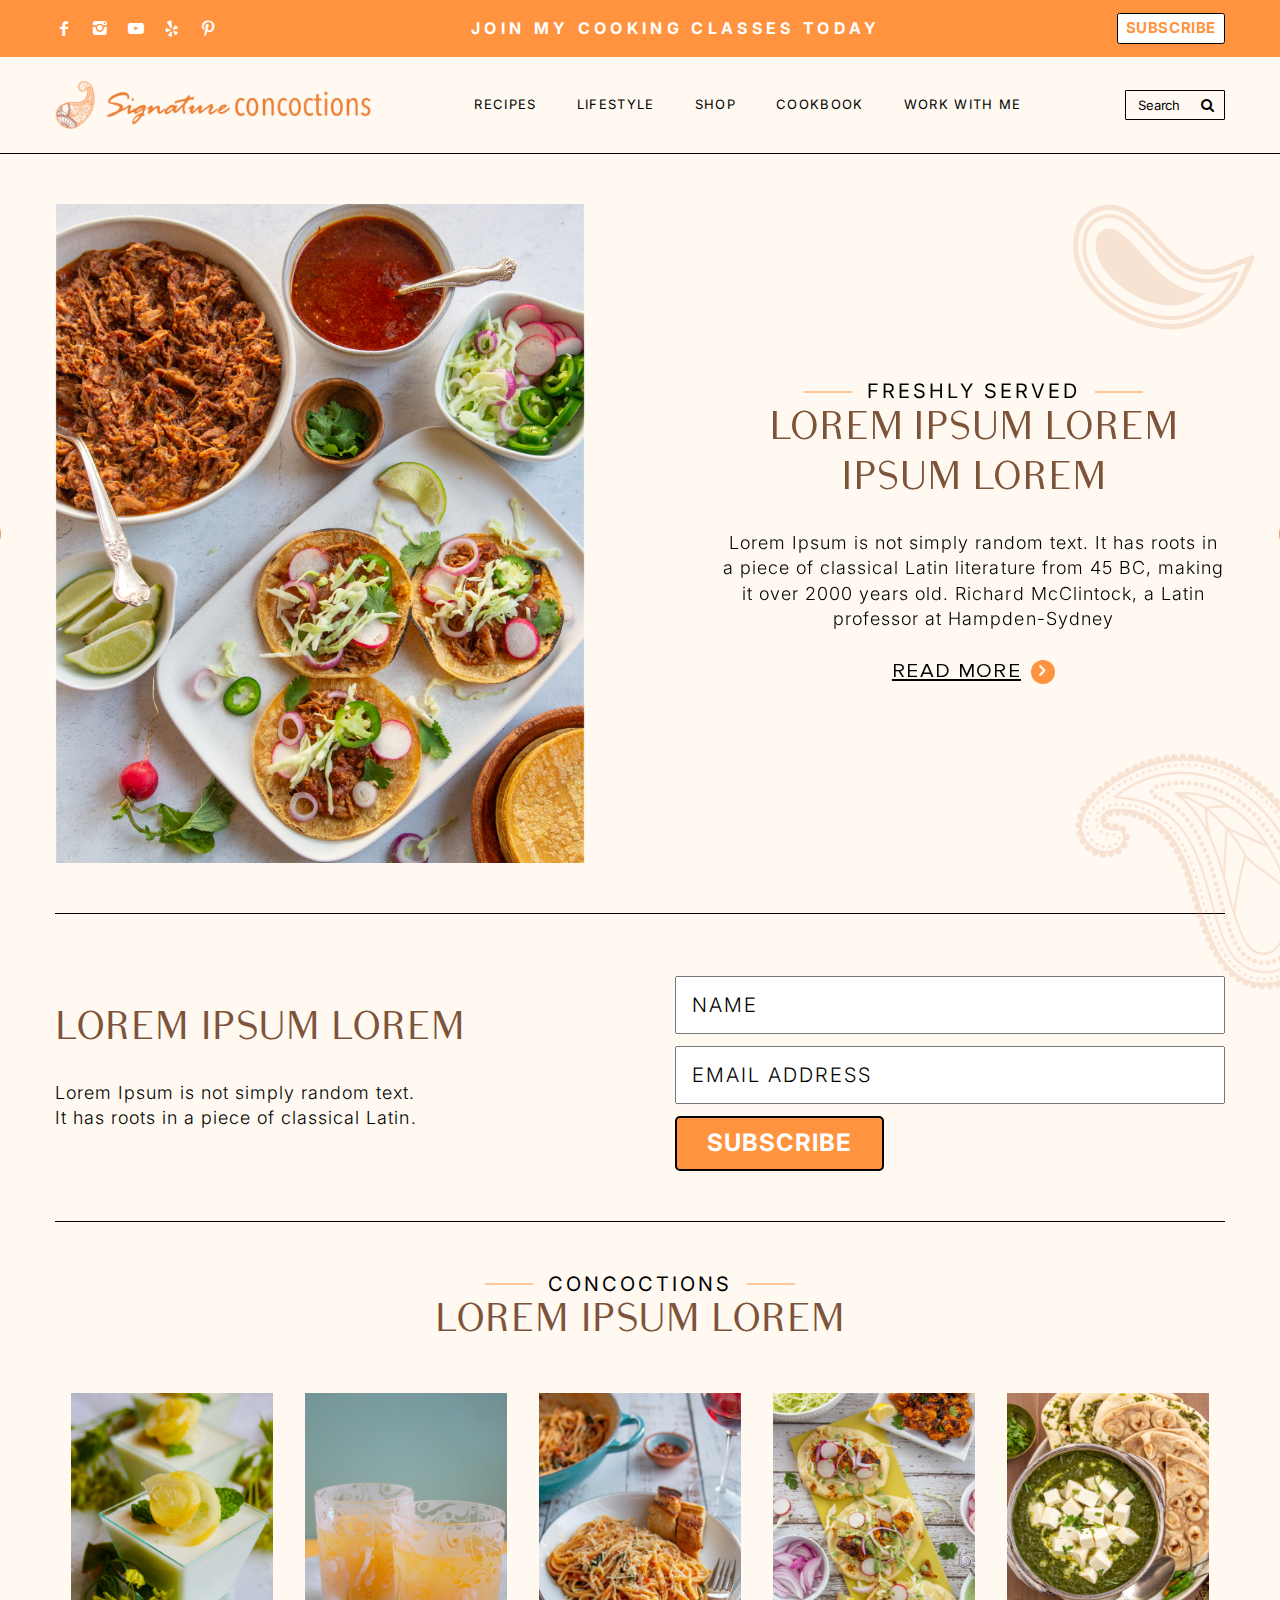
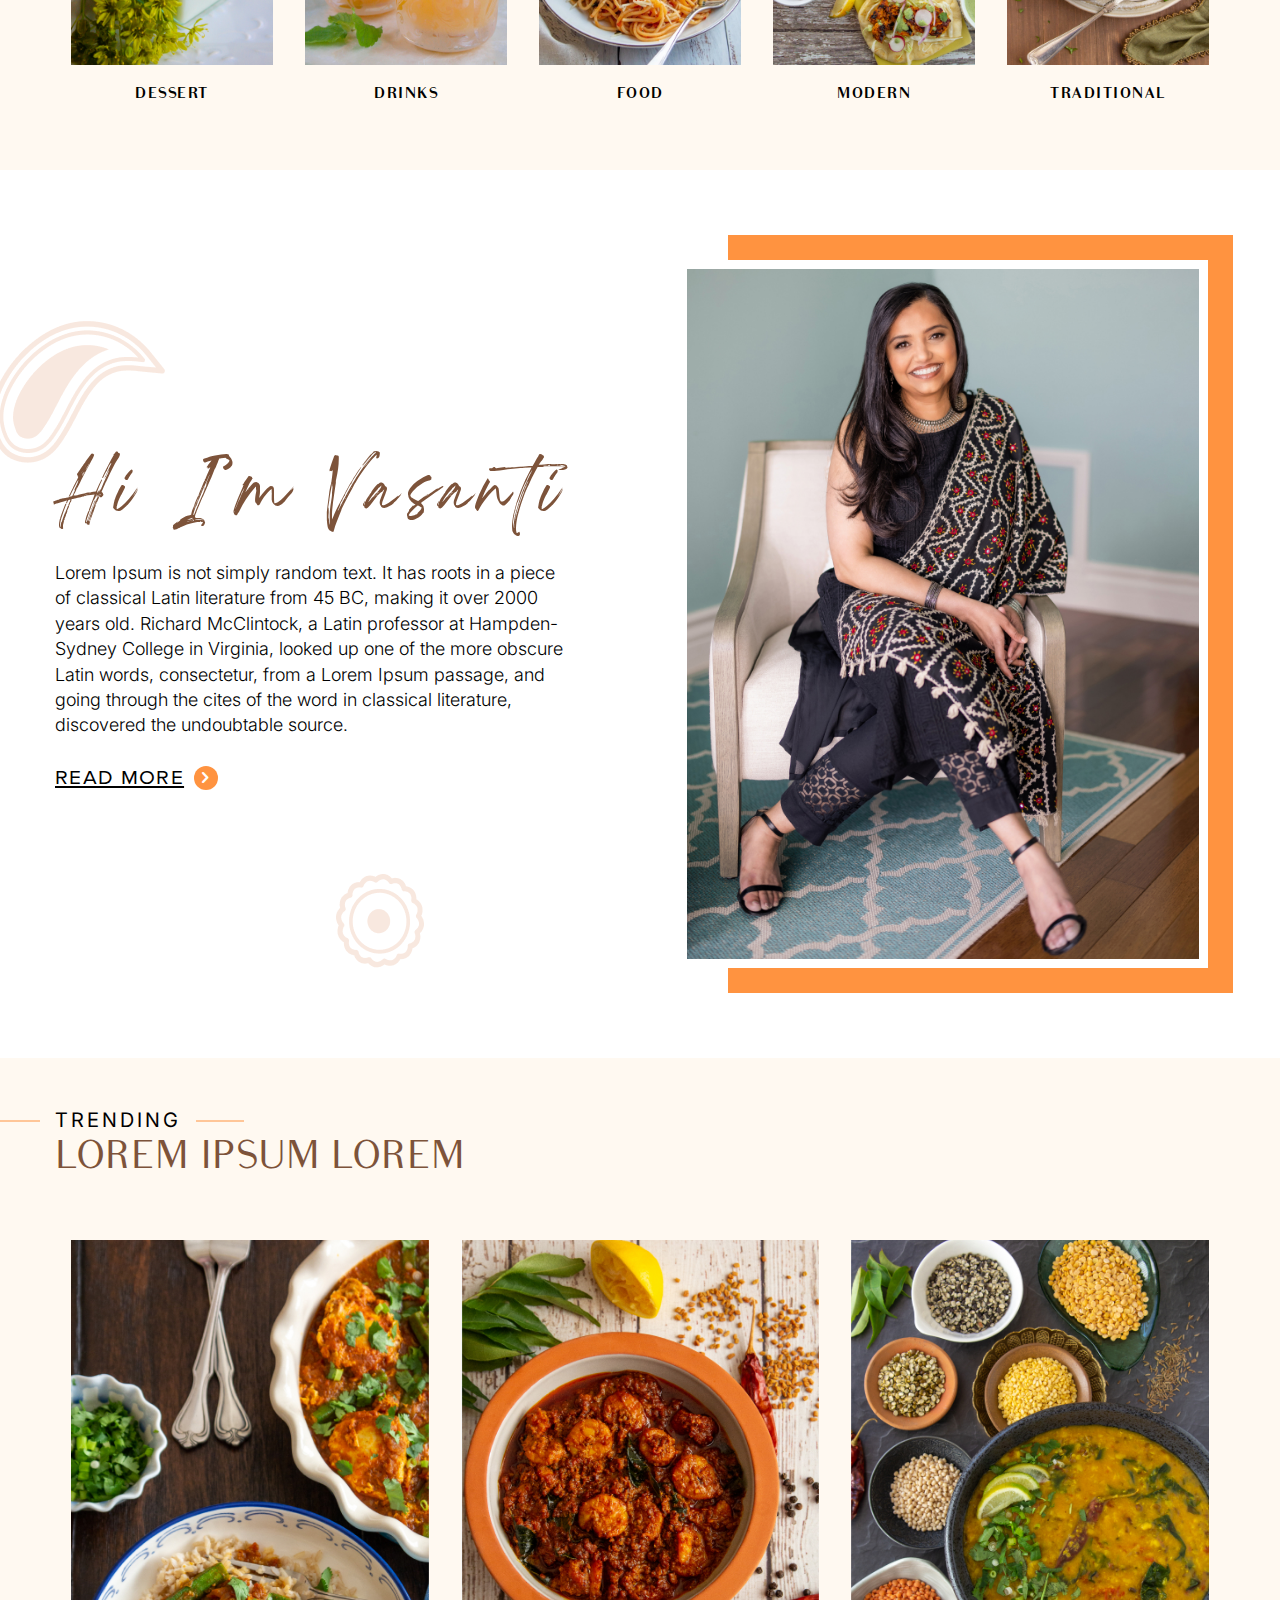
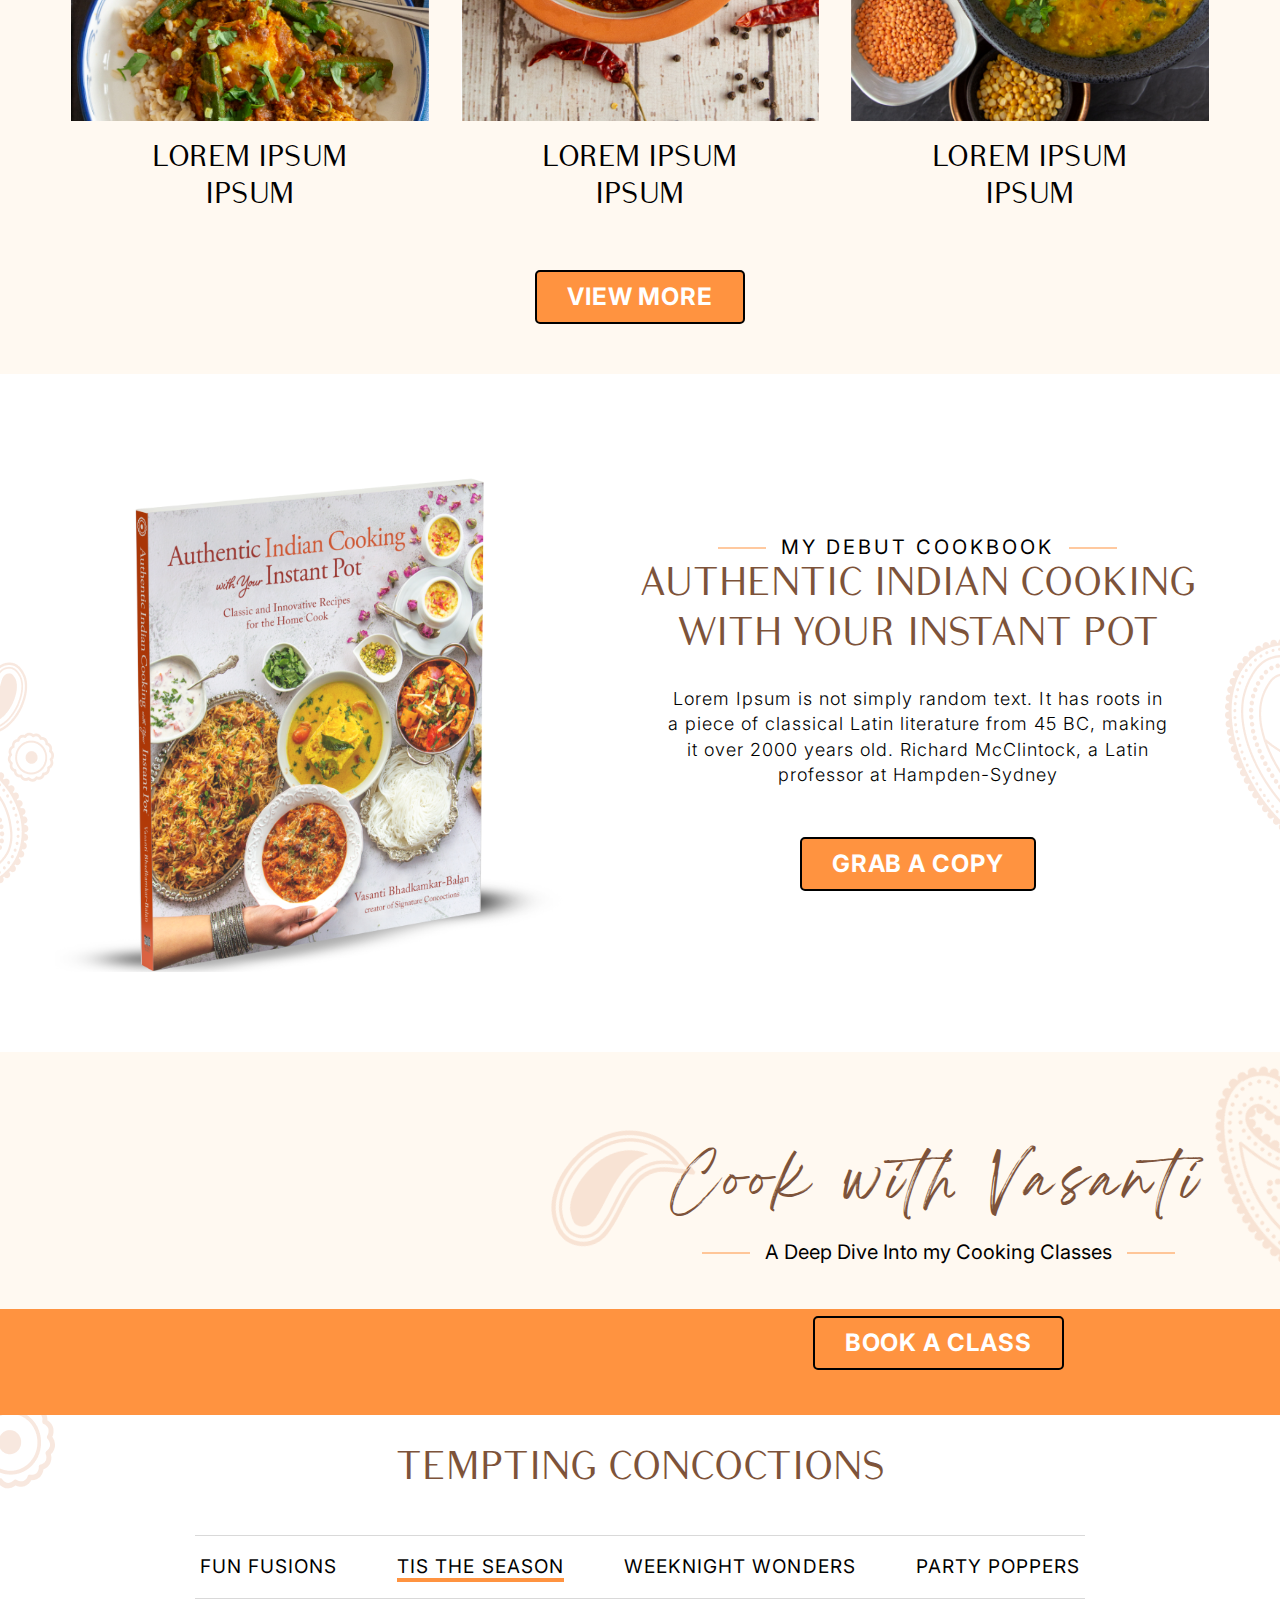
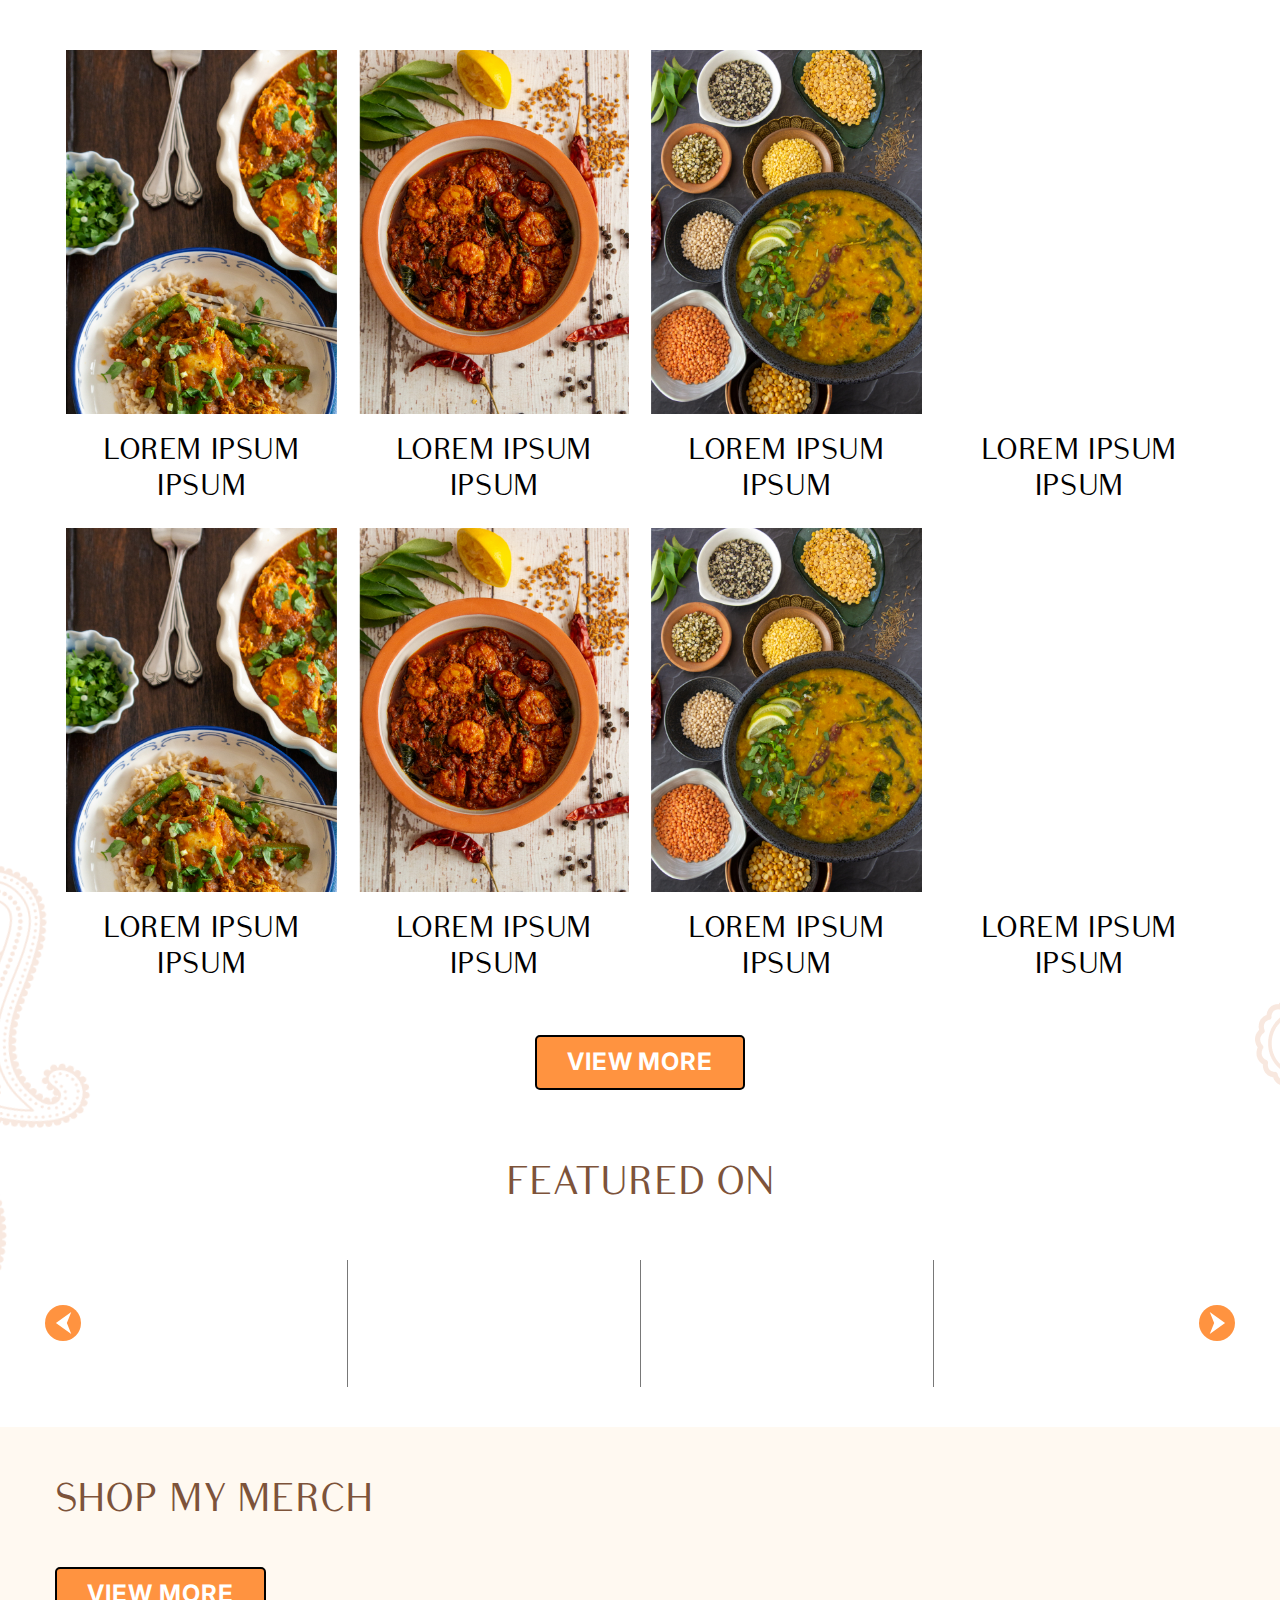
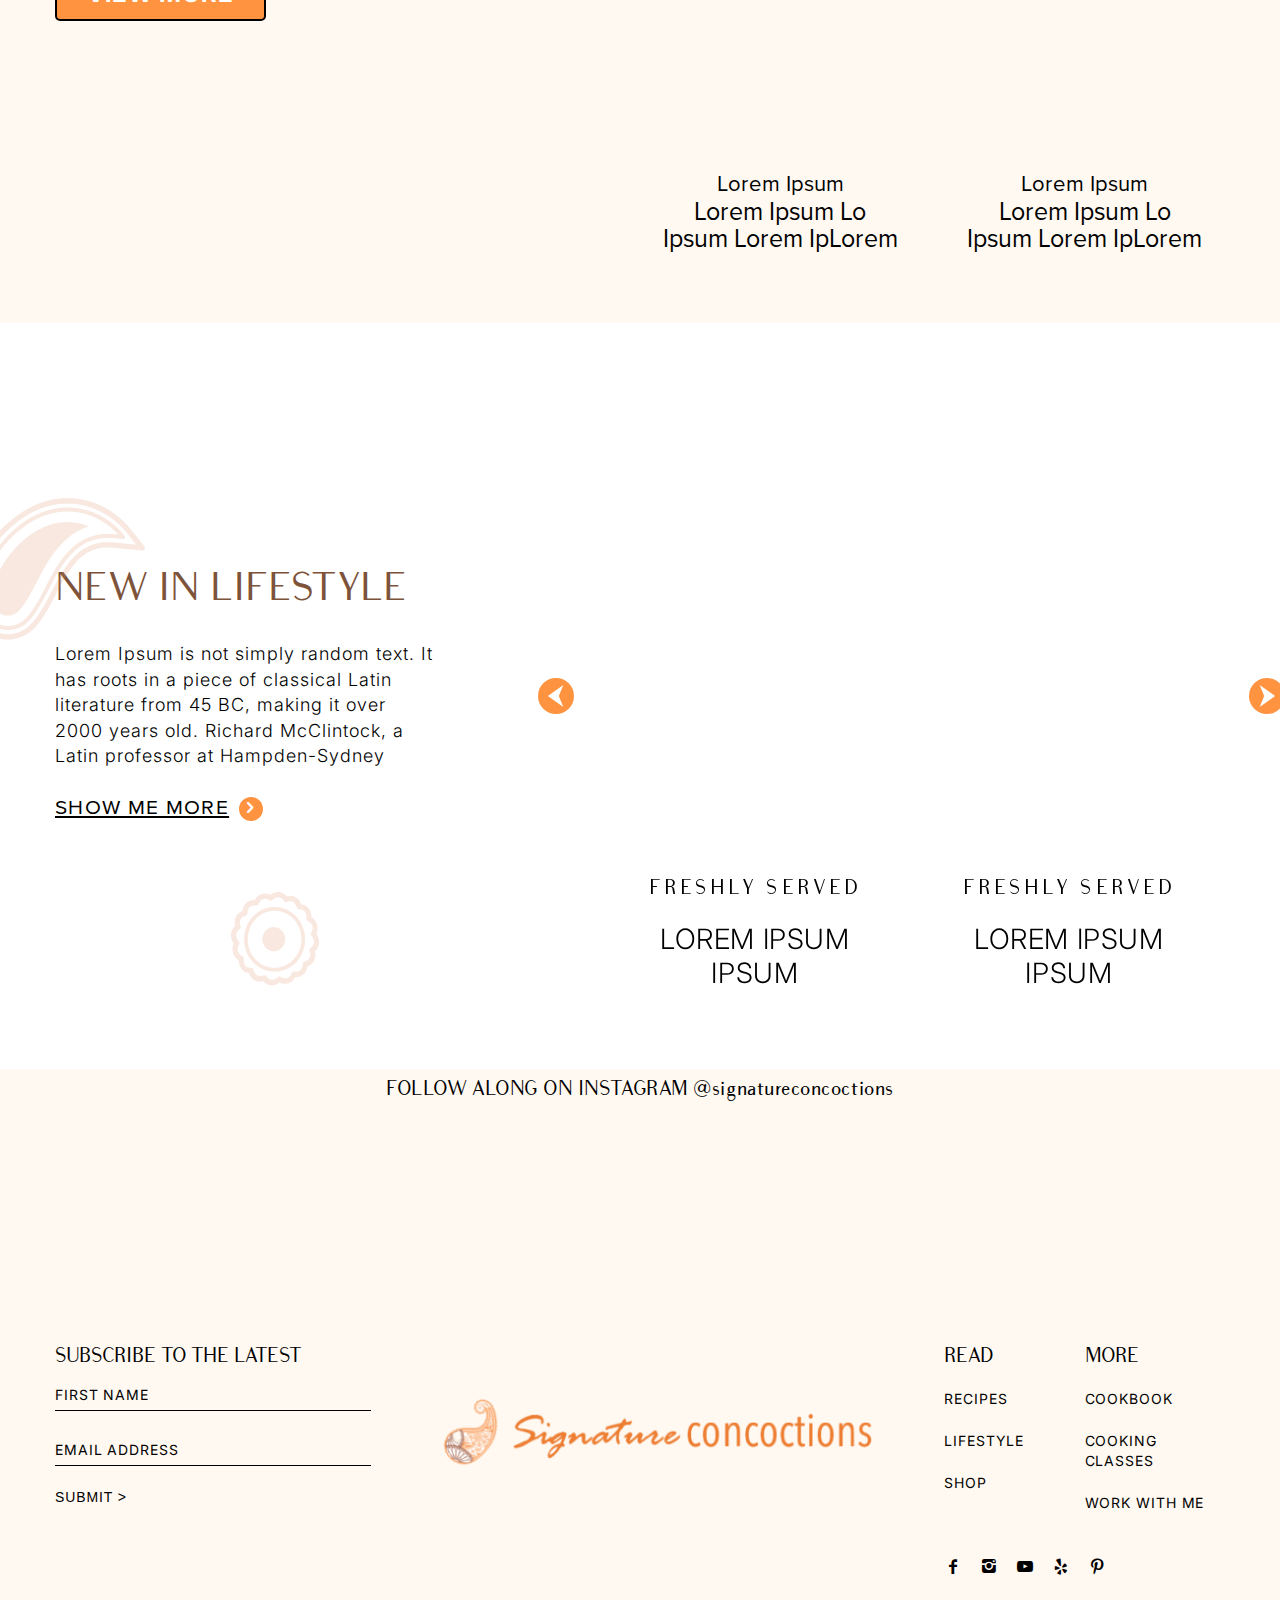
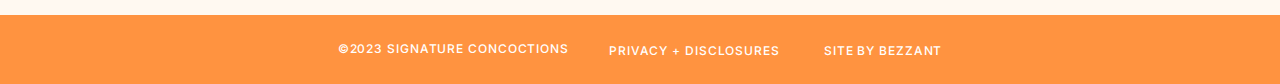
<file: index.html>
<!DOCTYPE html>
<html>

<head>
	<meta charset="utf-8">
	<meta http-equiv="X-UA-Compatible" content="IE=edge,chrome=1">
	<meta name="viewport" content="width=device-width, initial-scale=1, user-scalable=no">
	<link rel="shortcut icon" href="images/favicon.jpg" type="image/jpg">
	<title>Archived Chef</title>
	
	<link rel="stylesheet" type="text/css" href="css/plugins.css">
	<link rel="stylesheet" type="text/css" href="css/custom-dev.css">
</head>
<body>
	<header>
		<div class="annoucebar">
			<div class="custom-container">
				<div class="wrapper d-flex flex-wrap justify-content-between align-items-center">					
					<div class="social-media">
						<a href="javascript:;" title="Facebook">
							<span class="icon-facebook"></span>
						</a>
						<a href="javascript:;" title="Instagram">
							<span class="icon-instagram"></span>
						</a>						
						<a href="javascript:;" title="Youtube">
							<span class="icon-youtube-play"></span>
						</a>
						<a href="javascript:;" title="Yelp">
							<span class="icon-yelp-1"></span>
						</a>													
						<a href="javascript:;" title="Pinterest">
							<span class="icon-pinterest"></span>
						</a>
					</div>
					<div class="content">
						<a href="javascript:;">Join my cooking classes today</a>
					</div>
					<div class="btn-subscribe">
						<a href="javascript:;" class="btn-custom">subscribe</a>
					</div>
				</div>
			</div>
		</div>

		<div class="main-header gary-bg">
			<div class="custom-container">
				<div class="wrapper d-flex justify-content-between align-items-center">	
					
					<div class="logo">
						<a href="index.html" title="Shey cooks" >
							<img src="images/logo.png" title="Archived Chef" alt="logo" loading="lazy">
						</a>
					</div>	
					<div class="open-menu display-mobile">
						<span class="icon-menu"></span>
					</div>
					<div class="header-menu">
						<div class="close-menu">
							<span class="icon-cancel"></span>
						</div>
						<ul>
							<li><a href="javascript:;">Recipes</a></li>						
							<li><a href="javascript:;">Lifestyle</a></li>
							<li><a href="javascript:;">Shop</a></li>
							<li><a href="javascript:;">CookBook</a></li>
							<li><a href="javascript:;">work with me</a></li>
						</ul>
					</div>
					<div class="search-field">
						<form method="GET" action="#"> 
							<input type="search" name="s" id="searchRecipes" placeholder="Search" required=""> 
							<button type="submit" class="btn-search-recipes">
								<span class="icon-search"></span>
							</button>
						</form>
					</div>
					
				</div>
			</div>
		</div>
	</header>
	<section class="banner gary-bg">		
		<div class="custom-container-large">
			<div class="wrapper banner-content">
				<div class="pattern pattern-1">
					<img src="images/pattern-1.png" loading="lazy" />
				</div>
				<div class="pattern pattern-2">
					<img src="images/pattern-2.png" loading="lazy" />
				</div>
				<div class="banner-slider">
					<div class="item">
						<div class="banner-item">
							<div class="image-box">
								<img src="images/home-slider.jpg" loading="lazy" />
							</div>
							<div class="content">
								<div class="sec-heading text-center">
									<h2>Freshly served</h2>
									<h4>Lorem Ipsum Lorem Ipsum Lorem</h4>
									<p>Lorem Ipsum is not simply random text. It has roots in a piece of classical Latin literature from 45 BC, making it over 2000 years old. Richard McClintock, a Latin professor at Hampden-Sydney </p>
									<div class="read-more">
										<a href="javascript:;">Read more<span class="icon-right-open"></span></a>
									</div>
								</div>
							</div>
						</div>
					</div>
					<div class="item">
						<div class="banner-item">
							<div class="image-box">
								<img src="images/home-slider.jpg" loading="lazy" />
							</div>
							<div class="content">
								<div class="sec-heading text-center">
									<h2>Freshly served</h2>
									<h4>Lorem Ipsum Lorem Ipsum Lorem</h4>
									<p>Lorem Ipsum is not simply random text. It has roots in a piece of classical Latin literature from 45 BC, making it over 2000 years old. Richard McClintock, a Latin professor at Hampden-Sydney </p>
									<div class="read-more">
										<a href="javascript:;">Read more<span class="icon-right-open"></span></a>
									</div>
								</div>
							</div>
						</div>
					</div>
				</div>			
			</div>
		</div>
	</section>
	<section class="subscribe gary-bg">
		<div class="custom-container-large">
			<div class="wrapper">
				<div class="sec-heading">
					<h4>Lorem Ipsum Lorem</h4>
					<p>Lorem Ipsum is not simply random text. <br />It has roots in a piece of classical Latin.</p>
				</div>
				<div class="subscribe-form">
					<form method="post">
						<div class="form-field">
							<div class="subscribe-input-field">
								<div class="input-field">
									<input type="text" placeholder="name" name="name" id="name" />
								</div>
								<div class="input-field">
									<input type="email" placeholder="Email Address" name="email" id="email" />
								</div>
							</div>							
							<div class="form-submit">
								<button type="button" class="btn-custom-orange">subscribe</button>
							</div>
						</div>
					</form>
				</div>
			</div>
		</div>
	</section>
	<section class="concoctions gary-bg">
		<div class="custom-container-large">
			<div class="wrapper">
				<div class="sec-heading">
					<h2>concoctions</h2>
					<h4>Lorem Ipsum Lorem</h4>					
				</div>
				<div class="product-list">
					<div class="item">
						<div class="product-box">
							<div class="image-box">
								<a href="javascript:;">
									<img src="images/dessert.jpg" loading="lazy" alt="dessert" title="Dessert" />
								</a>
							</div>
							<h5><a href="javascript:;">Dessert</a></h5>
						</div>
					</div>					
					<div class="item">
						<div class="product-box">
							<div class="image-box">
								<a href="javascript:;">
									<img src="images/drinks.jpg" loading="lazy" alt="drinks" title="Drinks" />
								</a>								
							</div>
							<h5><a href="javascript:;">Drinks</a></h5>
						</div>
					</div>
					<div class="item">
						<div class="product-box">
							<div class="image-box">
								<a href="javascript:;">
									<img src="images/food.jpg" loading="lazy" alt="food" title="Food" />
								</a>								
							</div>
							<h5><a href="javascript:;">Food</a></h5>
						</div>
					</div>
					<div class="item">
						<div class="product-box">
							<div class="image-box">
								<a href="javascript:;">
									<img src="images/modern.jpg" loading="lazy" alt="Modern" title="Modern" />
								</a>
								
							</div>
							<h5><a href="javascript:;">Modern</a></h5>
						</div>
					</div>
					<div class="item">
						<div class="product-box">
							<div class="image-box">
								<a href="javascript:;">
									<img src="images/traditional.jpg" loading="lazy" alt="Traditional" title="Traditional" />
								</a>								
							</div>
							<h5><a href="javascript:;">Traditional</a></h5>
						</div>
					</div>
				</div>
			</div>
		</div>
	</section>
	<section class="vasanti-about">
		<div class="custom-container">
			<div class="wrapper">
				<div class="pattern pattern-3">
					<img src="images/pattern-3.png" loading="lazy" />
				</div>
				<div class="pattern pattern-4">
					<img src="images/pattern-4.png" loading="lazy" />
				</div>
				<div class="content">
					<h2>Hi I’m Vasanti</h2>
					<p>Lorem Ipsum is not simply random text. It has roots in a piece of classical Latin literature from 45 BC, making it over 2000 years old. Richard McClintock, a Latin professor at Hampden-Sydney College in Virginia, looked up one of the more obscure Latin words, consectetur, from a Lorem Ipsum passage, and going through the cites of the word in classical literature, discovered the undoubtable source.</p>
					<div class="read-more">
						<a href="javascript:;" tabindex="0">Read more<span class="icon-right-open"></span></a>
					</div>
				</div>
				<div class="image-box">
					<img src="images/vasanti-balan.jpg" loading="lazy" alt="vasanti-balan" title="vasanti Balan" />
 				</div>
			</div>
		</div>
	</section>
	<section class="trending gary-bg">
		<div class="custom-container">
			<div class="wrapper">
				<div class="sec-heading">
					<h2>trending</h2>
					<h4>Lorem Ipsum Lorem</h4>					
				</div>
				<div class="product-list">
					<div class="item">
						<div class="product-box">
							<div class="image-box">
								<a href="javascript:;">
									<img src="images/trending-1.jpg" loading="lazy" alt="trending" title="trending" />
								</a>
							</div>
							<h4><a href="javascript:;">Lorem Ipsum <br/>Ipsum </a></h4>
						</div>
					</div>					
					<div class="item">
						<div class="product-box">
							<div class="image-box">
								<a href="javascript:;">
									<img src="images/trending-2.jpg" loading="lazy" alt="trending" title="trending" />
								</a>								
							</div>
							<h4><a href="javascript:;">Lorem Ipsum <br/>Ipsum </a></h4>
						</div>
					</div>
					<div class="item">
						<div class="product-box">
							<div class="image-box">
								<a href="javascript:;">
									<img src="images/trending-3.jpg" loading="lazy" alt="trending" title="trending" />
								</a>								
							</div>
							<h4><a href="javascript:;">Lorem Ipsum <br/>Ipsum </a></h4>
						</div>
					</div>					
				</div>
				<div class="view-more text-center">
					<a href="javascript:;" class="btn-custom-orange">View More</a>					
				</div>
			</div>
		</div>
	</section>
	<section class="cookbook">
		<div class="custom-container">
			<div class="wrapper">
				<div class="pattern pattern-1">
					<img src="images/pattern-5.png" loading="lazy" />
				</div>
				<div class="pattern pattern-2">
					<img src="images/pattern-5.png" loading="lazy" />
				</div>
				<div class="cookbook-image">
					<img src="images/cookbook.png" loading="lazy" />
				</div>
				<div class="sec-heading text-center">
					<h2>My debut cookbook</h2>
					<h4>Authentic Indian Cooking <br />with your Instant Pot</h4>
					<p>Lorem Ipsum is not simply random text. It has roots in a piece of classical Latin literature from 45 BC, making it over 2000 years old. Richard McClintock, a Latin professor at Hampden-Sydney </p>					
					<div class="grab-copy text-center">
						<a href="javascript:;" class="btn-custom-orange">Grab a copy</a>					
					</div>
				</div>
			</div>
		</div>
	</section>
	<section class="book-class gary-bg">
		<div class="custom-container-large">
			<div class="wrapper">
				<div class="pattern pattern-1">
					<img src="images/pattern-1.png" loading="lazy" />
				</div>
				<div class="pattern pattern-2">
					<img src="images/pattern-2.png" loading="lazy" />
				</div>
				<div class="book-class-image">
					<img src="images/vasanti-balan-2.png" loading="lazy" alt="vasanti-balan-2.png" title="Vasanti Balan" />
				</div>
				<div class="content">
					<h2>Cook with Vasanti</h2>
					<div class="sec-heading text-center">
						<h2>A Deep Dive Into my Cooking Classes</h2>
					</div>
					<div class="btn-book-class text-center">
						<a href="javascript:;" class="btn-custom-orange">Book a Class</a>					
					</div>
				</div>				
			</div>
		</div>
	</section>
	<section class="tempting-concoctions">
		<div class="custom-container">
			<div class="wrapper">
				<div class="pattern pattern-1">
					<img src="images/pattern-4.png" loading="lazy" />
				</div>
				<div class="pattern pattern-2">
					<img src="images/pattern-5.png" loading="lazy" />
				</div>
				<div class="pattern pattern-3">
					<img src="images/pattern-2.png" loading="lazy" />
				</div>
				<div class="pattern pattern-4">
					<img src="images/pattern-4.png" loading="lazy" />
				</div>
				<div class="sec-heading text-center">
					<h4>tempting concoctions</h4>								
				</div>
				<div class="tempting-link">
					<div class="item">
						<a href="javascript:;">fun fusions</a>
					</div>
					<div class="item">
						<a href="javascript:;" class="active">tis the season</a>
					</div>
					<div class="item">
						<a href="javascript:;">weeknight wonders</a>
					</div>
					<div class="item">
						<a href="javascript:;">party poppers</a>
					</div>
				</div>
				<div class="product-list">
					<div class="item">
						<div class="product-box">
							<div class="image-box">
								<a href="javascript:;">
									<img src="images/trending-1.jpg" loading="lazy" alt="trending" title="trending" />
								</a>
							</div>
							<h4><a href="javascript:;">Lorem Ipsum <br/>Ipsum </a></h4>
						</div>
					</div>					
					<div class="item">
						<div class="product-box">
							<div class="image-box">
								<a href="javascript:;">
									<img src="images/trending-2.jpg" loading="lazy" alt="trending" title="trending" />
								</a>								
							</div>
							<h4><a href="javascript:;">Lorem Ipsum <br/>Ipsum </a></h4>
						</div>
					</div>
					<div class="item">
						<div class="product-box">
							<div class="image-box">
								<a href="javascript:;">
									<img src="images/trending-3.jpg" loading="lazy" alt="trending" title="trending" />
								</a>								
							</div>
							<h4><a href="javascript:;">Lorem Ipsum <br/>Ipsum </a></h4>
						</div>
					</div>	
					<div class="item">
						<div class="product-box">
							<div class="image-box">
								<a href="javascript:;">
									<img src="images/trending-4.jpg" loading="lazy" alt="trending" title="trending" />
								</a>								
							</div>
							<h4><a href="javascript:;">Lorem Ipsum <br/>Ipsum </a></h4>
						</div>
					</div>	
					<div class="item">
						<div class="product-box">
							<div class="image-box">
								<a href="javascript:;">
									<img src="images/trending-1.jpg" loading="lazy" alt="trending" title="trending" />
								</a>
							</div>
							<h4><a href="javascript:;">Lorem Ipsum <br/>Ipsum </a></h4>
						</div>
					</div>					
					<div class="item">
						<div class="product-box">
							<div class="image-box">
								<a href="javascript:;">
									<img src="images/trending-2.jpg" loading="lazy" alt="trending" title="trending" />
								</a>								
							</div>
							<h4><a href="javascript:;">Lorem Ipsum <br/>Ipsum </a></h4>
						</div>
					</div>
					<div class="item">
						<div class="product-box">
							<div class="image-box">
								<a href="javascript:;">
									<img src="images/trending-3.jpg" loading="lazy" alt="trending" title="trending" />
								</a>								
							</div>
							<h4><a href="javascript:;">Lorem Ipsum <br/>Ipsum </a></h4>
						</div>
					</div>	
					<div class="item">
						<div class="product-box">
							<div class="image-box">
								<a href="javascript:;">
									<img src="images/trending-4.jpg" loading="lazy" alt="trending" title="trending" />
								</a>								
							</div>
							<h4><a href="javascript:;">Lorem Ipsum <br/>Ipsum </a></h4>
						</div>
					</div>						
				</div>
				<div class="view-more text-center">
					<a href="javascript:;" class="btn-custom-orange">View More</a>					
				</div>
			</div>
		</div>
	</section>
	<section class="feature-on">
		<div class="custom-container">
			<div class="wrapper">
				<div class="sec-heading text-center">
					<h4>Featured on</h4>
				</div>
				<div class="feature-slider">
					<div class="item">
						<div class="image-box">
							<img src="images/clean-eating.jpg" loading="lazy" />
						</div>						
					</div>
					<div class="item">
						<div class="image-box">
							<img src="images/the-beet.jpg" loading="lazy" />
						</div>						
					</div>
					<div class="item">
						<div class="image-box">
							<img src="images/mind-body-green.jpg" loading="lazy" />
						</div>						
					</div>
					<div class="item">
						<div class="image-box">
							<img src="images/brit-co.jpg" loading="lazy" />
						</div>						
					</div>
					<div class="item">
						<div class="image-box">
							<img src="images/clean-eating.jpg" loading="lazy" />
						</div>						
					</div>
					<div class="item">
						<div class="image-box">
							<img src="images/the-beet.jpg" loading="lazy" />
						</div>						
					</div>
					<div class="item">
						<div class="image-box">
							<img src="images/mind-body-green.jpg" loading="lazy" />
						</div>						
					</div>
					<div class="item">
						<div class="image-box">
							<img src="images/brit-co.jpg" loading="lazy" />
						</div>						
					</div>
				</div>
			</div>
		</div>
	</section>
	<section class="shop-my gary-bg">
		<div class="custom-container">
			<div class="wrapper">
				<div class="sec-heading">
					<h4>shop my MERCH</h4>
					<div class="view-more">
						<a href="javascript:;" class="btn-custom-orange">View More</a>					
					</div>
				</div>
				<div class="shop-product-list">
					<div class="item">
						<div class="shop-product">
							<div class="image-box">
								<a href="javascript:;"><img src="images/shop-1.jpg" loading="lazy" /></a> 
							</div>
							<div class="content">
								<h2><a href="javascript:;">Lorem Ipsum </a></h2>
								<p>Lorem Ipsum Lo Ipsum Lorem IpLorem </p>
							</div>
						</div>
					</div>
					<div class="item">
						<div class="shop-product">
							<div class="image-box">
								<a href="javascript:;"><img src="images/shop-2.jpg" loading="lazy" /></a> 
							</div>
							<div class="content">
								<h2><a href="javascript:;">Lorem Ipsum </a></h2>
								<p>Lorem Ipsum Lo Ipsum Lorem IpLorem </p>
							</div>
						</div>
					</div>
				</div>
			</div>
		</div>
	</section>
	<section class="lifestyle">
		<div class="custom-container-large">
			<div class="wrapper">
				<div class="pattern pattern-1">
					<img src="images/pattern-3.png" loading="lazy" />
				</div>
				<div class="pattern pattern-2">
					<img src="images/pattern-4.png" loading="lazy" />
				</div>
				<div class="pattern pattern-3">
					<img src="images/pattern-2.png" loading="lazy" />
				</div>
				<div class="lifestyle-content">
					<div class="sec-heading">
						<h4>New in Lifestyle</h4>
						<p>Lorem Ipsum is not simply random text. It has roots in a piece of classical Latin literature from 45 BC, making it over 2000 years old. Richard McClintock, a Latin professor at Hampden-Sydney</p>
						<div class="read-more">
							<a href="javascript:;">Show me more<span class="icon-right-open"></span></a>
						</div>
					</div>
				</div>
				<div class="lifestyle-slider">
					<div class="item">
						<div class="lifestyle-product">
							<div class="image-box">
								<a href="javascript:;">
									<img src="images/lifestyle-1.jpg" loading="lazy" />
								</a>
							</div>
							<div class="content">
								<h5><a href="javascript:;">Freshly Served</a></h5>
								<p>Lorem Ipsum Ipsum </p>
							</div>
						</div>
					</div>
					<div class="item">
						<div class="lifestyle-product">
							<div class="image-box">
								<a href="javascript:;">
									<img src="images/lifestyle-1.jpg" loading="lazy" />
								</a>
							</div>
							<div class="content">
								<h5><a href="javascript:;">Freshly Served</a></h5>
								<p>Lorem Ipsum Ipsum </p>
							</div>
						</div>
					</div>
					<div class="item">
						<div class="lifestyle-product">
							<div class="image-box">
								<a href="javascript:;">
									<img src="images/lifestyle-1.jpg" loading="lazy" />
								</a>
							</div>
							<div class="content">
								<h5><a href="javascript:;">Freshly Served</a></h5>
								<p>Lorem Ipsum Ipsum </p>
							</div>
						</div>
					</div>
					<div class="item">
						<div class="lifestyle-product">
							<div class="image-box">
								<a href="javascript:;">
									<img src="images/lifestyle-1.jpg" loading="lazy" />
								</a>
							</div>
							<div class="content">
								<h5><a href="javascript:;">Freshly Served</a></h5>
								<p>Lorem Ipsum Ipsum </p>
							</div>
						</div>
					</div>
				</div>
			</div>
		</div>
	</section>
	<section class="instagram gary-bg">
		<h5>FOLLOW ALONG ON INSTAGRAM <a href="https://www.instagram.com/signatureconcoctions" target="_blank">@signatureconcoctions </a></h5>
		<div class="instagram-images">
			<div class="item">
				<img src="images/instagram-1.jpg" loading="lazy" />
			</div>
			<div class="item">
				<img src="images/instagram-2.jpg" loading="lazy" />
			</div>
			<div class="item">
				<img src="images/instagram-3.jpg" loading="lazy" />
			</div>
			<div class="item">
				<img src="images/instagram-4.jpg" loading="lazy" />
			</div>
			<div class="item">
				<img src="images/instagram-5.jpg" loading="lazy" />
			</div>
			<div class="item">
				<img src="images/instagram-6.jpg" loading="lazy" />
			</div>
			<div class="item">
				<img src="images/instagram-7.jpg" loading="lazy" />
			</div>
		</div>
	</section>
	<footer>
		<div class="footer-top">		
			<div class="custom-container">
				<div class="wrapper">
					<div class="footer-subscribe">
						<h2>Subscribe to the latest</h2>
						<form method="post">					
							<div class="input-subscribe">
								<input type="text" placeholder="First name" name="fname"  />
							</div>
							<div class="input-subscribe">
								<input type="email" placeholder="Email address" name="email"  />
							</div>
							<button type="submit" class="btn-submit-subscribe">Submit > </button>
						</form>
					</div>
					<div class="footer-logo">
						<a href="javascript:;">
							<img src="images/logo.png" />
						</a>
					</div>
					<div class="footer-right">
						<div class="footer-menu-box">
							<div class="menu-box">
								<h3>Read</h3>
								<ul>
									<li><a href="javascript:;">Recipes</a></li>
									<li><a href="javascript:;">Lifestyle</a></li>
									<li><a href="javascript:;">Shop</a></li>
								</ul>
							</div>
							<div class="menu-box">
								<h3>More</h3>
								<ul>
									<li><a href="javascript:;">CookBook</a></li>
									<li><a href="javascript:;">Cooking Classes</a></li>
									<li><a href="javascript:;">Work With Me</a></li>
								</ul>
							</div>
						</div>					
						<div class="social-media">
							<a href="javascript:;" title="Facebook">
								<span class="icon-facebook"></span>
							</a>
							<a href="javascript:;" title="Instagram">
								<span class="icon-instagram"></span>
							</a>						
							<a href="javascript:;" title="Youtube">
								<span class="icon-youtube-play"></span>
							</a>
							<a href="javascript:;" title="Yelp">
								<span class="icon-yelp-1"></span>
							</a>													
							<a href="javascript:;" title="Pinterest">
								<span class="icon-pinterest"></span>
							</a>
						</div>					
					</div>
				</div>			
			</div>
		</div>
		<div class="footer-bottom">
			<div class="custom-container">
				<div class="wrapper">
					<div class="copytight">
						©2023 signature  concoctions
					</div>
					<div class="footer-bottom-menu">
						<a href="javascript:;">PRIVACY + DISCLOSURES</a>
						<a href="javascript:;">SITE BY bezzant</a>
					</div>
				</div>
			</div>
		</div>
	</footer>
	<script src="js/jquery.min.js" defer></script>
	<script src="js/plugins.js" defer></script>
	<script src="js/custom.js" defer></script>	
</body>
</html>
</file>
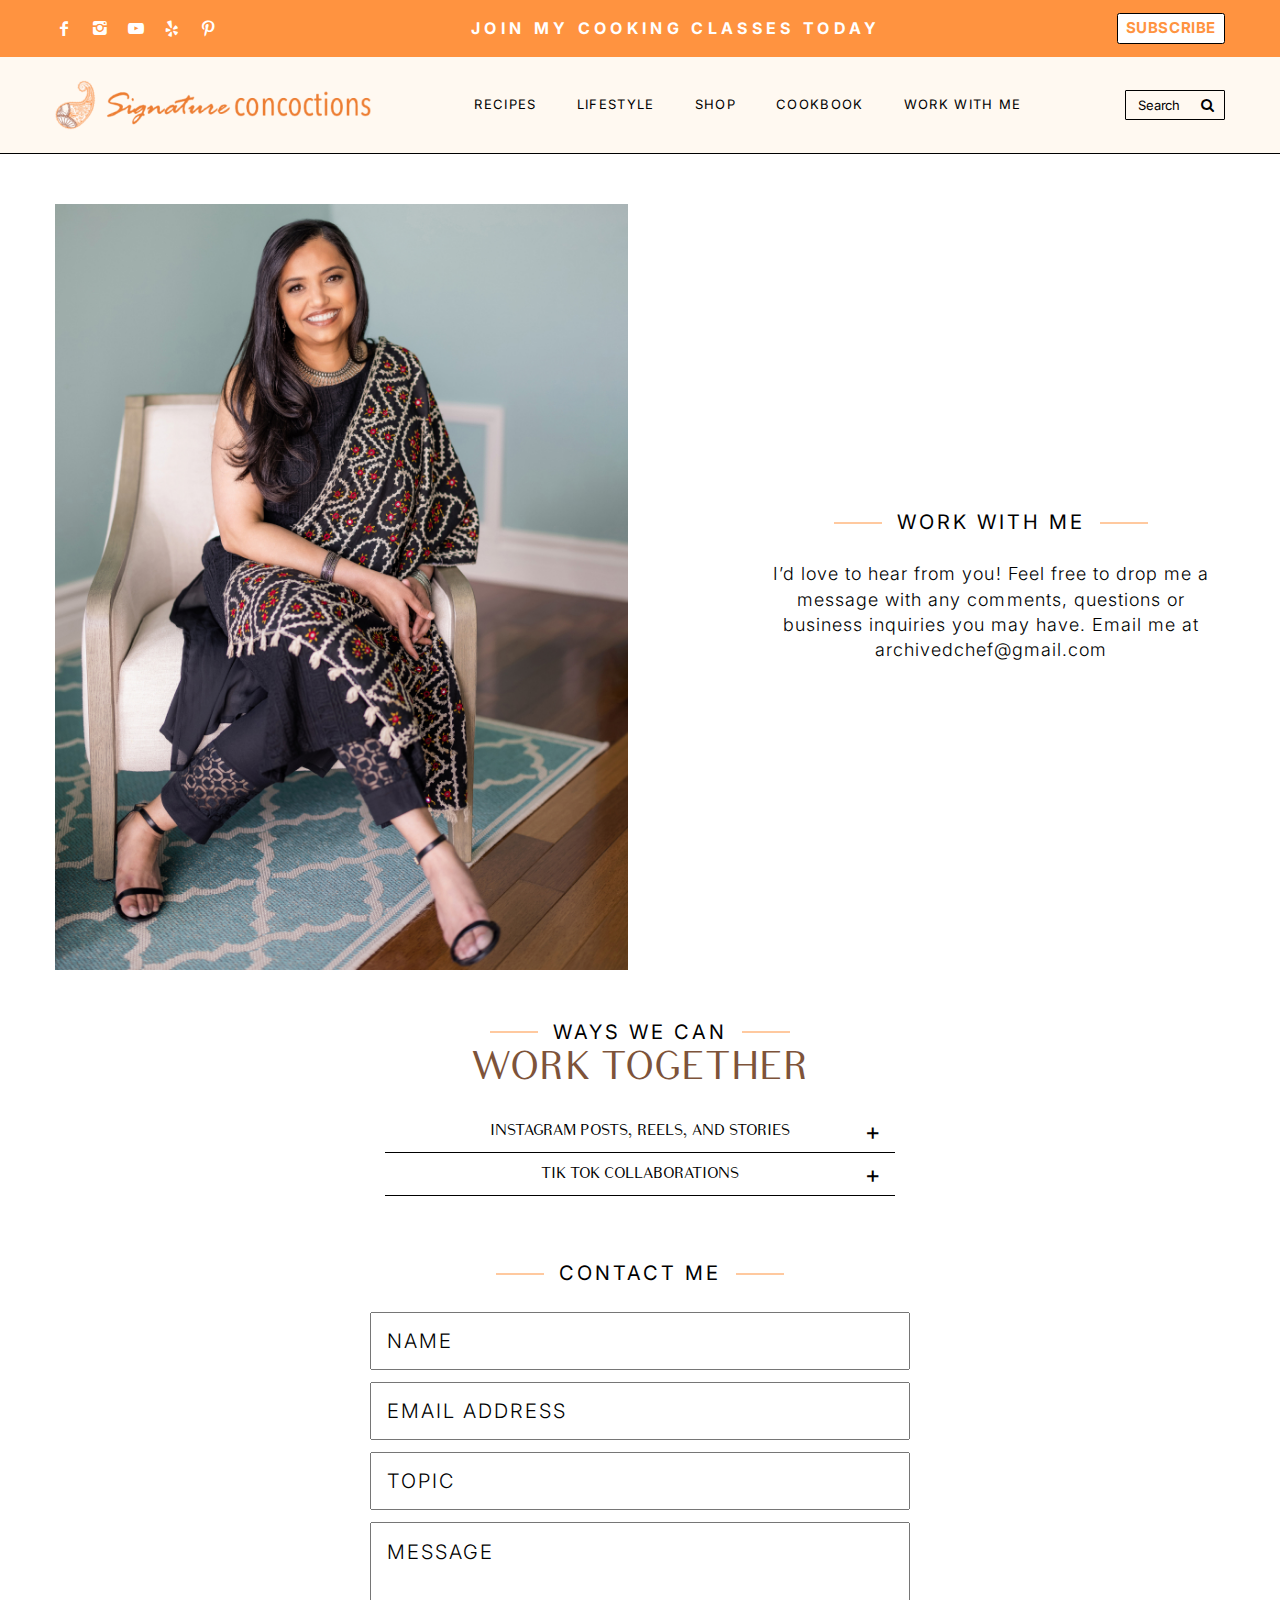
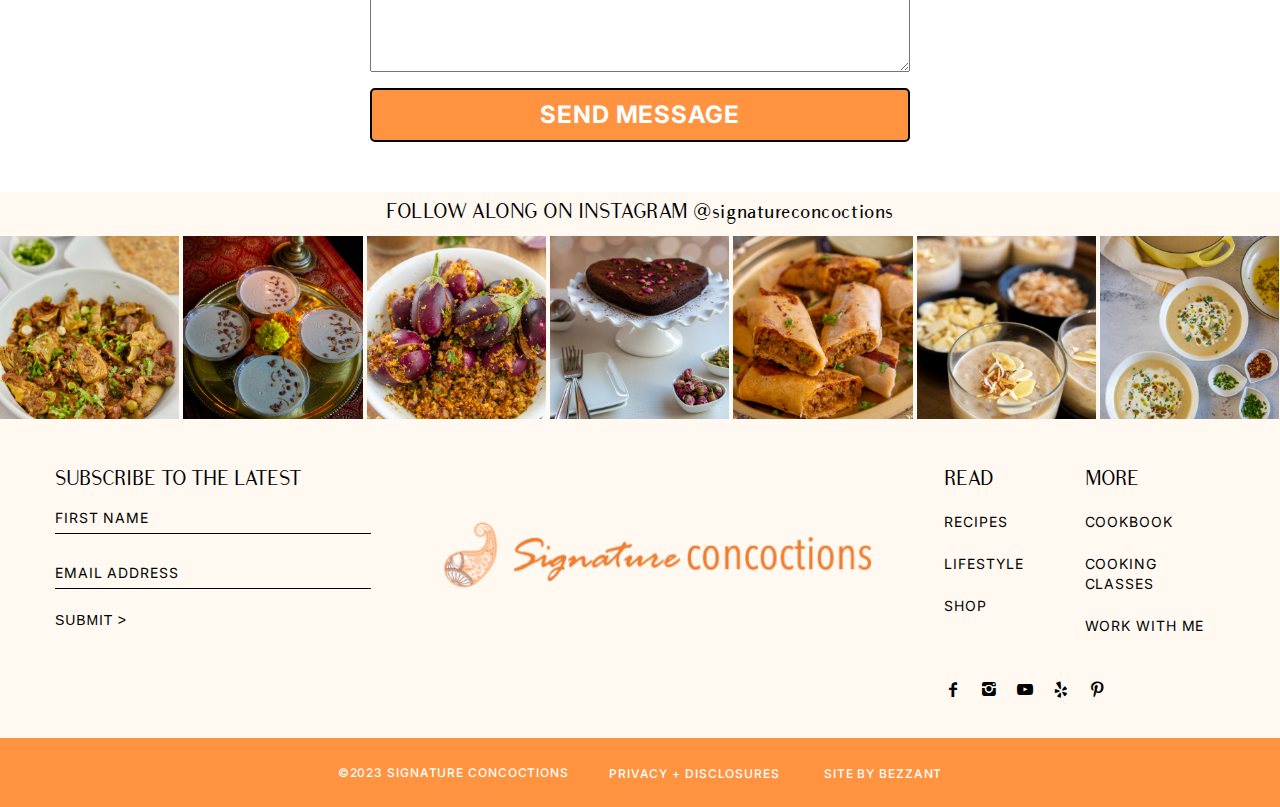
<file: contact.html>
<!DOCTYPE html>
<html>

<head>
	<meta charset="utf-8">
	<meta http-equiv="X-UA-Compatible" content="IE=edge,chrome=1">
	<meta name="viewport" content="width=device-width, initial-scale=1, user-scalable=no">
	<link rel="shortcut icon" href="images/favicon.jpg" type="image/jpg">
	<title>Archived Chef</title>

	<link rel="stylesheet" type="text/css" href="css/plugins.css">
	<link rel="stylesheet" type="text/css" href="css/custom-dev.css">
</head>

<body>
	<header>
		<div class="annoucebar">
			<div class="custom-container">
				<div class="wrapper d-flex flex-wrap justify-content-between align-items-center">
					<div class="social-media">
						<a href="javascript:;" title="Facebook">
							<span class="icon-facebook"></span>
						</a>
						<a href="javascript:;" title="Instagram">
							<span class="icon-instagram"></span>
						</a>
						<a href="javascript:;" title="Youtube">
							<span class="icon-youtube-play"></span>
						</a>
						<a href="javascript:;" title="Yelp">
							<span class="icon-yelp-1"></span>
						</a>
						<a href="javascript:;" title="Pinterest">
							<span class="icon-pinterest"></span>
						</a>
					</div>
					<div class="content">
						<a href="javascript:;">Join my cooking classes today</a>
					</div>
					<div class="btn-subscribe">
						<a href="javascript:;" class="btn-custom">subscribe</a>
					</div>
				</div>
			</div>
		</div>

		<div class="main-header gary-bg">
			<div class="custom-container">
				<div class="wrapper d-flex justify-content-between align-items-center">

					<div class="logo">
						<a href="index.html" title="Shey cooks">
							<img src="images/logo.png" title="Archived Chef" alt="logo" loading="lazy">
						</a>
					</div>
					<div class="open-menu display-mobile">
						<span class="icon-menu"></span>
					</div>
					<div class="header-menu">
						<div class="close-menu">
							<span class="icon-cancel"></span>
						</div>
						<ul>
							<li><a href="javascript:;">Recipes</a></li>
							<li><a href="javascript:;">Lifestyle</a></li>
							<li><a href="javascript:;">Shop</a></li>
							<li><a href="javascript:;">CookBook</a></li>
							<li><a href="javascript:;">work with me</a></li>
						</ul>
					</div>
					<div class="search-field">
						<form method="GET" action="#">
							<input type="search" name="s" id="searchRecipes" placeholder="Search" required="">
							<button type="submit" class="btn-search-recipes">
								<span class="icon-search"></span>
							</button>
						</form>
					</div>

				</div>
			</div>
		</div>
	</header>

	<section class="contact-head">
		<div class="custom-container">
			<div class="wrapper">
				<div class="contact-image">
					<img src="images/vasanti-balan.jpg" loading="lazy" />
				</div>
				<div class="sec-heading">
					<h2>WORK WITH ME</h2>
					<p>I’d love to hear from you! Feel free to drop me a message with any comments, questions or
						business inquiries you may have. Email me at <a
							href="mailto:archivedchef@gmail.com;">archivedchef@gmail.com</a>
					</p>
				</div>
			</div>
		</div>
	</section>
	<section class="work-to-gether">
		<div class="custom-container">
			<div class="wrapper">
				<div class="sec-heading text-center">
					<h2>WAYS WE CAN</h2>
					<h4>Work Together</h4>
				</div>
				<div class="recipes-filter-wrapper recipes-filter-wrapper-contact">
					<div class="recipes-single-filter-tab">
						<div class="recipes-single-filter-title">
							<a href="">Instagram Posts, Reels, and Stories <span class="closed">+</span>
								<span class="opened">-</span>
							</a>
						</div>
						<div class="recipes-single-filter-list">
							<div class="wysiwygCSS">
								<p>My instagram is an amazing resource for a collaboration because of the amazing community that I am so grateful to have grown my page with! I am open to partnering on Instagram Reels, Stories and Posts. Feel free to reach out down below!</p>
							</div>
						</div>
					</div>
					<div class="recipes-single-filter-tab">
						<div class="recipes-single-filter-title">
							<a href="">Tik Tok Collaborations <span class="closed">+</span>
								<span class="opened">-</span>
							</a>
						</div>
						<div class="recipes-single-filter-list">
							<div class="wysiwygCSS">
								<p>My tik tok page has my largest audience and most	viral videos! It showcases so many fun aspects of not only my food, but my life. If you are looking to collaborate on content for that page I would love to	discuss it with you!</p>
							</div>
						</div>
					</div>
				</div>
			</div>
		</div>
	</section>
	<section class="contact-me">
		<div class="custom-container">
			<div class="wrapper">
				<div class="sec-heading text-center">
					<h2>Contact Me</h2>
				</div>
				<div class="contact-form">
					<form method="post">
						<div class="form-field">
							<div class="contact-input-field">
								<div class="input-field">
									<input type="text" placeholder="name" name="name" id="name">
								</div>
								<div class="input-field">
									<input type="email" placeholder="Email Address" name="email" id="email">
								</div>
								<div class="input-field">
									<input type="text" placeholder="Topic" name="email" id="email">
								</div>
								<div class="input-field">
									<textarea  placeholder="Message" name="Message" ></textarea>
								</div>
							</div>							
							<div class="form-submit">
								<button type="button" class="btn-custom-orange">Send Message</button>
							</div>
						</div>
					</form>
				</div>
			</div>
		</div>
	</section>
	<section class="instagram gary-bg">
		<h5>FOLLOW ALONG ON INSTAGRAM <a href="https://www.instagram.com/signatureconcoctions"
				target="_blank">@signatureconcoctions </a></h5>
		<div class="instagram-images">
			<div class="item">
				<img src="images/instagram-1.jpg" loading="lazy" />
			</div>
			<div class="item">
				<img src="images/instagram-2.jpg" loading="lazy" />
			</div>
			<div class="item">
				<img src="images/instagram-3.jpg" loading="lazy" />
			</div>
			<div class="item">
				<img src="images/instagram-4.jpg" loading="lazy" />
			</div>
			<div class="item">
				<img src="images/instagram-5.jpg" loading="lazy" />
			</div>
			<div class="item">
				<img src="images/instagram-6.jpg" loading="lazy" />
			</div>
			<div class="item">
				<img src="images/instagram-7.jpg" loading="lazy" />
			</div>
		</div>
	</section>
	<footer>
		<div class="footer-top">
			<div class="custom-container">
				<div class="wrapper">
					<div class="footer-subscribe">
						<h2>Subscribe to the latest</h2>
						<form method="post">
							<div class="input-subscribe">
								<input type="text" placeholder="First name" name="fname" />
							</div>
							<div class="input-subscribe">
								<input type="email" placeholder="Email address" name="email" />
							</div>
							<button type="submit" class="btn-submit-subscribe">Submit > </button>
						</form>
					</div>
					<div class="footer-logo">
						<a href="javascript:;">
							<img src="images/logo.png" />
						</a>
					</div>
					<div class="footer-right">
						<div class="footer-menu-box">
							<div class="menu-box">
								<h3>Read</h3>
								<ul>
									<li><a href="javascript:;">Recipes</a></li>
									<li><a href="javascript:;">Lifestyle</a></li>
									<li><a href="javascript:;">Shop</a></li>
								</ul>
							</div>
							<div class="menu-box">
								<h3>More</h3>
								<ul>
									<li><a href="javascript:;">CookBook</a></li>
									<li><a href="javascript:;">Cooking Classes</a></li>
									<li><a href="javascript:;">Work With Me</a></li>
								</ul>
							</div>
						</div>
						<div class="social-media">
							<a href="javascript:;" title="Facebook">
								<span class="icon-facebook"></span>
							</a>
							<a href="javascript:;" title="Instagram">
								<span class="icon-instagram"></span>
							</a>
							<a href="javascript:;" title="Youtube">
								<span class="icon-youtube-play"></span>
							</a>
							<a href="javascript:;" title="Yelp">
								<span class="icon-yelp-1"></span>
							</a>
							<a href="javascript:;" title="Pinterest">
								<span class="icon-pinterest"></span>
							</a>
						</div>
					</div>
				</div>
			</div>
		</div>
		<div class="footer-bottom">
			<div class="custom-container">
				<div class="wrapper">
					<div class="copytight">
						©2023 signature concoctions
					</div>
					<div class="footer-bottom-menu">
						<a href="javascript:;">PRIVACY + DISCLOSURES</a>
						<a href="javascript:;">SITE BY bezzant</a>
					</div>
				</div>
			</div>
		</div>
	</footer>
	<script src="js/jquery.min.js" defer></script>
	<script src="js/plugins.js" defer></script>
	<script src="js/custom.js" defer></script>

</body>

</html>
</file>
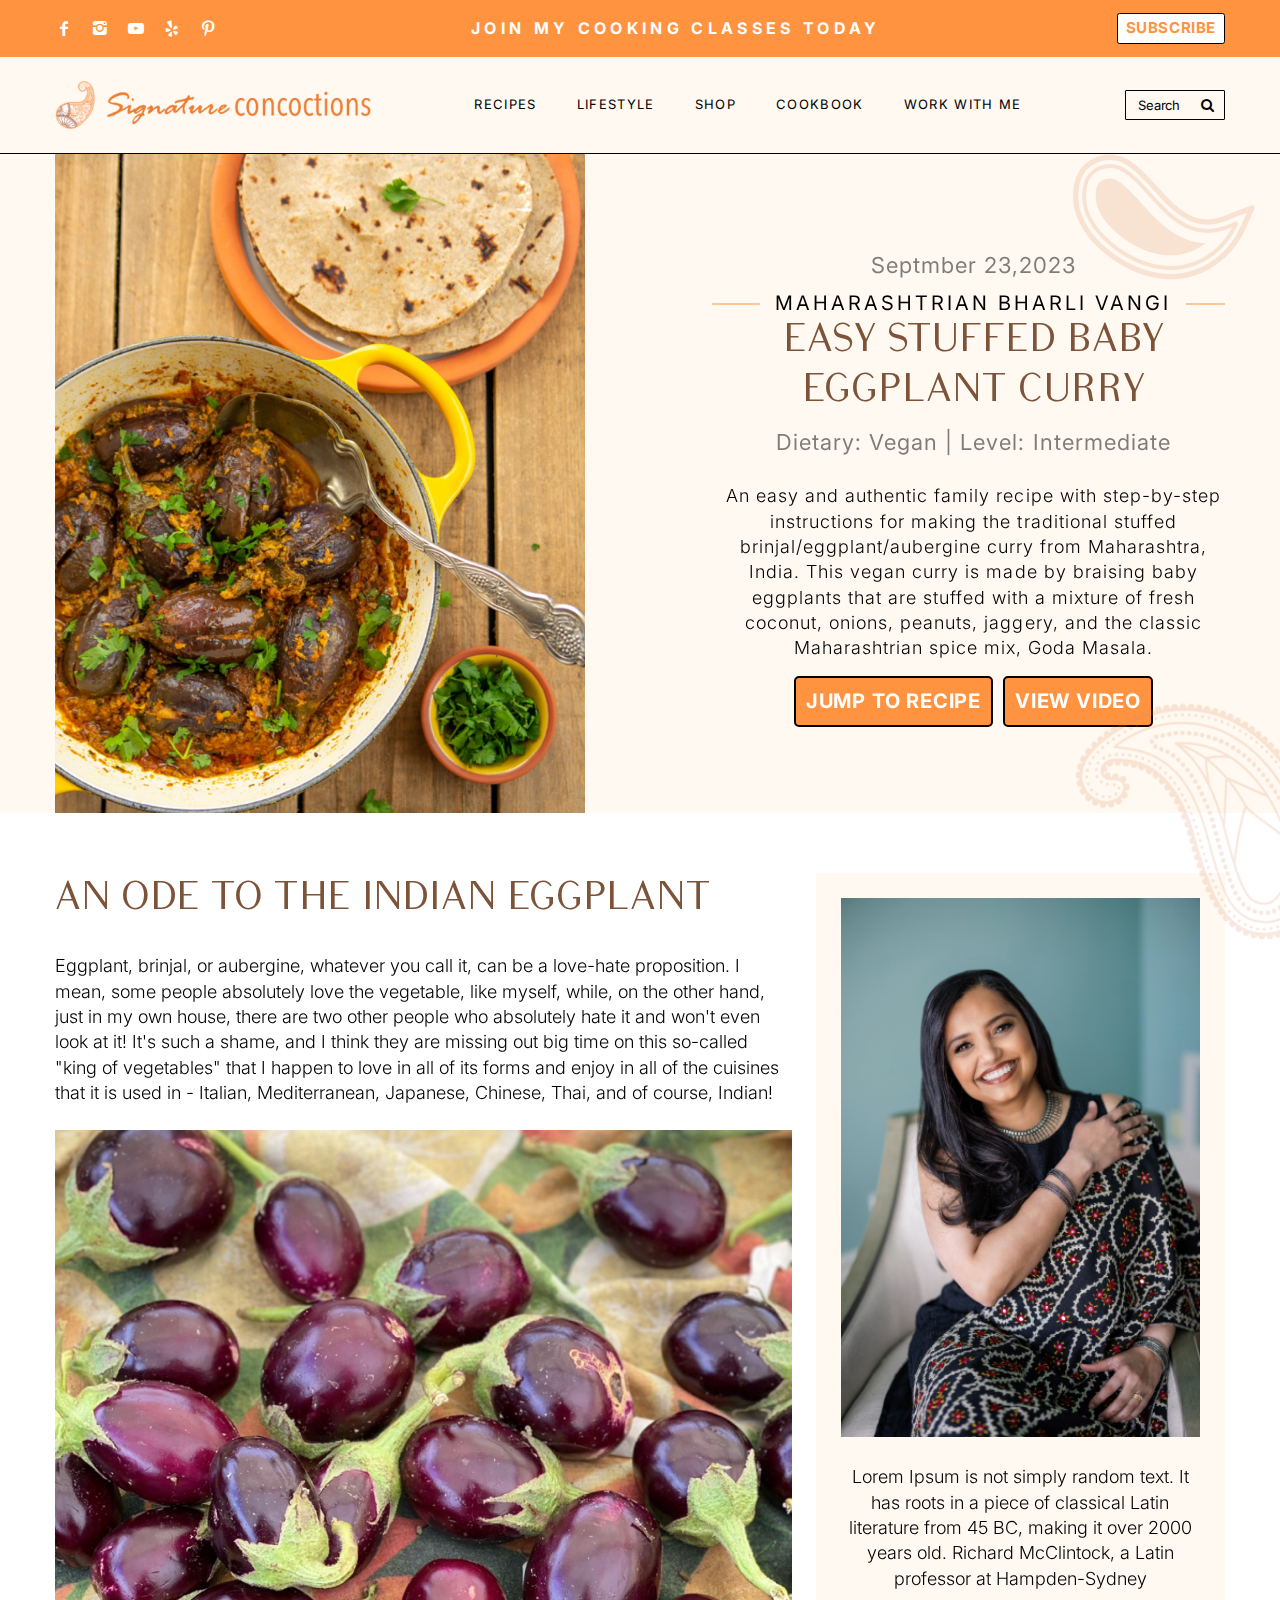
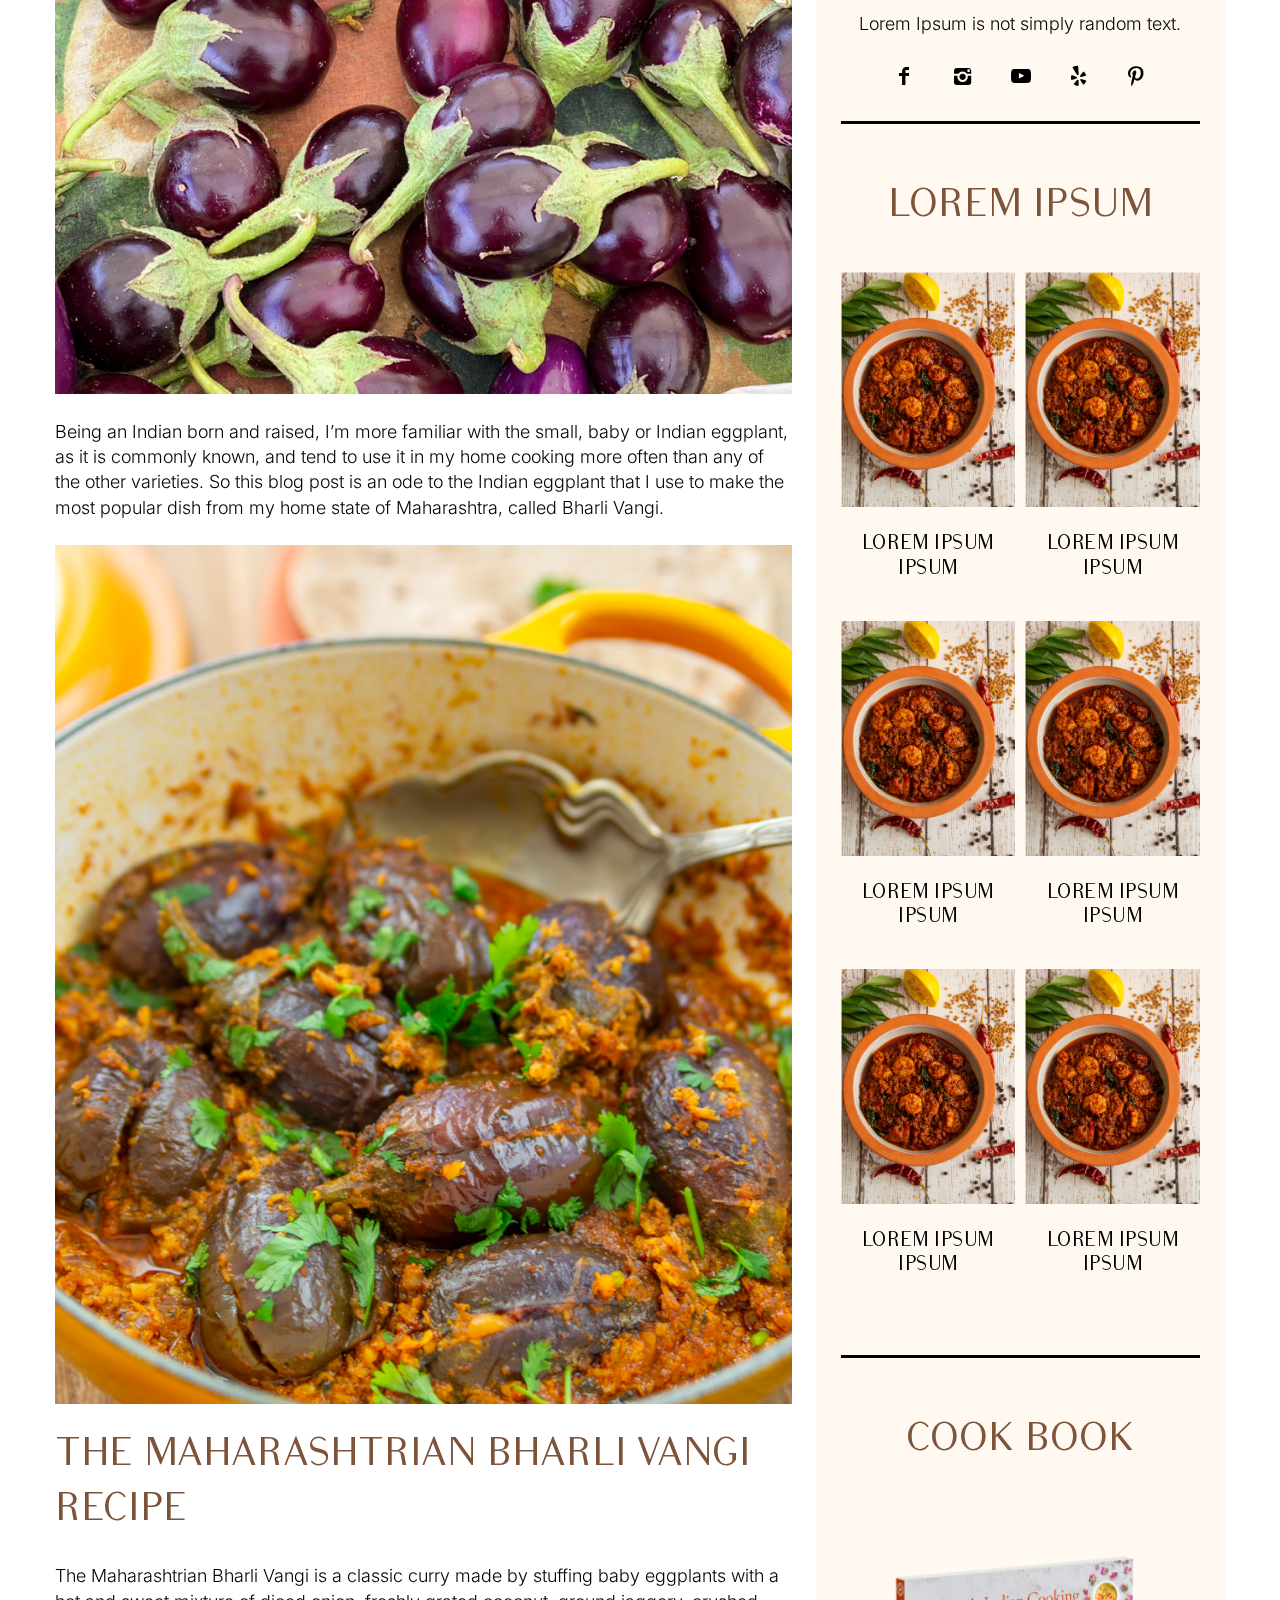
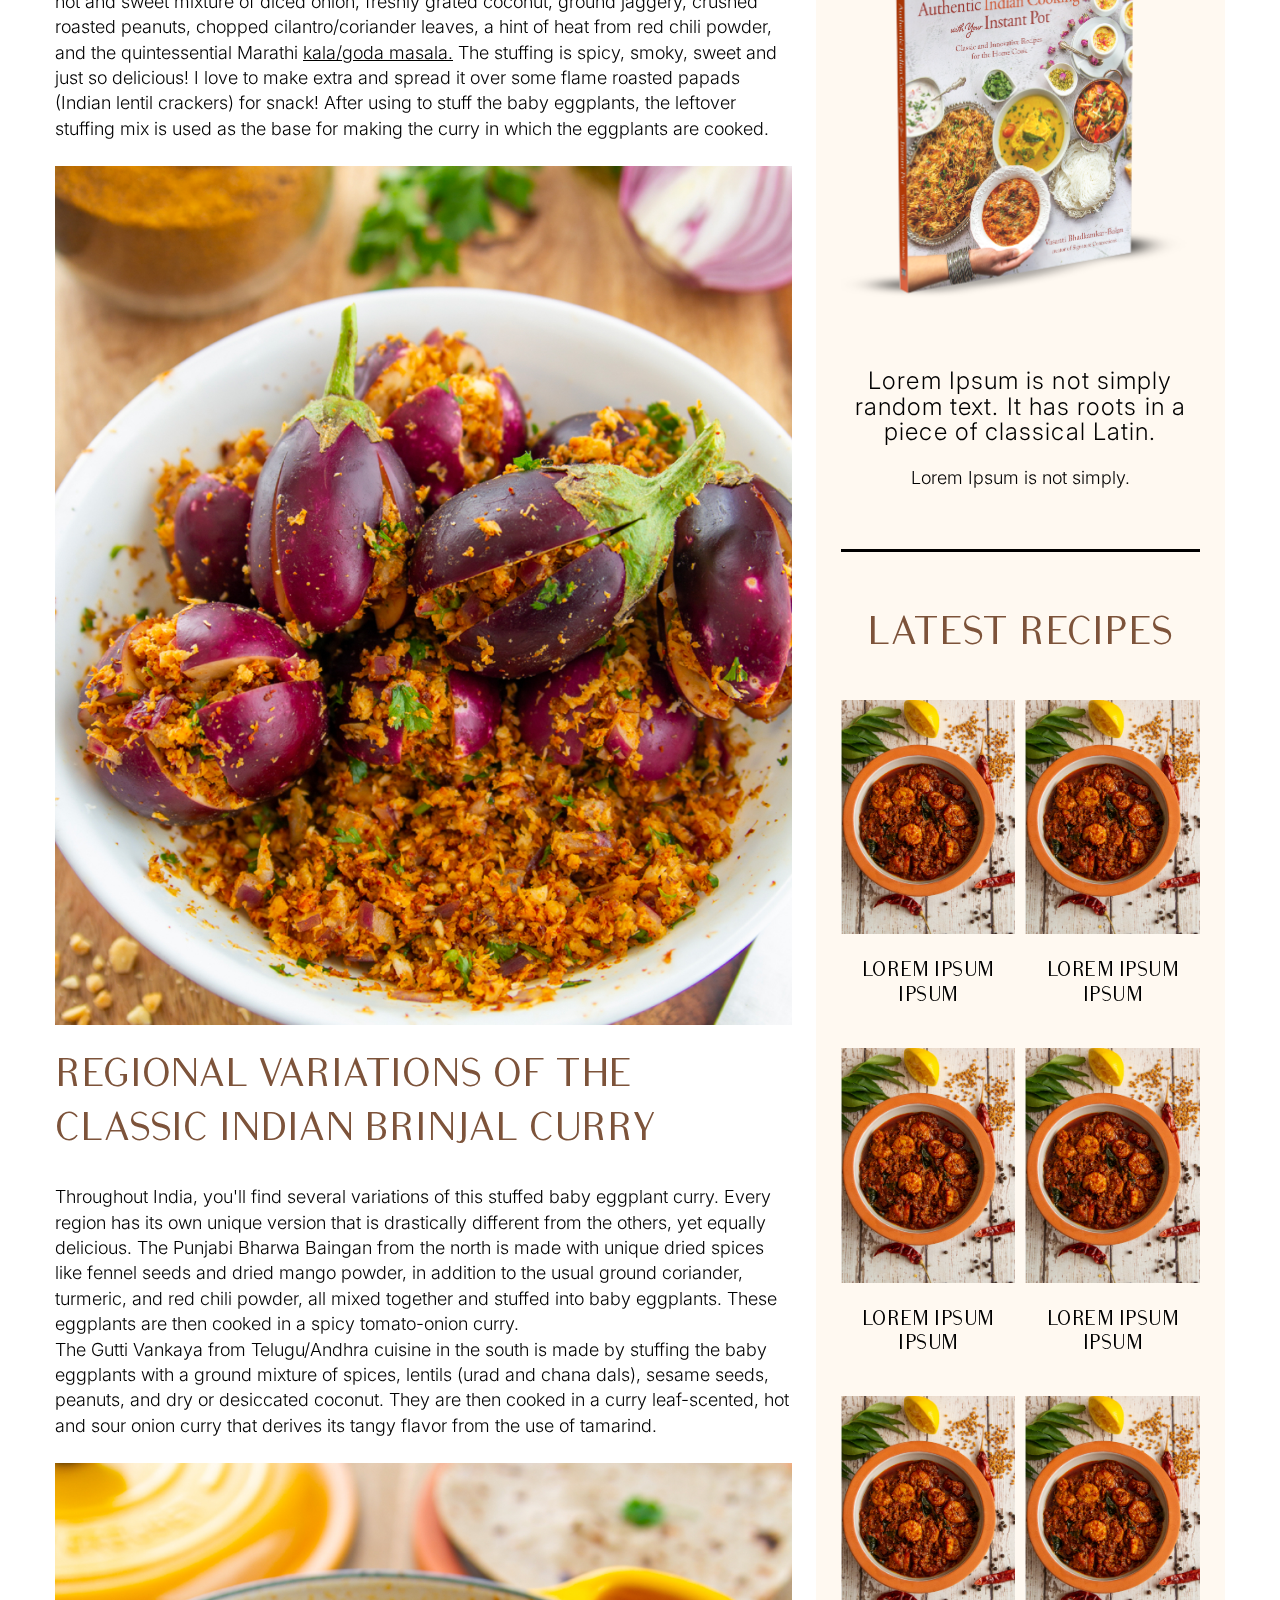
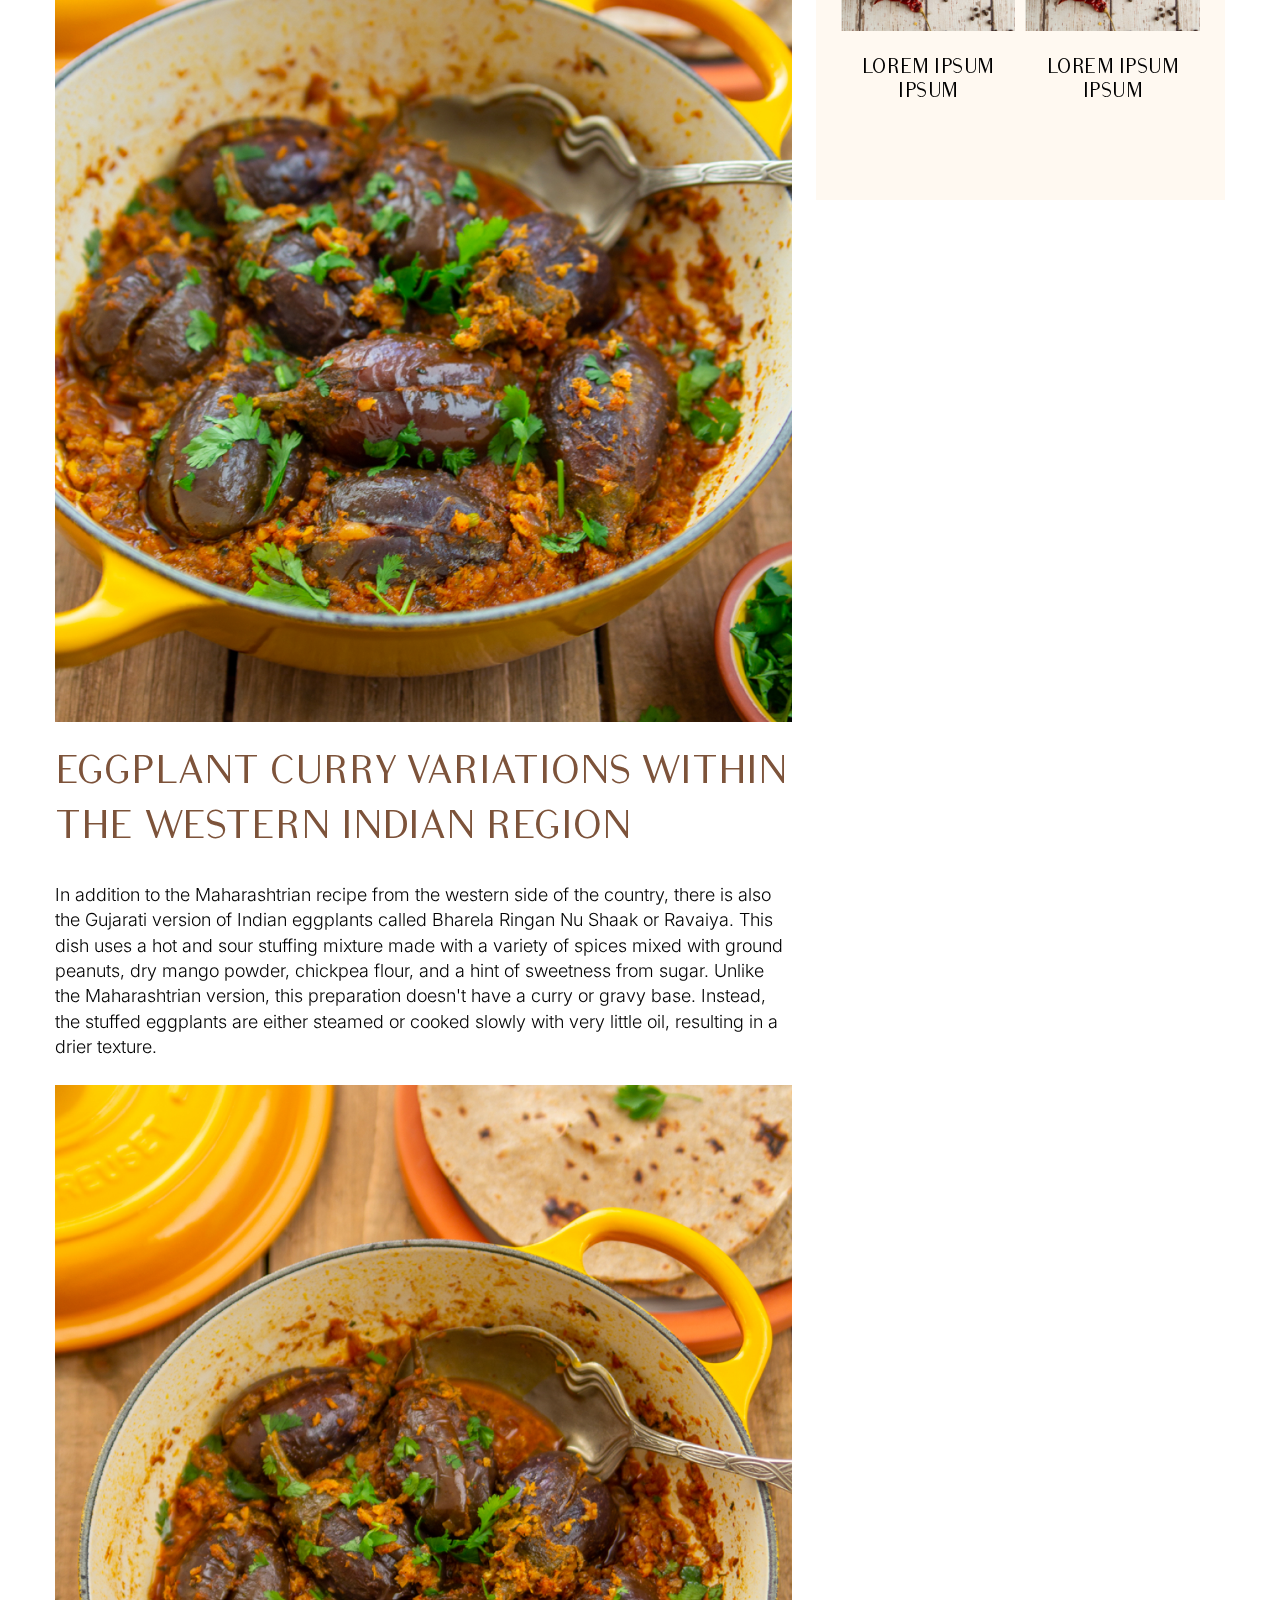
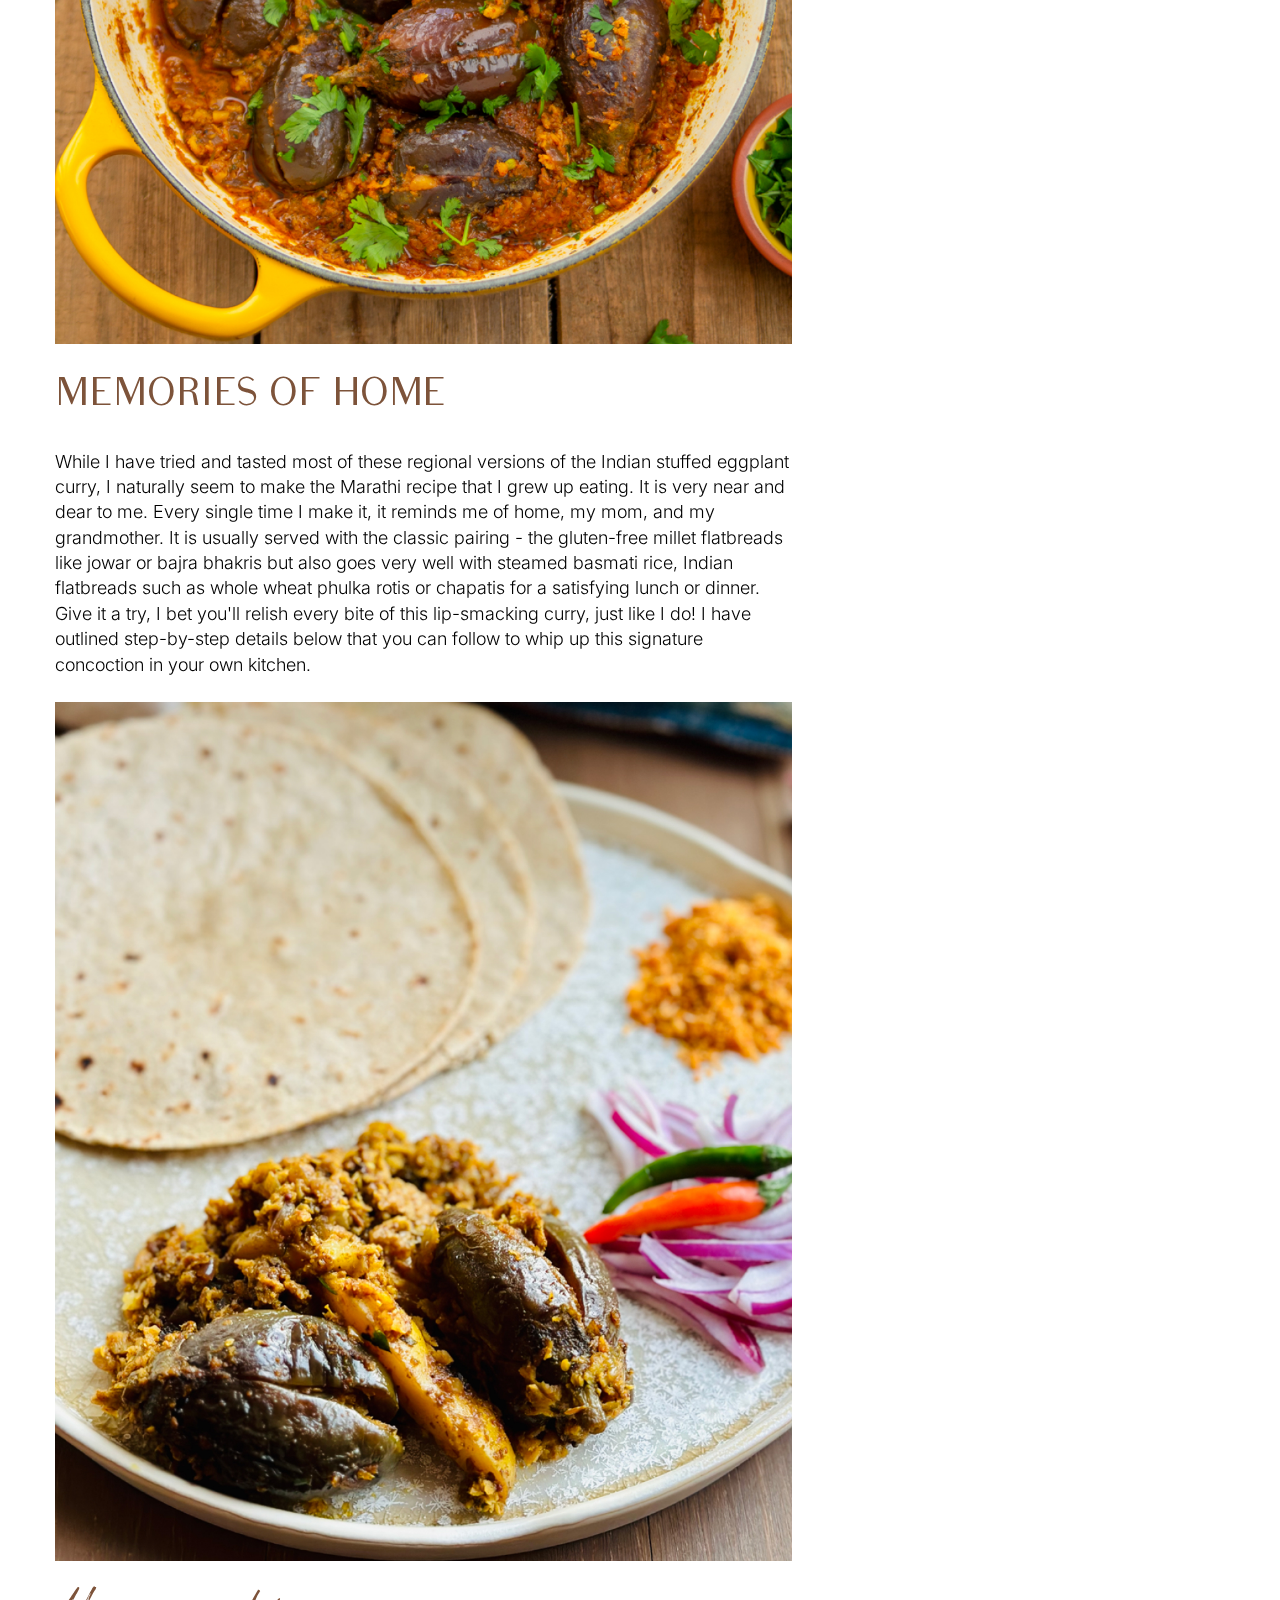
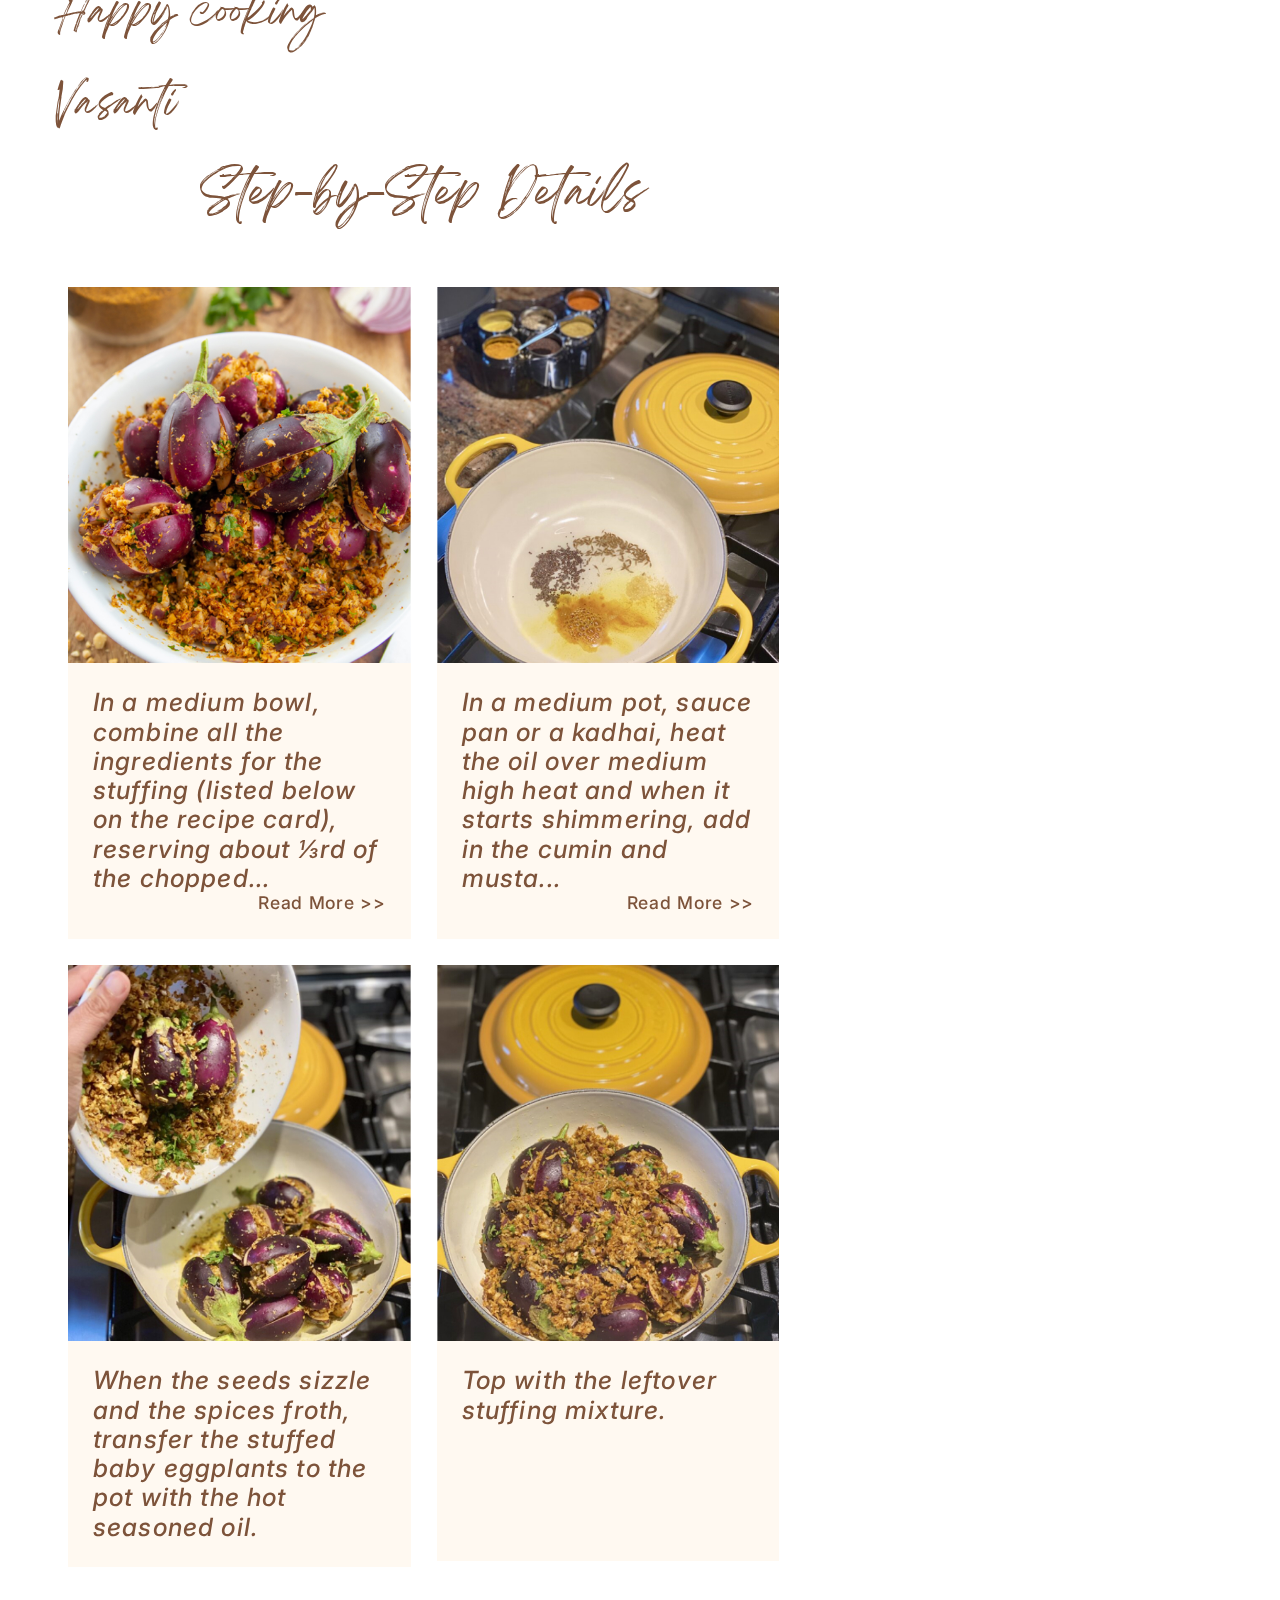
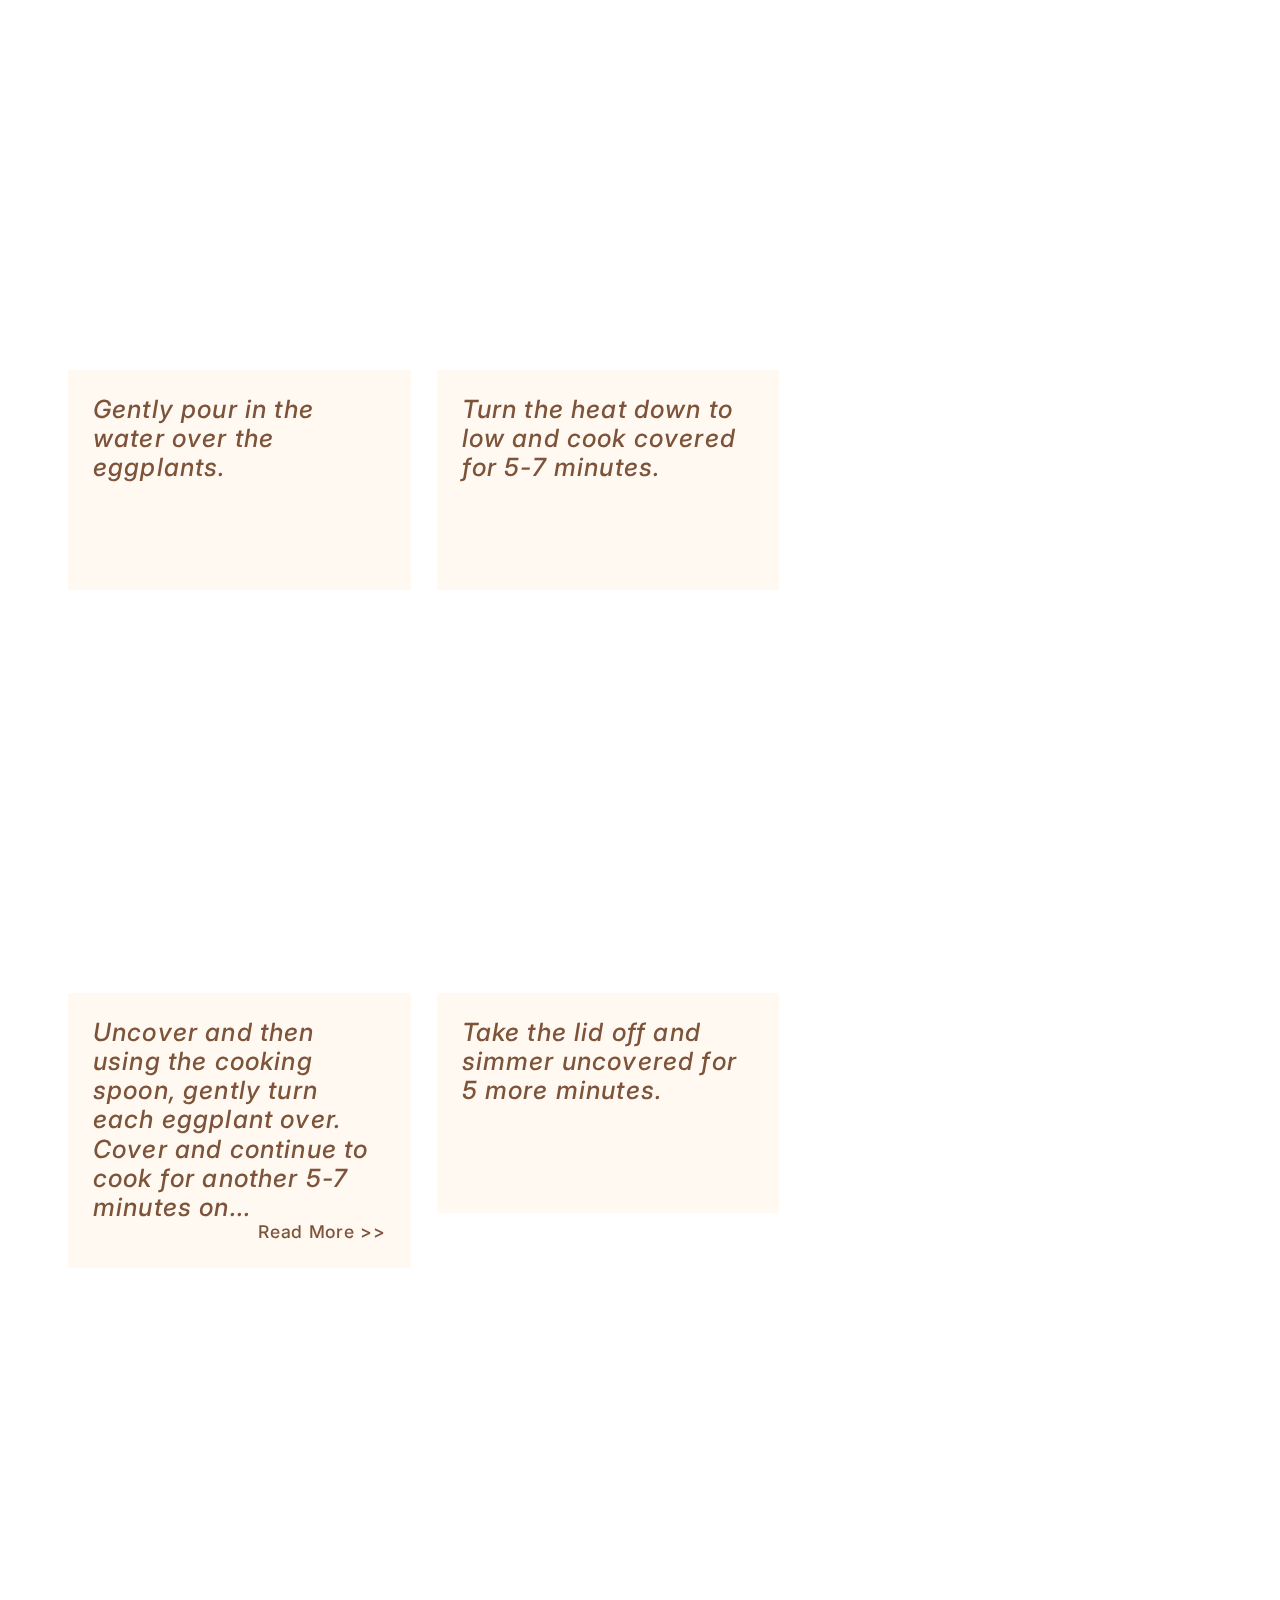
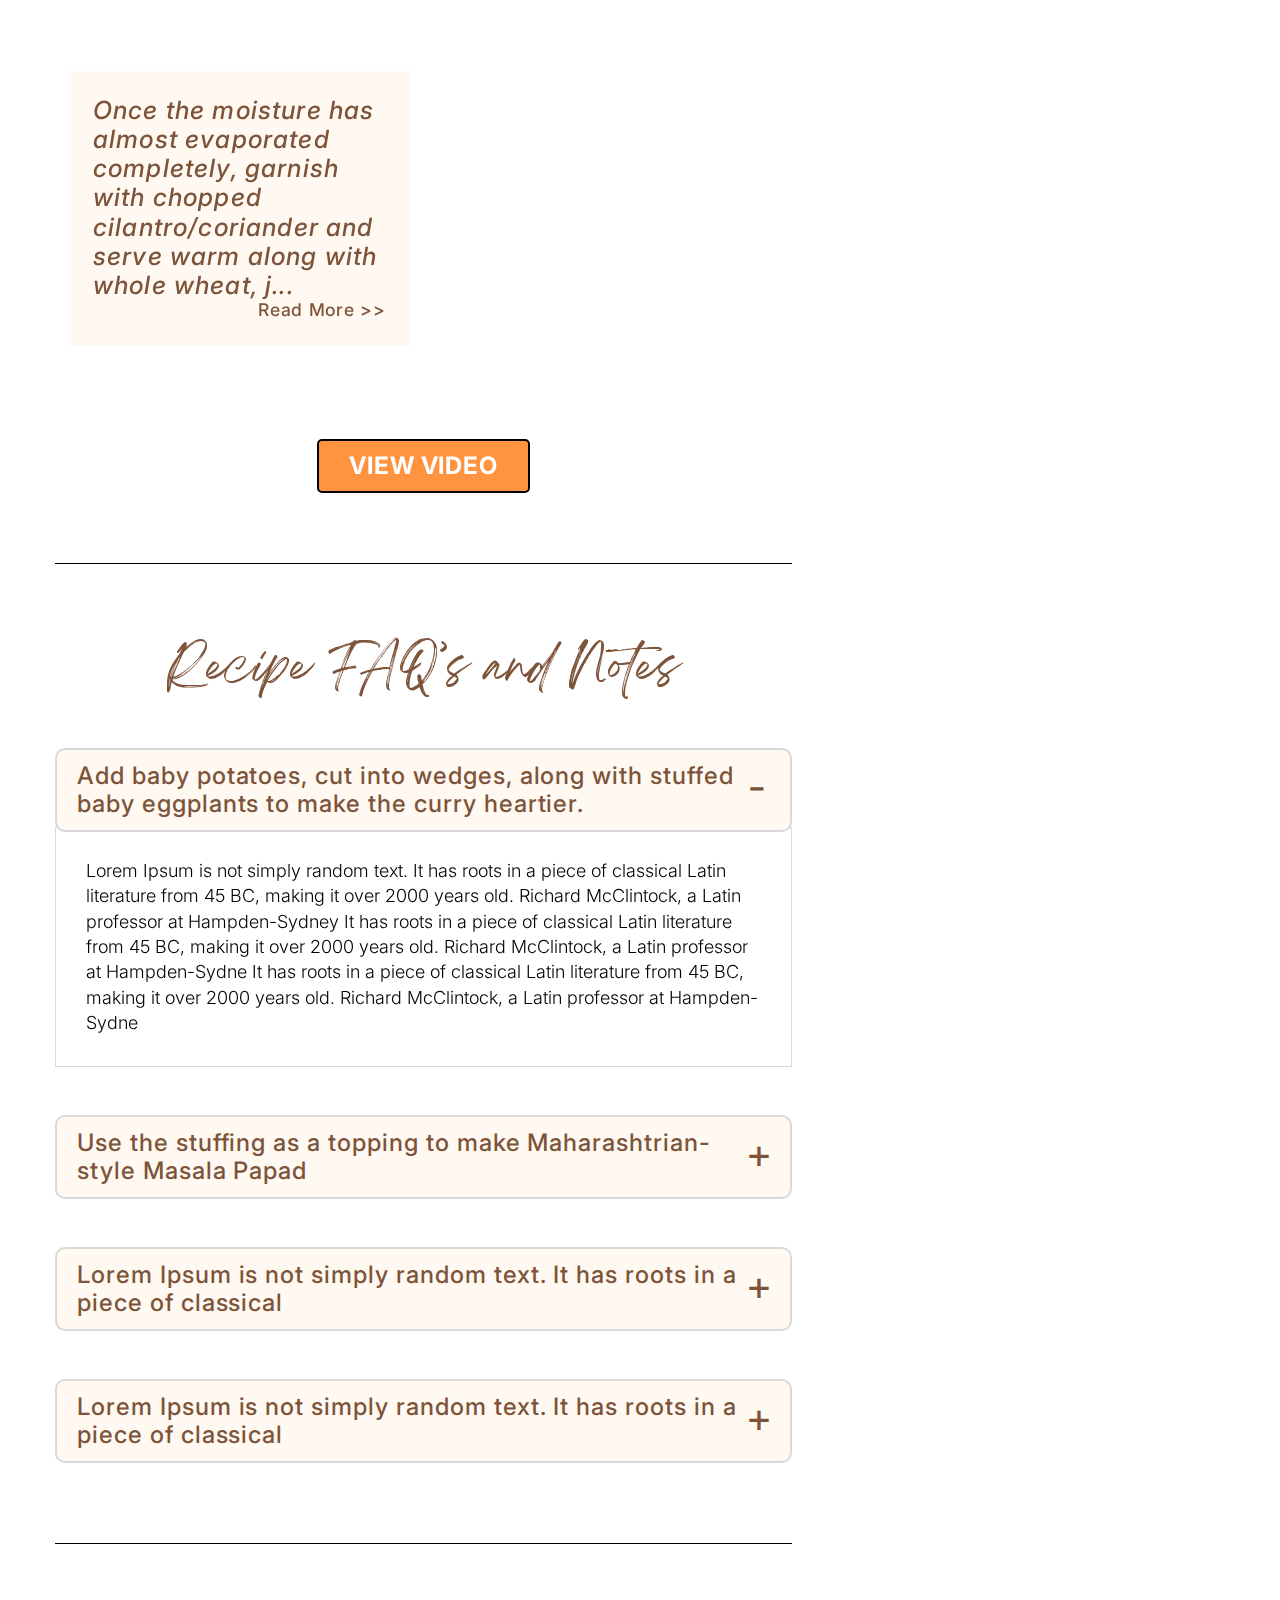
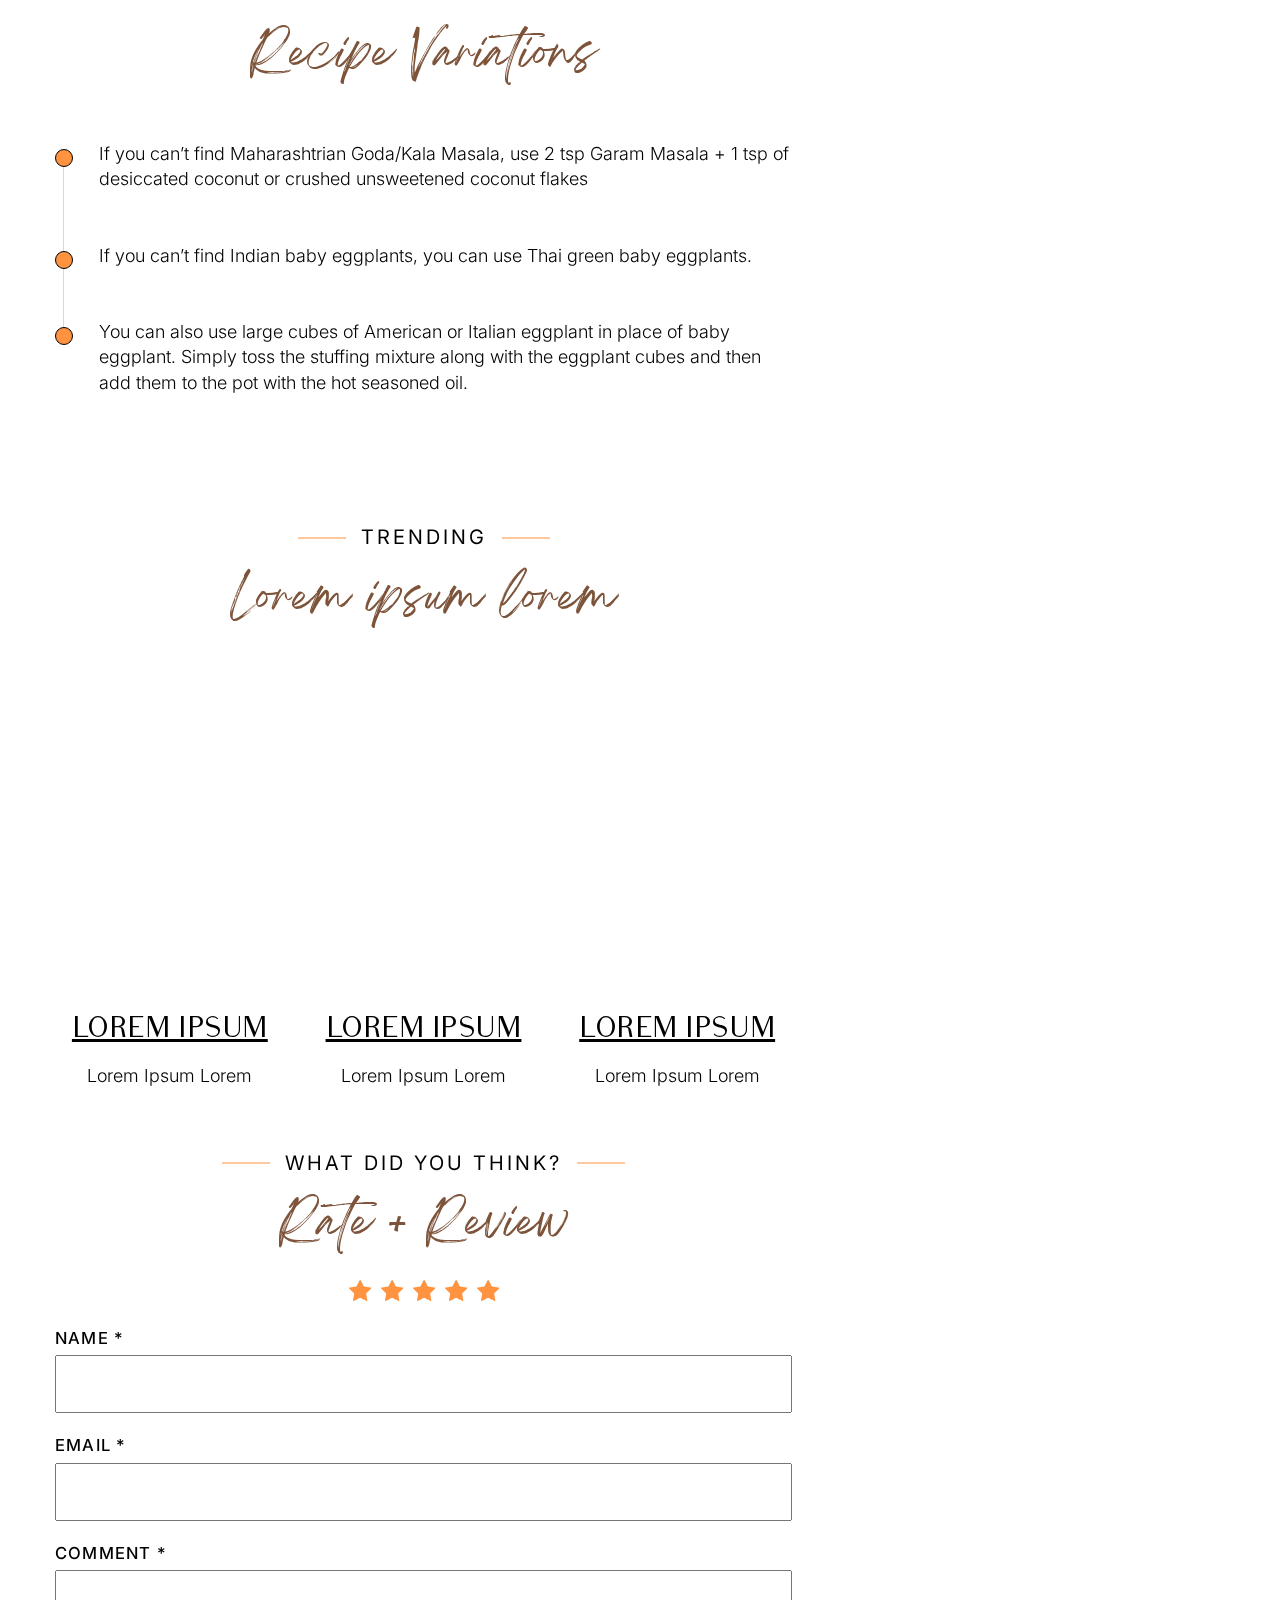
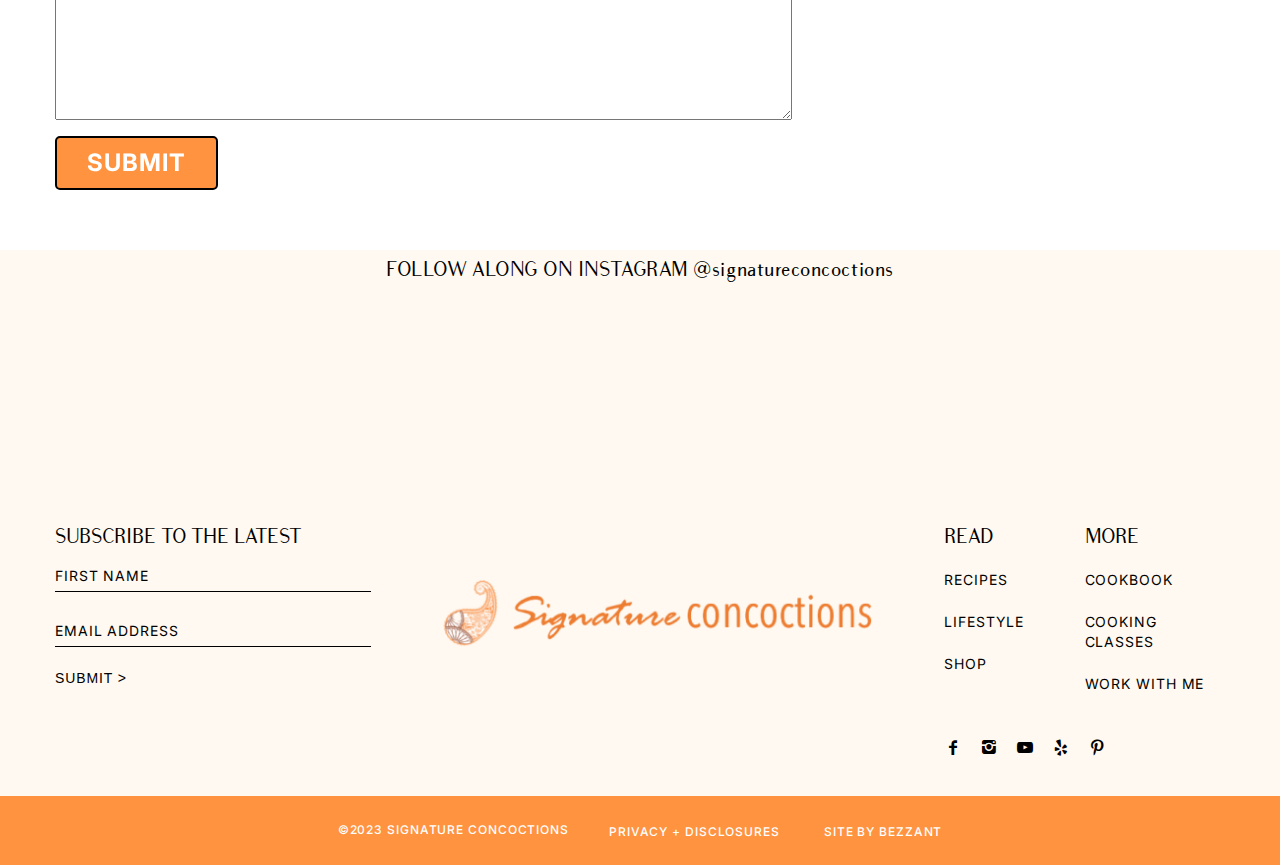
<file: recipes-details.html>
<!DOCTYPE html>
<html>

<head>
	<meta charset="utf-8">
	<meta http-equiv="X-UA-Compatible" content="IE=edge,chrome=1">
	<meta name="viewport" content="width=device-width, initial-scale=1, user-scalable=no">
	<link rel="shortcut icon" href="images/favicon.jpg" type="image/jpg">
	<title>Archived Chef</title>
	
	<link rel="stylesheet" type="text/css" href="css/plugins.css">
	<link rel="stylesheet" type="text/css" href="css/custom-dev.css">
</head>
<body>
	<header>
		<div class="annoucebar">
			<div class="custom-container">
				<div class="wrapper d-flex flex-wrap justify-content-between align-items-center">					
					<div class="social-media">
						<a href="javascript:;" title="Facebook">
							<span class="icon-facebook"></span>
						</a>
						<a href="javascript:;" title="Instagram">
							<span class="icon-instagram"></span>
						</a>						
						<a href="javascript:;" title="Youtube">
							<span class="icon-youtube-play"></span>
						</a>
						<a href="javascript:;" title="Yelp">
							<span class="icon-yelp-1"></span>
						</a>													
						<a href="javascript:;" title="Pinterest">
							<span class="icon-pinterest"></span>
						</a>
					</div>
					<div class="content">
						<a href="javascript:;">Join my cooking classes today</a>
					</div>
					<div class="btn-subscribe">
						<a href="javascript:;" class="btn-custom">subscribe</a>
					</div>
				</div>
			</div>
		</div>

		<div class="main-header gary-bg">
			<div class="custom-container">
				<div class="wrapper d-flex justify-content-between align-items-center">	
					
					<div class="logo">
						<a href="index.html" title="Shey cooks" >
							<img src="images/logo.png" title="Archived Chef" alt="logo" loading="lazy">
						</a>
					</div>	
					<div class="open-menu display-mobile">
						<span class="icon-menu"></span>
					</div>
					<div class="header-menu">
						<div class="close-menu">
							<span class="icon-cancel"></span>
						</div>
						<ul>
							<li><a href="javascript:;">Recipes</a></li>						
							<li><a href="javascript:;">Lifestyle</a></li>
							<li><a href="javascript:;">Shop</a></li>
							<li><a href="javascript:;">CookBook</a></li>
							<li><a href="javascript:;">work with me</a></li>
						</ul>
					</div>
					<div class="search-field">
						<form method="GET" action="#"> 
							<input type="search" name="s" id="searchRecipes" placeholder="Search" required=""> 
							<button type="submit" class="btn-search-recipes">
								<span class="icon-search"></span>
							</button>
						</form>
					</div>
					
				</div>
			</div>
		</div>
	</header>
	<section class="recipes-details-banner gary-bg">
		<div class="custom-container-large">
			<div class="wrapper banner-content">
				<div class="pattern pattern-1">
					<img src="images/pattern-1.png" loading="lazy" />
				</div>
				<div class="pattern pattern-2">
					<img src="images/pattern-2.png" loading="lazy" />
				</div>
				<div class="banner-slider">
					<div class="item">
						<div class="banner-item">
							<div class="image-box">
								<img src="images/recipes-details-banner.jpg" loading="lazy" />
							</div>
							<div class="content">
								<div class="sec-heading text-center">
									<div class="date">Septmber 23,2023</div>
									<h2>Maharashtrian Bharli Vangi</h2>
									<h4>Easy Stuffed Baby Eggplant Curry</h4>
									<div class="category">Dietary: Vegan | Level: Intermediate</div>
									<p>An easy and authentic family recipe with step-by-step instructions for making the traditional stuffed brinjal/eggplant/aubergine curry from Maharashtra, India. This vegan curry is made by braising baby eggplants that are stuffed with a mixture of fresh coconut, onions, peanuts, jaggery, and the classic Maharashtrian spice mix, Goda Masala.</p>
									<div class="buttons">
										<a href="javascript:;" class="btn-custom-orange">Jump to recipe</a>
										<a href="javascript:;" class="btn-custom-orange">View Video</a>
									</div>
								</div>
							</div>
						</div>
					</div>
				</div>
			</div>
		</div>
	</section>
	<section class="recipes-details-part">
		<div class="custom-container-large">
			<div class="wrapper d-flex flex-wrap justify-content-between align-items-start ">
				<div class="recipes-details-left">
					<div class="main-description">					
						<h4>An Ode to the Indian Eggplant</h4>
						<p>Eggplant, brinjal, or aubergine, whatever you call it, can be a love-hate proposition. I mean, some people absolutely love the vegetable, like myself, while, on the other hand, just in my own house, there are two other people who absolutely hate it and won't even look at it! It's such a shame, and I think they are missing out big time on this so-called "king of vegetables" that I happen to love in all of its forms and enjoy in all of the cuisines that it is used in - Italian, Mediterranean, Japanese, Chinese, Thai, and of course, Indian! </p>
						<img src="images/recipes-details-1.jpg" loading="lazy" />
						<p>Being an Indian born and raised, I’m more familiar with the small, baby or Indian eggplant, as it is commonly known, and tend to use it in my home cooking more often than any of the other varieties. So this blog post is an ode to the Indian eggplant that I use to make the most popular dish from my home state of Maharashtra, called Bharli Vangi.</p>
						<img src="images/recipes-details-2.jpg" loading="lazy" />
						<h4>The Maharashtrian Bharli Vangi Recipe</h4>
						<p>The Maharashtrian Bharli Vangi is a classic curry made by stuffing baby eggplants with a hot and sweet mixture of diced onion, freshly grated coconut, ground jaggery, crushed roasted peanuts, chopped cilantro/coriander leaves, a hint of heat from red chili powder, and the quintessential Marathi <u>kala/goda masala.</u> The stuffing is spicy, smoky, sweet and just so delicious! I love to make extra and spread it over some flame roasted papads (Indian lentil crackers) for snack! After using to stuff the baby eggplants, the leftover stuffing mix is used as the base for making the curry in which the eggplants are cooked.</p>
						<img src="images/recipes-details-3.jpg" loading="lazy" />
						<h4>Regional Variations of the Classic Indian Brinjal Curry</h4>
						<p>Throughout India, you'll find several variations of this stuffed baby eggplant curry. Every region has its own unique version that is drastically different from the others, yet equally delicious. The Punjabi Bharwa Baingan from the north is made with unique dried spices like fennel seeds and dried mango powder, in addition to the usual ground coriander, turmeric, and red chili powder, all mixed together and stuffed into baby eggplants. These eggplants are then cooked in a spicy tomato-onion curry.<br />	The Gutti Vankaya from Telugu/Andhra cuisine in the south is made by stuffing the baby eggplants with a ground mixture of spices, lentils (urad and chana dals), sesame seeds, peanuts, and dry or desiccated coconut. They are then cooked in a curry leaf-scented, hot and sour onion curry that derives its tangy flavor from the use of tamarind.</p>
						<img src="images/recipes-details-4.jpg" loading="lazy" />
						<h4>Eggplant Curry Variations within the Western Indian Region</h4>
						<p>In addition to the Maharashtrian recipe from the western side of the country, there is also the Gujarati version of Indian eggplants called Bharela Ringan Nu Shaak or Ravaiya. This dish uses a hot and sour stuffing mixture made with a variety of spices mixed with ground peanuts, dry mango powder, chickpea flour, and a hint of sweetness from sugar. Unlike the Maharashtrian version, this preparation doesn't have a curry or gravy base. Instead, the stuffed eggplants are either steamed or cooked slowly with very little oil, resulting in a drier texture.</p>
						<img src="images/recipes-details-5.jpg" loading="lazy" />
						<h4>Memories of Home</h4>
						<p>While I have tried and tasted most of these regional versions of the Indian stuffed eggplant curry, I naturally seem to make the Marathi recipe that I grew up eating. It is very near and dear to me. Every single time I make it, it reminds me of home, my mom, and my grandmother. It is usually served with the classic pairing - the gluten-free millet flatbreads like jowar or bajra bhakris but also goes very well with steamed basmati rice, Indian flatbreads such as whole wheat phulka rotis or chapatis for a satisfying lunch or dinner. Give it a try, I bet you'll relish every bite of this lip-smacking curry, just like I do! I have outlined step-by-step details below that you can follow to whip up this signature concoction in your own kitchen.</p>
						<img src="images/recipes-details-6.jpg" loading="lazy" />
					</div>
					<div class="happy-cooking">Happy cooking <br />Vasanti</div>
					<div class="step-by-step">
						<h2>Step-by-Step Details</h2>
						<div class="step-list">
							<div class="item">
								<div class="step-image">
									<img src="images/step-1.jpg" loading="lazy" />
								</div>
								<div class="content">
									<p class="more">In a medium bowl, combine all the ingredients for the stuffing (listed below on the recipe card), reserving about ⅓rd of the chopped cilantro/coriander leaves for garnishing later and set it aside.<br /> Wash the baby eggplants and trim the stems, either by removing them completely or just a little at the end. Using a paring knife, slit each eggplant crosswise from the base, about more than ¾th the way down to the stem, but not completely all the way through.<br /> Using your fingers, gently separate the quarters. Take about a tablespoon of the stuffing and gently push it down the slits to stuff the eggplants, one by one.</p>
								</div>								
							</div>
							<div class="item">
								<div class="step-image">
									<img src="images/step-2.jpg" loading="lazy" />
								</div>
								<div class="content">
									<p class="more">In a medium pot, sauce pan or a kadhai, heat the oil over medium high heat and when it starts shimmering, add in the cumin and mustard In a medium pot, sauce pan or a kadhai, heat the oil over medium high heat and when it starts shimmering, add in the cumin and mustard In a medium pot, sauce pan or a kadhai, heat the oil over medium high heat and when it starts shimmering, add in the cumin and mustard..... In a medium pot, sauce pan or a kadhai, heat the oil over medium high heat and when it starts shimmering, add in the cumin and mustard.....</p>
								</div>								
							</div>
							<div class="item">
								<div class="step-image">
									<img src="images/step-3.jpg" loading="lazy" />
								</div>
								<div class="content">
									<p class="more">When the seeds sizzle and the spices froth, transfer the stuffed baby eggplants to the pot with the hot seasoned oil.</p>
								</div>								
							</div>
							<div class="item">
								<div class="step-image">
									<img src="images/step-4.jpg" loading="lazy" />
								</div>
								<div class="content">
									<p class="more">Top with the leftover stuffing mixture.</p>
								</div>								
							</div>
							<div class="item">
								<div class="step-image">
									<img src="images/step-5.jpg" loading="lazy" />
								</div>
								<div class="content">
									<p class="more">Gently pour in the water over the eggplants.</p>
								</div>								
							</div>
							<div class="item">
								<div class="step-image">
									<img src="images/step-6.jpg" loading="lazy" />
								</div>
								<div class="content">
									<p class="more">Turn the heat down to low and cook covered for 5-7 minutes.</p>
								</div>								
							</div>
							<div class="item">
								<div class="step-image">
									<img src="images/step-7.jpg" loading="lazy" />
								</div>
								<div class="content">
									<p class="more">Uncover and then using the cooking spoon, gently turn each eggplant over. <br /> Cover and continue to cook for another 5-7 minutes on low heat.</p>
								</div>								
							</div>
							<div class="item">
								<div class="step-image">
									<img src="images/step-8.jpg" loading="lazy" />
								</div>
								<div class="content">
									<p class="more">Take the lid off and simmer uncovered for 5 more minutes.</p>
								</div>								
							</div>
							<div class="item">
								<div class="step-image">
									<img src="images/step-9.jpg" loading="lazy" />
								</div>
								<div class="content">
									<p class="more">Once the moisture has almost evaporated completely, garnish with chopped cilantro/coriander and serve warm along with whole wheat, jowar or bajra rotis.</p>
								</div>								
							</div>
						</div>
						<div class="view-video d-flex justify-content-center">
							<a href="javascript:;" class="btn-custom-orange">View Video</a>
						</div>
					</div>
					<div class="recipe-faqs">
						<h2>Recipe FAQ’s and Notes</h2>
						<div class="faq-accordion">
							<div class="item active">
								<div class="faq-question">
									Add baby potatoes, cut into wedges, along with stuffed baby eggplants to make the curry heartier.
								</div>
								<div class="faq-answer">
									<p>Lorem Ipsum is not simply random text. It has roots in a piece of classical Latin literature from 45 BC, making it over 2000 years old. Richard McClintock, a Latin professor at Hampden-Sydney  It has roots in a piece of classical Latin literature from 45 BC, making it over 2000 years old. Richard McClintock, a Latin professor at Hampden-Sydne  It has roots in a piece of classical Latin literature from 45 BC, making it over 2000 years old. Richard McClintock, a Latin professor at Hampden-Sydne</p>
								</div>
							</div>
							<div class="item">
								<div class="faq-question">
									Use the stuffing as a topping to make Maharashtrian-style Masala Papad 
								</div>
								<div class="faq-answer">
									<p>Lorem Ipsum is not simply random text. It has roots in a piece of classical Latin literature from 45 BC, making it over 2000 years old. Richard McClintock, a Latin professor at Hampden-Sydney  It has roots in a piece of classical Latin literature from 45 BC, making it over 2000 years old. Richard McClintock, a Latin professor at Hampden-Sydne  It has roots in a piece of classical Latin literature from 45 BC, making it over 2000 years old. Richard McClintock, a Latin professor at Hampden-Sydne</p>
								</div>
							</div>
							<div class="item">
								<div class="faq-question">
									Lorem Ipsum is not simply random text. It has roots in a piece of classical
								</div>
								<div class="faq-answer">
									<p>Lorem Ipsum is not simply random text. It has roots in a piece of classical Latin literature from 45 BC, making it over 2000 years old. Richard McClintock, a Latin professor at Hampden-Sydney  It has roots in a piece of classical Latin literature from 45 BC, making it over 2000 years old. Richard McClintock, a Latin professor at Hampden-Sydne  It has roots in a piece of classical Latin literature from 45 BC, making it over 2000 years old. Richard McClintock, a Latin professor at Hampden-Sydne</p>
								</div>
							</div>
							<div class="item">
								<div class="faq-question">
									Lorem Ipsum is not simply random text. It has roots in a piece of classical
								</div>
								<div class="faq-answer">
									<p>Lorem Ipsum is not simply random text. It has roots in a piece of classical Latin literature from 45 BC, making it over 2000 years old. Richard McClintock, a Latin professor at Hampden-Sydney  It has roots in a piece of classical Latin literature from 45 BC, making it over 2000 years old. Richard McClintock, a Latin professor at Hampden-Sydne  It has roots in a piece of classical Latin literature from 45 BC, making it over 2000 years old. Richard McClintock, a Latin professor at Hampden-Sydne</p>
								</div>
							</div>							
						</div>
					</div>
					<div class="recipe-variations">
						<h2>Recipe Variations</h2>
						<div class="recipe-variations-list">						
							<div class="item">
								<p>If you can’t find Maharashtrian Goda/Kala Masala, use 2 tsp Garam Masala + 1 tsp of desiccated coconut or crushed unsweetened coconut flakes</p>
							</div>
							<div class="item">
								<p>If you can’t find Indian baby eggplants, you can use Thai green baby eggplants.</p>
							</div>
							<div class="item">
								<p>You can also use large cubes of American or Italian eggplant in place of baby eggplant. Simply toss the stuffing mixture along with the eggplant cubes and then add them to the pot with the hot seasoned oil.</p>
							</div>
						</div>
					</div>
					<div class="trending">
						<div class="sec-heading text-center">
							<h2>Trending</h2>
							<h3>Lorem ipsum lorem</h3>
						</div>
						<div class="product-slider trending-products">
							<div class="item">
								<div class="product-box">
									<div class="image-box">
										<a href="javascript:;">
											<img src="images/recipes-tranding-1.jpg" alt="product-1" title="product name" loading="lazy" />
										</a>
									</div>
									<div class="content">
										<h4><a href="javascript:;">Lorem Ipsum </a></h4>
										<p>Lorem Ipsum Lorem</p>
									</div>
								</div>
							</div>
							<div class="item">
								<div class="product-box">
									<div class="image-box">
										<a href="javascript:;">
											<img src="images/recipes-details-page-10.jpg" alt="product-1" title="product name" loading="lazy" />
										</a>
									</div>
									<div class="content">
										<h4><a href="javascript:;">Lorem Ipsum</a></h4>
										<p>Lorem Ipsum Lorem</p>
									</div>
								</div>
							</div>
							<div class="item">
								<div class="product-box">
									<div class="image-box">
										<a href="javascript:;">
											<img src="images/recipes-details-page-11.jpg" alt="product-1" title="product name" loading="lazy" />
										</a>
									</div>
									<div class="content">
										<h4><a href="javascript:;">Lorem Ipsum </a></h4>
										<p>Lorem Ipsum Lorem</p>
									</div>
								</div>
							</div>
						</div>
					</div>
					<div class="rate-review">
						<div class="sec-heading text-center">
							<h2>What did you think?</h2>
							<h3>Rate + Review</h3>
						</div>
						<div class="rate-review-form">
							<form method="post">
								<div class="rating">
									<span class="icon-star"></span>
									<span class="icon-star"></span>
									<span class="icon-star"></span>
									<span class="icon-star"></span>
									<span class="icon-star"></span>
								</div>
								<div class="input-field">
									<label for="name">Name *</label>
									<input type="text" name="name" id="name">
								</div>
								<div class="input-field">
									<label for="email">Email *</label>
									<input type="email" name="email" id="email">
								</div>
								<div class="input-field">
									<label for="Comment">Comment *</label>
									<textarea name="comment" id="comment"></textarea>
								</div>
								<div class="form-submit">
									<button type="button" class="btn-custom-orange">submit</button>
								</div>
							</form>
						</div>
					</div>
				</div>
				<div class="recipes-details-right">
					<div class="vasant-balan-photo">
						<img src="images/vasanti-balan-3.jpg" loading="lazy" />
					</div>
					<div class="vasant-balan-details text-center">
						<p>Lorem Ipsum is not simply random text. It has roots in a piece of classical Latin literature from 45 BC, making it over 2000 years old. Richard McClintock, a Latin professor at Hampden-Sydney </p>
						<p>Lorem Ipsum is not simply random text.</p>
						<div class="social-media">
							<a href="javascript:;" title="Facebook">
								<span class="icon-facebook"></span>
							</a>
							<a href="javascript:;" title="Instagram">
								<span class="icon-instagram"></span>
							</a>						
							<a href="javascript:;" title="Youtube">
								<span class="icon-youtube-play"></span>
							</a>
							<a href="javascript:;" title="Yelp">
								<span class="icon-yelp-1"></span>
							</a>													
							<a href="javascript:;" title="Pinterest">
								<span class="icon-pinterest"></span>
							</a>
						</div>	
					</div>
					<hr />
					<div class="other-product">
						<div class="sec-heading text-center">
							<h4>Lorem ipsum</h4>
						</div>
						<div class="list">
							<div class="item">
								<div class="product-box">
									<div class="image-box">
										<a href="javascript:;">
											<img src="images/trending-2.jpg" loading="lazy" alt="trending" title="trending">
										</a>								
									</div>
									<h4><a href="javascript:;">Lorem Ipsum Ipsum </a></h4>
								</div>
							</div>
							<div class="item">
								<div class="product-box">
									<div class="image-box">
										<a href="javascript:;">
											<img src="images/trending-2.jpg" loading="lazy" alt="trending" title="trending">
										</a>								
									</div>
									<h4><a href="javascript:;">Lorem Ipsum Ipsum </a></h4>
								</div>
							</div>
							<div class="item">
								<div class="product-box">
									<div class="image-box">
										<a href="javascript:;">
											<img src="images/trending-2.jpg" loading="lazy" alt="trending" title="trending">
										</a>								
									</div>
									<h4><a href="javascript:;">Lorem Ipsum Ipsum </a></h4>
								</div>
							</div>
							<div class="item">
								<div class="product-box">
									<div class="image-box">
										<a href="javascript:;">
											<img src="images/trending-2.jpg" loading="lazy" alt="trending" title="trending">
										</a>								
									</div>
									<h4><a href="javascript:;">Lorem Ipsum Ipsum </a></h4>
								</div>
							</div>
							<div class="item">
								<div class="product-box">
									<div class="image-box">
										<a href="javascript:;">
											<img src="images/trending-2.jpg" loading="lazy" alt="trending" title="trending">
										</a>								
									</div>
									<h4><a href="javascript:;">Lorem Ipsum Ipsum </a></h4>
								</div>
							</div>
							<div class="item">
								<div class="product-box">
									<div class="image-box">
										<a href="javascript:;">
											<img src="images/trending-2.jpg" loading="lazy" alt="trending" title="trending">
										</a>								
									</div>
									<h4><a href="javascript:;">Lorem Ipsum Ipsum </a></h4>
								</div>
							</div>
						</div>
					</div>
					<hr />
					<div class="recipes-cookbook text-center">
						<div class="sec-heading  text-center">
							<h4>Cook book</h4>
						</div>
						<div class="cook-book-photo">
							<img src="images/cookbook.png" loading="lazy" />
						</div>
						<div class="desc">
							<h3>Lorem Ipsum is not simply random text. It has roots in a piece of classical Latin.</h3>
							<p>Lorem Ipsum is not simply.</p>
						</div>
					</div>
					<hr />
					<div class="other-product">
						<div class="sec-heading  text-center">
							<h4>Latest Recipes</h4>
						</div>
						<div class="list">
							<div class="item">
								<div class="product-box">
									<div class="image-box">
										<a href="javascript:;">
											<img src="images/trending-2.jpg" loading="lazy" alt="trending" title="trending">
										</a>								
									</div>
									<h4><a href="javascript:;">Lorem Ipsum Ipsum </a></h4>
								</div>
							</div>
							<div class="item">
								<div class="product-box">
									<div class="image-box">
										<a href="javascript:;">
											<img src="images/trending-2.jpg" loading="lazy" alt="trending" title="trending">
										</a>								
									</div>
									<h4><a href="javascript:;">Lorem Ipsum Ipsum </a></h4>
								</div>
							</div>
							<div class="item">
								<div class="product-box">
									<div class="image-box">
										<a href="javascript:;">
											<img src="images/trending-2.jpg" loading="lazy" alt="trending" title="trending">
										</a>								
									</div>
									<h4><a href="javascript:;">Lorem Ipsum Ipsum </a></h4>
								</div>
							</div>
							<div class="item">
								<div class="product-box">
									<div class="image-box">
										<a href="javascript:;">
											<img src="images/trending-2.jpg" loading="lazy" alt="trending" title="trending">
										</a>								
									</div>
									<h4><a href="javascript:;">Lorem Ipsum Ipsum </a></h4>
								</div>
							</div>
							<div class="item">
								<div class="product-box">
									<div class="image-box">
										<a href="javascript:;">
											<img src="images/trending-2.jpg" loading="lazy" alt="trending" title="trending">
										</a>								
									</div>
									<h4><a href="javascript:;">Lorem Ipsum Ipsum </a></h4>
								</div>
							</div>
							<div class="item">
								<div class="product-box">
									<div class="image-box">
										<a href="javascript:;">
											<img src="images/trending-2.jpg" loading="lazy" alt="trending" title="trending">
										</a>								
									</div>
									<h4><a href="javascript:;">Lorem Ipsum Ipsum </a></h4>
								</div>
							</div>
						</div>
					</div>
				</div>
			</div>
		</div>
	</section>
	
	<section class="instagram gary-bg">
		<h5>FOLLOW ALONG ON INSTAGRAM <a href="https://www.instagram.com/signatureconcoctions" target="_blank">@signatureconcoctions </a></h5>
		<div class="instagram-images">
			<div class="item">
				<img src="images/instagram-1.jpg" loading="lazy" />
			</div>
			<div class="item">
				<img src="images/instagram-2.jpg" loading="lazy" />
			</div>
			<div class="item">
				<img src="images/instagram-3.jpg" loading="lazy" />
			</div>
			<div class="item">
				<img src="images/instagram-4.jpg" loading="lazy" />
			</div>
			<div class="item">
				<img src="images/instagram-5.jpg" loading="lazy" />
			</div>
			<div class="item">
				<img src="images/instagram-6.jpg" loading="lazy" />
			</div>
			<div class="item">
				<img src="images/instagram-7.jpg" loading="lazy" />
			</div>
		</div>
	</section>
	<footer>
		<div class="footer-top">		
			<div class="custom-container">
				<div class="wrapper">
					<div class="footer-subscribe">
						<h2>Subscribe to the latest</h2>
						<form method="post">					
							<div class="input-subscribe">
								<input type="text" placeholder="First name" name="fname"  />
							</div>
							<div class="input-subscribe">
								<input type="email" placeholder="Email address" name="email"  />
							</div>
							<button type="submit" class="btn-submit-subscribe">Submit > </button>
						</form>
					</div>
					<div class="footer-logo">
						<a href="javascript:;">
							<img src="images/logo.png" />
						</a>
					</div>
					<div class="footer-right">
						<div class="footer-menu-box">
							<div class="menu-box">
								<h3>Read</h3>
								<ul>
									<li><a href="javascript:;">Recipes</a></li>
									<li><a href="javascript:;">Lifestyle</a></li>
									<li><a href="javascript:;">Shop</a></li>
								</ul>
							</div>
							<div class="menu-box">
								<h3>More</h3>
								<ul>
									<li><a href="javascript:;">CookBook</a></li>
									<li><a href="javascript:;">Cooking Classes</a></li>
									<li><a href="javascript:;">Work With Me</a></li>
								</ul>
							</div>
						</div>					
						<div class="social-media">
							<a href="javascript:;" title="Facebook">
								<span class="icon-facebook"></span>
							</a>
							<a href="javascript:;" title="Instagram">
								<span class="icon-instagram"></span>
							</a>						
							<a href="javascript:;" title="Youtube">
								<span class="icon-youtube-play"></span>
							</a>
							<a href="javascript:;" title="Yelp">
								<span class="icon-yelp-1"></span>
							</a>													
							<a href="javascript:;" title="Pinterest">
								<span class="icon-pinterest"></span>
							</a>
						</div>					
					</div>
				</div>			
			</div>
		</div>
		<div class="footer-bottom">
			<div class="custom-container">
				<div class="wrapper">
					<div class="copytight">
						©2023 signature  concoctions
					</div>
					<div class="footer-bottom-menu">
						<a href="javascript:;">PRIVACY + DISCLOSURES</a>
						<a href="javascript:;">SITE BY bezzant</a>
					</div>
				</div>
			</div>
		</div>
	</footer>
	<script src="js/jquery.min.js" defer></script>
	<script src="js/plugins.js" defer></script>
	<script src="js/custom.js" defer></script>
	
</body>
</html>
</file>
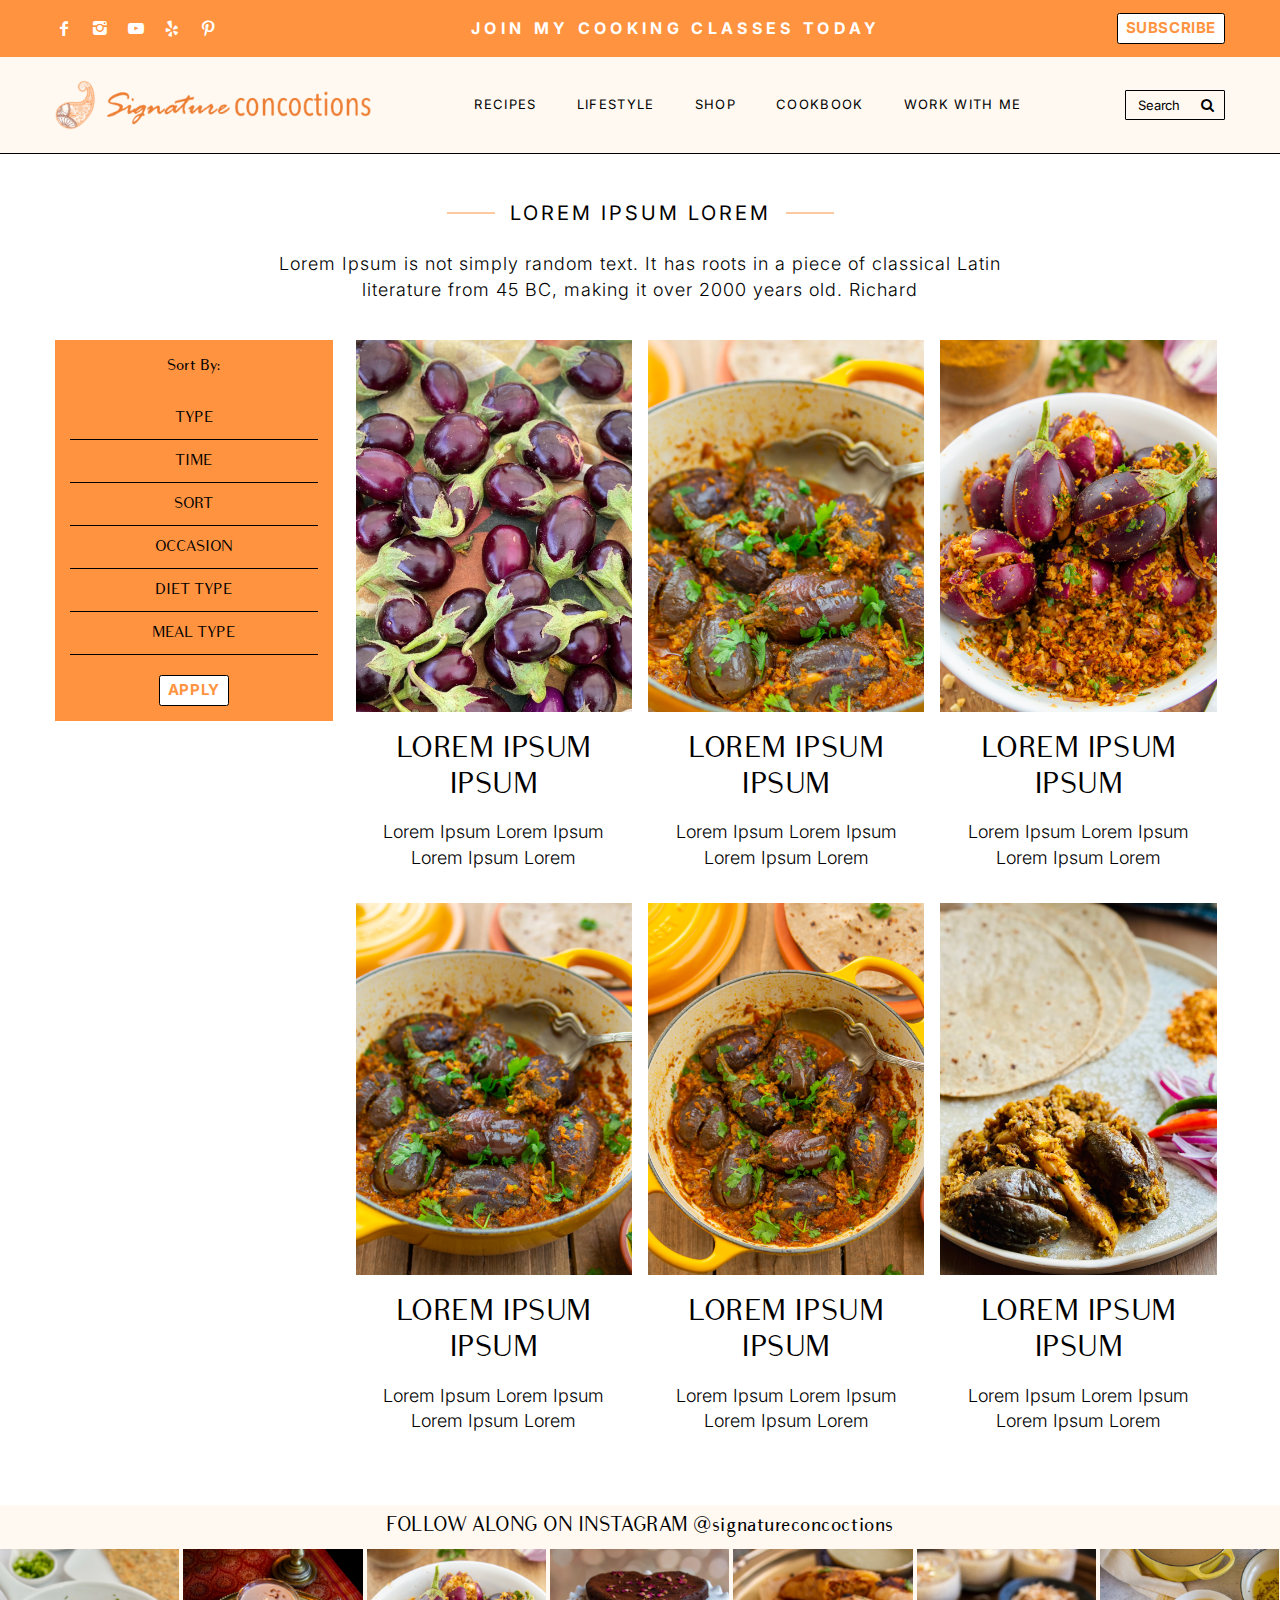
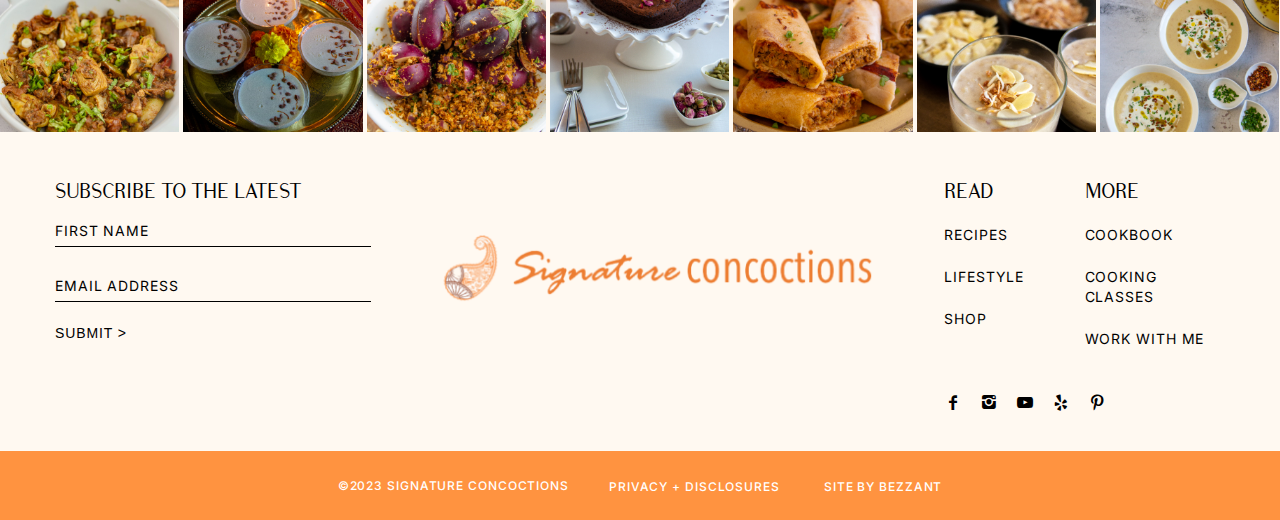
<file: recipes.html>
<!DOCTYPE html>
<html>

<head>
	<meta charset="utf-8">
	<meta http-equiv="X-UA-Compatible" content="IE=edge,chrome=1">
	<meta name="viewport" content="width=device-width, initial-scale=1, user-scalable=no">
	<link rel="shortcut icon" href="images/favicon.jpg" type="image/jpg">
	<title>Archived Chef</title>
	
	<link rel="stylesheet" type="text/css" href="css/plugins.css">
	<link rel="stylesheet" type="text/css" href="css/custom-dev.css">
</head>
<body>
	<header>
		<div class="annoucebar">
			<div class="custom-container">
				<div class="wrapper d-flex flex-wrap justify-content-between align-items-center">					
					<div class="social-media">
						<a href="javascript:;" title="Facebook">
							<span class="icon-facebook"></span>
						</a>
						<a href="javascript:;" title="Instagram">
							<span class="icon-instagram"></span>
						</a>						
						<a href="javascript:;" title="Youtube">
							<span class="icon-youtube-play"></span>
						</a>
						<a href="javascript:;" title="Yelp">
							<span class="icon-yelp-1"></span>
						</a>													
						<a href="javascript:;" title="Pinterest">
							<span class="icon-pinterest"></span>
						</a>
					</div>
					<div class="content">
						<a href="javascript:;">Join my cooking classes today</a>
					</div>
					<div class="btn-subscribe">
						<a href="javascript:;" class="btn-custom">subscribe</a>
					</div>
				</div>
			</div>
		</div>

		<div class="main-header gary-bg">
			<div class="custom-container">
				<div class="wrapper d-flex justify-content-between align-items-center">	
					
					<div class="logo">
						<a href="index.html" title="Shey cooks" >
							<img src="images/logo.png" title="Archived Chef" alt="logo" loading="lazy">
						</a>
					</div>	
					<div class="open-menu display-mobile">
						<span class="icon-menu"></span>
					</div>
					<div class="header-menu">
						<div class="close-menu">
							<span class="icon-cancel"></span>
						</div>
						<ul>
							<li><a href="javascript:;">Recipes</a></li>						
							<li><a href="javascript:;">Lifestyle</a></li>
							<li><a href="javascript:;">Shop</a></li>
							<li><a href="javascript:;">CookBook</a></li>
							<li><a href="javascript:;">work with me</a></li>
						</ul>
					</div>
					<div class="search-field">
						<form method="GET" action="#"> 
							<input type="search" name="s" id="searchRecipes" placeholder="Search" required=""> 
							<button type="submit" class="btn-search-recipes">
								<span class="icon-search"></span>
							</button>
						</form>
					</div>
					
				</div>
			</div>
		</div>
	</header>
	
	<section class="recipes-product-list">
		<div class="custom-container">	
			<div class="sec-heading text-center">
				<h2>Lorem Ipsum Lorem</h2>
				<p>Lorem Ipsum is not simply random text. It has roots in a piece of classical Latin literature from 45 BC, making it over 2000 years old. Richard</p>
			</div>		
			<div class="wrapper d-flex flex-wrap justify-content-between align-items-start recipes-product-filter">
				<div class="sidebar-filter">
					<div class="recipes-filter-wrapper">
						<form method="GET" class="custom-recipe-filter-form" id="recipe-filter-form">
							<div class="recipes-filter-wrapper-title">
								<p>Sort By:</p>
							</div>
							<div class="recipes-single-filter">
								<div class="recipes-single-filter-title"> <a href="">Type</a></div>
								<div class="recipes-single-filter-list">
									<ul>
										<li> 
											<input class="sf-input-checkbox typecat" type="checkbox" name="recipetypes[]"
											value="airfryer-recipe" id="type-1">
											<label class="sf-label-checkbox" for="type-1">Airfryer</label>
										</li>
										<li> 
											<input class="sf-input-checkbox typecat" type="checkbox" name="recipetypes[]" value="dessert" id="type-2">
											<label class="sf-label-checkbox" for="type-2">Dessert</label>
										</li>
										<li> 
											<input class="sf-input-checkbox typecat" type="checkbox" name="recipetypes[]" value="breakfast" id="type-3">
											<label class="sf-label-checkbox"for="type-3">Breakfast</label>
										</li>
										<li> <input class="sf-input-checkbox typecat" type="checkbox" name="recipetypes[]" value="sides" id="type-4">
											<label class="sf-label-checkbox" for="type-4">Sides</label></li>
										<li> 
											<input class="sf-input-checkbox typecat" type="checkbox" name="recipetypes[]" value="appetizers" id="type-5">
											<label class="sf-label-checkbox" for="type-5">Appetizers</label></li>
										<li> 
											<input class="sf-input-checkbox typecat" type="checkbox" name="recipetypes[]" value="lunch-dinner" id="type-6">
											<label class="sf-label-checkbox" for="type-6">Lunch/Dinner</label>
										</li>
									</ul>
								</div>
							</div>
							<div class="recipes-single-filter">
								<div class="recipes-single-filter-title"> <a href="">Time</a></div>
								<div class="recipes-single-filter-list">
									<ul>
										<li> 
											<input class="sf-input-checkbox input-radio" type="radio" value="11" name="rtime" id="time_1"> 
											<label class="sf-label-checkbox input-radio" for="time_1">10 minutes or less</label>
										</li>
										<li> 
											<input class="sf-input-checkbox input-radio" type="radio" value="16" name="rtime" id="time_2"> 
											<label class="sf-label-checkbox input-radio" for="time_2">15 minutes or less</label>
										</li>
										<li> 
											<input class="sf-input-checkbox input-radio" type="radio" value="21" name="rtime" id="time_3"> 
											<label class="sf-label-checkbox input-radio" for="time_3">20 minutes or less</label>
										</li>
										<li> 
											<input class="sf-input-checkbox input-radio" type="radio" value="31" name="rtime" id="time_4"> 
											<label class="sf-label-checkbox input-radio" for="time_4">30 minutes or less</label>
										</li>
										<li> 
											<input class="sf-input-checkbox input-radio" type="radio" value="46" name="rtime" id="time_5"> 
											<label class="sf-label-checkbox input-radio" for="time_5">45 minutes or less</label>
										</li>
										<li> 
											<input class="sf-input-checkbox input-radio" type="radio" value="61" name="rtime" id="time_6"> 
											<label class="sf-label-checkbox input-radio" for="time_6">1 hour or less</label>
										</li>
									</ul>
								</div>
							</div>
							<div class="recipes-single-filter">
								<div class="recipes-single-filter-title"> <a href="">Sort</a></div>
								<div class="recipes-single-filter-list">
									<ul>
										<li> 
											<input class="sf-input-checkbox input-radio" type="radio" value="title-ascending" name="sort" id="sort1"> 
											<label class="sf-label-checkbox input-radio" for="sort1">A to Z</label>
										</li>
										<li> 
											<input class="sf-input-checkbox input-radio" type="radio" value="title-descending" name="sort" id="sort2"> 
											<label class="sf-label-checkbox input-radio" for="sort2">Z to A</label>
										</li>
										<li> 
											<input class="sf-input-checkbox input-radio" type="radio" value="date-descending" name="sort" id="sort3"> 
											<label class="sf-label-checkbox input-radio" for="sort3">Newest to Oldest</label>
										</li>
										<li> 
											<input class="sf-input-checkbox input-radio" type="radio" value="date-ascending" name="sort" id="4sort4"> 
											<label class="sf-label-checkbox input-radio" for="sort4">Oldest to Newest</label>
										</li>
									</ul>
								</div>
							</div>
							<div class="recipes-single-filter">
								<div class="recipes-single-filter-title"> <a href="">Occasion</a></div>
								<div class="recipes-single-filter-list">
									<ul>
										<li> 
											<input class="sf-input-checkbox" type="checkbox" value="game-day" name="roccasions[]" id="occasion-1">
											<label class="sf-label-checkbox" for="occasion-1">Game Day</label>
										</li>
										<li> 
											<input class="sf-input-checkbox" type="checkbox" value="thanksgiving" name="roccasions[]" id="occasion-2">
											<label class="sf-label-checkbox" for="occasion-2">Thanksgiving</label>
										</li>
										<li> 
											<input class="sf-input-checkbox" type="checkbox" value="diwali" name="roccasions[]" id="occasion-3">
											<label class="sf-label-checkbox" for="occasion-3">Diwali</label>
										</li>
									</ul>
								</div>
							</div>
							<div class="recipes-single-filter">
								<div class="recipes-single-filter-title"> <a href="">Diet Type</a></div>
								<div class="recipes-single-filter-list">
									<ul>
										<li> 
											<input class="sf-input-checkbox typecat" type="checkbox" name="rdiettype[]"	value="chicken-recipes" id="diet-type-1">
											<label class="sf-label-checkbox" for="diet-type-1">Chicken Recipes</label>
										</li>
										<li> 
											<input class="sf-input-checkbox typecat" type="checkbox" name="rdiettype[]"
											value="vegetarian-recipes" id="diet-type-2">
											<label class="sf-label-checkbox" for="diet-type-2">Vegetarian Recipes</label>
										</li>
									</ul>
								</div>
							</div>
							<div class="recipes-single-filter">
								<div class="recipes-single-filter-title"> <a href="">Meal Type</a></div>
								<div class="recipes-single-filter-list">
									<ul>
										<li> 
											<input class="sf-input-checkbox typecat" type="checkbox" name="rmealtype[]" value="pasta"id="meal-type-1">
											<label class="sf-label-checkbox" for="meal-type-1">Pasta</label>
										</li>
										<li> 
											<input class="sf-input-checkbox typecat" type="checkbox" name="rmealtype[]" value="sandwiches" id="meal-type-2">
											<label class="sf-label-checkbox" for="meal-type-2">Sandwiches</label>
										</li>
										<li> 
											<input class="sf-input-checkbox typecat" type="checkbox" name="rmealtype[]" value="sauces" id="meal-type-3">
											<label class="sf-label-checkbox" for="meal-type-3">Sauces</label>
										</li>
										<li> 
											<input class="sf-input-checkbox typecat" type="checkbox" name="rmealtype[]" value="soups" id="meal-type-4">
											<label class="sf-label-checkbox" for="meal-type-4">Soups</label>
										</li>
										<li> 
											<input class="sf-input-checkbox typecat" type="checkbox" name="rmealtype[]" value="potatoes" id="meal-type-5">
											<label class="sf-label-checkbox" for="meal-type-5">Potatoes</label>
										</li>
										<li> 
											<input class="sf-input-checkbox typecat" type="checkbox" name="rmealtype[]" value="vegetables" id="meal-type-6">
											<label class="sf-label-checkbox" for="meal-type-6">Vegetables</label>
										</li>
										<li> 
											<input class="sf-input-checkbox typecat" type="checkbox" name="rmealtype[]" value="indian" id="meal-type-7">
											<label class="sf-label-checkbox" for="meal-type-7">Indian</label>
										</li>
									</ul>
								</div>
							</div>
							<div class="recipes-single-filter-submit"> <a href="" class="btn-custom">Apply</a></div>
						</form>
					</div>
				</div>
				<div class="product-slider recipes-products">
					<div class="item">
						<div class="product-box">
							<div class="image-box">
                                <a href="javascript:;">
                                    <img src="images/recipes-details-1.jpg" alt="product-1" title="product name" loading="lazy" />
                                </a>
                            </div>
							<div class="content">
								<h4><a href="javascript:;">Lorem Ipsum <br>Ipsum </a></h4>
								<p>Lorem Ipsum Lorem Ipsum Lorem Ipsum Lorem</p>
							</div>
						</div>
					</div>
					<div class="item">
						<div class="product-box">
							<div class="image-box">
                                <a href="javascript:;">
                                    <img src="images/recipes-details-2.jpg" alt="product-1" title="product name" loading="lazy" />
                                </a>
                            </div>
							<div class="content">
								<h4><a href="javascript:;">Lorem Ipsum <br>Ipsum </a></h4>
								<p>Lorem Ipsum Lorem Ipsum Lorem Ipsum Lorem</p>
							</div>
						</div>
					</div>
					<div class="item">
						<div class="product-box">
							<div class="image-box">
                                <a href="javascript:;">
                                    <img src="images/recipes-details-3.jpg" alt="product-1" title="product name" loading="lazy" />
                                </a>
                            </div>
							<div class="content">
								<h4><a href="javascript:;">Lorem Ipsum <br>Ipsum </a></h4>
								<p>Lorem Ipsum Lorem Ipsum Lorem Ipsum Lorem</p>
							</div>
						</div>
					</div>
					<div class="item">
						<div class="product-box">
							<div class="image-box">
                                <a href="javascript:;">
                                    <img src="images/recipes-details-4.jpg" alt="product-1" title="product name" loading="lazy" />
                                </a>
                            </div>
							<div class="content">
								<h4><a href="javascript:;">Lorem Ipsum <br>Ipsum </a></h4>
								<p>Lorem Ipsum Lorem Ipsum Lorem Ipsum Lorem</p>
							</div>
						</div>
					</div>
					<div class="item">
						<div class="product-box">
							<div class="image-box">
                                <a href="javascript:;">
                                    <img src="images/recipes-details-5.jpg" alt="product-1" title="product name" loading="lazy" />
                                </a>
                            </div>
							<div class="content">
								<h4><a href="javascript:;">Lorem Ipsum <br>Ipsum </a></h4>
								<p>Lorem Ipsum Lorem Ipsum Lorem Ipsum Lorem</p>
							</div>
						</div>
					</div>
					<div class="item">
						<div class="product-box">
							<div class="image-box">
                                <a href="javascript:;">
                                    <img src="images/recipes-details-6.jpg" alt="product-1" title="product name" loading="lazy" />
                                </a>
                            </div>
							<div class="content">
								<h4><a href="javascript:;">Lorem Ipsum <br>Ipsum </a></h4>
								<p>Lorem Ipsum Lorem Ipsum Lorem Ipsum Lorem</p>
							</div>
						</div>
					</div>
				</div>
			</div>
		</div>
	</section>
	<section class="instagram gary-bg">
		<h5>FOLLOW ALONG ON INSTAGRAM <a href="https://www.instagram.com/signatureconcoctions" target="_blank">@signatureconcoctions </a></h5>
		<div class="instagram-images">
			<div class="item">
				<img src="images/instagram-1.jpg" loading="lazy" />
			</div>
			<div class="item">
				<img src="images/instagram-2.jpg" loading="lazy" />
			</div>
			<div class="item">
				<img src="images/instagram-3.jpg" loading="lazy" />
			</div>
			<div class="item">
				<img src="images/instagram-4.jpg" loading="lazy" />
			</div>
			<div class="item">
				<img src="images/instagram-5.jpg" loading="lazy" />
			</div>
			<div class="item">
				<img src="images/instagram-6.jpg" loading="lazy" />
			</div>
			<div class="item">
				<img src="images/instagram-7.jpg" loading="lazy" />
			</div>
		</div>
	</section>
	<footer>
		<div class="footer-top">		
			<div class="custom-container">
				<div class="wrapper">
					<div class="footer-subscribe">
						<h2>Subscribe to the latest</h2>
						<form method="post">					
							<div class="input-subscribe">
								<input type="text" placeholder="First name" name="fname"  />
							</div>
							<div class="input-subscribe">
								<input type="email" placeholder="Email address" name="email"  />
							</div>
							<button type="submit" class="btn-submit-subscribe">Submit > </button>
						</form>
					</div>
					<div class="footer-logo">
						<a href="javascript:;">
							<img src="images/logo.png" />
						</a>
					</div>
					<div class="footer-right">
						<div class="footer-menu-box">
							<div class="menu-box">
								<h3>Read</h3>
								<ul>
									<li><a href="javascript:;">Recipes</a></li>
									<li><a href="javascript:;">Lifestyle</a></li>
									<li><a href="javascript:;">Shop</a></li>
								</ul>
							</div>
							<div class="menu-box">
								<h3>More</h3>
								<ul>
									<li><a href="javascript:;">CookBook</a></li>
									<li><a href="javascript:;">Cooking Classes</a></li>
									<li><a href="javascript:;">Work With Me</a></li>
								</ul>
							</div>
						</div>					
						<div class="social-media">
							<a href="javascript:;" title="Facebook">
								<span class="icon-facebook"></span>
							</a>
							<a href="javascript:;" title="Instagram">
								<span class="icon-instagram"></span>
							</a>						
							<a href="javascript:;" title="Youtube">
								<span class="icon-youtube-play"></span>
							</a>
							<a href="javascript:;" title="Yelp">
								<span class="icon-yelp-1"></span>
							</a>													
							<a href="javascript:;" title="Pinterest">
								<span class="icon-pinterest"></span>
							</a>
						</div>					
					</div>
				</div>			
			</div>
		</div>
		<div class="footer-bottom">
			<div class="custom-container">
				<div class="wrapper">
					<div class="copytight">
						©2023 signature  concoctions
					</div>
					<div class="footer-bottom-menu">
						<a href="javascript:;">PRIVACY + DISCLOSURES</a>
						<a href="javascript:;">SITE BY bezzant</a>
					</div>
				</div>
			</div>
		</div>
	</footer>
	<script src="js/jquery.min.js" defer></script>
	<script src="js/plugins.js" defer></script>
	<script src="js/custom.js" defer></script>
	
</body>
</html>
</file>
<file: css/custom-dev.css>
@charset "UTF-8";

@import url('https://fonts.googleapis.com/css2?family=Inter:wght@100;200;300;400;500;600;700;800&display=swap');

@font-face {
  font-family: 'Breathing Personal Use';
  src: url('../fonts/BreathingPersonalUse.woff2') format('woff2'),
      url('../fonts/BreathingPersonalUse.woff') format('woff');
  font-weight: 100;
  font-style: normal;
  font-display: swap;
}

@font-face {
  font-family: 'Bodoni Sans Text';
  src: url('../fonts/BodoniSansText-Bold.woff2') format('woff2'),
      url('../fonts/BodoniSansText-Bold.woff') format('woff');
  font-weight: bold;
  font-style: normal;
  font-display: swap;
}

@font-face {
  font-family: 'Bodoni Sans Text';
  src: url('../fonts/BodoniSansText-BoldItalic.woff2') format('woff2'),
      url('../fonts/BodoniSansText-BoldItalic.woff') format('woff');
  font-weight: bold;
  font-style: italic;
  font-display: swap;
}

@font-face {
  font-family: 'Bodoni Sans Text';
  src: url('../fonts/BodoniSansText-Italic.woff2') format('woff2'),
      url('../fonts/BodoniSansText-Italic.woff') format('woff');
  font-weight: normal;
  font-style: italic;
  font-display: swap;
}

@font-face {
  font-family: 'Bodoni Sans Text';
  src: url('../fonts/BodoniSansText-Regular.woff2') format('woff2'),
      url('../fonts/BodoniSansText-Regular.woff') format('woff');
  font-weight: normal;
  font-style: normal;
  font-display: swap;
}

@font-face {
  font-family: 'Proxima Nova';
  src: url('../fonts/ProximaNovaBold.woff2') format('woff2'),
      url('../fonts/ProximaNovaBold.woff') format('woff');
  font-weight: bold;
  font-style: normal;
  font-display: swap;
}

@font-face {
  font-family: 'Proxima Nova';
  src: url('../fonts/ProximaNovaMedium.woff2') format('woff2'),
      url('../fonts/ProximaNovaMedium.woff') format('woff');
  font-weight: 500;
  font-style: normal;
  font-display: swap;
}

@font-face {
  font-family: 'Proxima Nova';
  src: url('../fonts/ProximaNovaLight.woff2') format('woff2'),
      url('../fonts/ProximaNovaLight.woff') format('woff');
  font-weight: 300;
  font-style: normal;
  font-display: swap;
}

@font-face {
  font-family: 'Proxima Nova';
  src: url('../fonts/ProximaNovaBlack.woff2') format('woff2'),
      url('../fonts/ProximaNovaBlack.woff') format('woff');
  font-weight: 900;
  font-style: normal;
  font-display: swap;
}

@font-face {
  font-family: 'Proxima Nova';
  src: url('../fonts/ProximaNovaThin.woff2') format('woff2'),
      url('../fonts/ProximaNovaThin.woff') format('woff');
  font-weight: 100;
  font-style: normal;
  font-display: swap;
}

@font-face {
  font-family: 'Proxima Nova';
  src: url('../fonts/ProximaNovaSemibold.woff2') format('woff2'),
      url('../fonts/ProximaNovaSemibold.woff') format('woff');
  font-weight: 600;
  font-style: normal;
  font-display: swap;
}

@font-face {
  font-family: 'Proxima Nova';
  src: url('../fonts/ProximaNovaRegular.woff2') format('woff2'),
      url('../fonts/ProximaNovaRegular.woff') format('woff');
  font-weight: normal;
  font-style: normal;
  font-display: swap;
}



:root{
  --black:#000;
  --white:#fff;
  --gray-bg:#FFF9F1;
  --orange:#FF9340;
  --heading-color:#7D533A;
  --text-color:#000;
  --gray-second:#D9D9D9;
  --primary-font: 'Inter', sans-serif;
  --heading-font: 'Bodoni Sans Text', sans-serif;
  --second-font: 'Proxima Nova';
  --name-font:'Breathing Personal Use', serif;
  --recipes-details-form: 'Inter', sans-serif;


}

@font-face {
  font-family: 'fontello';
  src: url('../fonts/fontello.woff2') format('woff2'),
       url('../fonts/fontello.woff?') format('woff');
  font-weight: normal;
  font-style: normal;
}
[class^="icon-"]:before, [class*=" icon-"]:before {
  font-family: "fontello";
  font-style: normal;
  font-weight: normal;
  speak: never;
  display: inline-block;
  text-decoration: inherit;
  text-align: center;
  font-variant: normal;
  text-transform: none;
  line-height: 1em;
  -webkit-font-smoothing: antialiased;
  -moz-osx-font-smoothing: grayscale;
}

.icon-search:before { content: '\e800'; } /* '' */
.icon-down-open:before { content: '\e801'; } /* '' */
.icon-left-open:before { content: '\e802'; } /* '' */
.icon-right-open:before { content: '\e803'; } /* '' */
.icon-up-open:before { content: '\e804'; } /* '' */
.icon-star:before { content: '\e805'; } /* '' */
.icon-star-empty:before { content: '\e806'; } /* '' */
.icon-resize-full:before { content: '\e807'; } /* '' */
.icon-print-1:before { content: '\e808'; } /* '' */
.icon-resize-small:before { content: '\e809'; } /* '' */
.icon-clock:before { content: '\e80a'; } /* '' */
.icon-folder:before { content: '\e80b'; } /* '' */
.icon-play:before { content: '\e80c'; } /* '' */
.icon-pause:before { content: '\e80d'; } /* '' */
.icon-to-end:before { content: '\e80e'; } /* '' */
.icon-to-start:before { content: '\e80f'; } /* '' */
.icon-play-outline:before { content: '\e810'; } /* '' */
.icon-down:before { content: '\e811'; } /* '' */
.icon-left:before { content: '\e812'; } /* '' */
.icon-right:before { content: '\e813'; } /* '' */
.icon-up:before { content: '\e814'; } /* '' */
.icon-cancel:before { content: '\e815'; } /* '' */
.icon-menu-1:before { content: '\f008'; } /* '' */
.icon-menu:before { content: '\f0c9'; } /* '' */
.icon-star-half-alt:before { content: '\f123'; } /* '' */
.icon-youtube-play:before { content: '\f16a'; } /* '' */
.icon-behance:before { content: '\f1b4'; } /* '' */
.icon-yelp-1:before { content: '\f1e9'; } /* '' */
.icon-twitter:before { content: '\f309'; } /* '' */
.icon-facebook:before { content: '\f30c'; } /* '' */
.icon-gplus:before { content: '\f30f'; } /* '' */
.icon-pinterest:before { content: '\f312'; } /* '' */
.icon-tumblr:before { content: '\f315'; } /* '' */
.icon-linkedin:before { content: '\f318'; } /* '' */
.icon-dribbble:before { content: '\f31b'; } /* '' */
.icon-instagram:before { content: '\f32d'; } /* '' */
.icon-dropbox:before { content: '\f330'; } /* '' */
.icon-skype:before { content: '\f339'; } /* '' */
.icon-behance-1:before { content: '\f34e'; } /* '' */

/* #wpadminbar{display: none !important;} */
*,
*::before,
*::after {box-sizing: border-box; }
.d-flex {display: -webkit-box;display: -moz-box;display: -ms-flexbox;display: -webkit-flex;display: flex; }
.flex-row {flex-direction: row; }
.flex-column {flex-direction: column; }
.flex-row-reverse {flex-direction: row-reverse; }
.flex-column-reverse {flex-direction: column-reverse; }
.flex-wrap {flex-wrap: wrap; }
.flex-nowrap {flex-wrap: nowrap; }
.flex-wrap-reverse {flex-wrap: wrap-reverse; }
.justify-content-start {justify-content: flex-start; }
.justify-content-end {justify-content: flex-end; }
.justify-content-center {justify-content: center; }
.justify-content-between {justify-content: space-between; }
.justify-content-around {justify-content: space-around; }
.justify-content-evenly {justify-content: space-evenly; }
.align-items-start {align-items: flex-start; }
.align-items-end {align-items: flex-end; }
.align-items-center {align-items: center; }
.align-items-baseline {align-items: baseline; }
.align-items-stretch {align-items: stretch; }
.align-content-start {align-content: flex-start; }
.align-content-end {align-content: flex-end; }
.align-content-center {align-content: center; }
.align-content-between {align-content: space-between; }
.align-content-around {align-content: space-around; }
.align-content-stretch {align-content: stretch; }
.align-self-auto {align-self: auto; }
.align-self-start {align-self: flex-start; }
.align-self-end {align-self: flex-end; }
.align-self-center {align-self: center; }
.align-self-baseline {align-self: baseline; }
.align-self-stretch {align-self: stretch; }
.text-center {text-align: center; }
.sub-menu-toggle{display: none !important;}
body {margin: 0;padding: 0;font-style: normal;font-family: var(--primary-font);font-size: 16px;font-weight:400;line-height: normal;color: var(--black);overflow-x: hidden!important;-webkit-font-smoothing: antialiased;}
figure{margin: 0;}
section{position: relative;}
input,select,textarea{font-family: var(--primary-font);}
a,a:hover {text-decoration: none;cursor: pointer;color: var(--black); }
button {min-width: inherit;cursor: pointer; }
img{display: block;}
button:focus {outline: none; }
h1, h2, h3, h4, h5, h6{margin: 0; padding: 0;font-weight: normal; font-family: var(--heading-font);color: var(--black);}
ul, li, ol {margin: 0;padding: 0;list-style: none;color: var(--black); }
.custom-container {max-width: 1410px;padding: 0 15px;margin: 0 auto; } 
.custom-container-medium {max-width: 1570px;padding: 0 15px;margin: 0 auto; } 
.custom-container-large{max-width:1616px;padding: 0 15px;margin: 0 auto; }
.wrapper {width: 100%;position: relative; }
.img-fluid {max-width: 100%;height: auto; }
p {margin: 0; padding: 0;font-weight: normal;color: var(--black);font-size: 25px;font-style: normal;font-weight: 300;line-height: 1.41;font-family: var(--primary-font);}
b {font-weight: 700; }
input, select, button, textarea{outline: none;box-shadow: none;}
input::-webkit-input-placeholder,
textarea::-webkit-input-placeholder {color: var(--black);}
input::-moz-placeholder,
textarea::-moz-placeholder {color:  var(--black);}
input:-ms-input-placeholder,
textarea:-ms-input-placeholder {color:  var(--black);}
input:-moz-placeholder,
textarea:-moz-placeholder {color:  var(--black);}

.gary-bg{background-color: var(--gray-bg);}

.btn-custom{background-color: var(--white);color: var(--orange);text-transform: uppercase;font-size: 15px;padding: 8px;border:1px solid var(--black);box-shadow: none;outline: none;transition: 0.3s;font-family: var(--primary-font);letter-spacing: 0.040em;border-radius: 2.5px;font-weight: 700;line-height: 0.84;display: flex;}
.btn-custom:hover{background-color:var(--orange);color: var(--white);}

.btn-custom-orange{background-color: var(--orange);color: var(--white);text-transform: uppercase;font-size:28px;    padding: 15px 40px;border:2px solid var(--black);box-shadow: none;outline: none;transition: 0.3s;font-family: var(--primary-font);letter-spacing: 0.040em;border-radius: 5px;font-weight: 700;line-height: 0.84;display: flex;}
.btn-custom:hover{background-color:var(--orange);color: var(--white);}
.btn-custom.btn-black{background-color: var(--black);border-color: var(--black);color: var(--white);}
.btn-custom.btn-black:hover{background-color: var(--orange);border-color: var(--orange);color: var(--white);}
.btn-custom.btn-white{background-color: var(--white);border-color: var(--white);color: var(--black);}
.btn-custom.btn-white:hover{background-color: var(--black);border-color: var(--black);color: var(--white);}
.slick-arrow {position: absolute;top: 50%;transform: translateY(-50%);z-index: 1;cursor: pointer;background-color: var(--orange);border-radius: 100%;width: 36px;aspect-ratio: 100/100;display: flex;align-items: center;justify-content: center;}
.slick-arrow:hover span{background-color: var(--black);}
.slick-next{right: 0;}
.slick-prev{left: 0;}

.sec-heading h2{color: var(--black);font-family: var(--primary-font);font-size: 25.298px;font-style: normal;font-weight: 400;line-height: 1.29;letter-spacing: 5.186px;display: inline-block;position: relative;text-transform: uppercase;}
.sec-heading h2::before,
.sec-heading h2::after{content: ""; background: var(--orange);width: 67px; height: 1px;position: absolute;top:50%;transform: translateY(-50%);}
.sec-heading h2::before{right: 100%;margin-right: 15px;}
.sec-heading h2::after{left: 100%;margin-left: 15px;}
.sec-heading p{color: var(--black);font-family: var(--primary-font);font-size: 25.298px;font-style: normal;font-weight: 300;line-height: 1.41;letter-spacing: 1.012px;margin: 0 auto;margin-top: 25px;}
.sec-heading h3{color:  var(--heading-color);font-family: var(--name-font);font-size: 65.478px;font-style: normal;font-weight: 400;line-height: 1.25;letter-spacing: 0.982px;    margin-top: 25px;}
.sec-heading h4{color: var(--heading-color);font-family: var(--heading-font);font-size: 65.478px;font-style: normal;font-weight: 400;line-height: 1.25;letter-spacing: 0.982px;text-transform: uppercase;margin: 0 auto;}
.read-more{margin-top: 40px;}
.read-more a{color: var(--black);font-family: var(--second-font);font-size: 20.834px;font-style: normal;font-weight: 400;line-height: 1.57;letter-spacing: 1.339px;text-decoration: underline;text-transform: uppercase;}
.read-more a span{width: 24px;aspect-ratio: 100/100;background-color: var(--orange);display: inline-flex;color: var(--white);border-radius: 100%;text-align: center;justify-content: center;
align-items: center;font-size: 90%;margin-left: 10px;}


/********* header *************/
header{width: 100%;position: relative;}
.annoucebar{background-color: var(--orange);padding: 13px 0;}
.banner-content{position: relative;}
.social-media {display: flex; align-items: center;}
.social-media a{color:var(--white);font-size: 16px;width: 18px;line-height: 18px;text-align: center;border-radius: 100%;margin-right: 18px;}
.social-media a:hover{color: var(--white);background-color: var(--heading-color);}
.annoucebar .content{color: var(--white);text-align: center;font-size: 16px;font-style: normal;font-weight: 700;line-height: 1.20;letter-spacing: 4.338px;text-transform: uppercase;}
.annoucebar .content a{color: var(--white);}
.main-header{padding: 0;border-bottom: 4px solid var(--gray-second);padding: 23px 0;border-bottom: 1px solid var(--black);}
.pattern{position: absolute;}
.banner-content .pattern img{object-fit: cover;object-position: center center;height: auto;}
.banner-content .pattern-1{right: -30px;top: 0;    z-index: 1;}
.banner-content .pattern-1 img{max-width: 182px;}
.banner-content .pattern-2{right: -100px; bottom: -127px;    z-index: 1;}
.banner-content .pattern-2 img{max-width: 330px;}


.logo a img{max-height: 66px;}
.header-menu{position: relative;}
.header-menu > ul{display: flex;justify-content: flex-start;}
.header-menu > ul > li{font-family: var(--menu-font);text-align: center;font-size: 13px;font-style: normal;font-weight: 400;text-transform: uppercase;padding: 0 30px;}
.header-menu > ul > li > a{color: var(--black);line-height: 1.41;letter-spacing: 1.338px;text-transform: uppercase;font-size: 13px;}
.header-menu > ul > li:hover a {color: var(--orange);}
.open-menu{cursor: pointer;background-color: var(--gray);min-height: 36px;width: 36px;display: flex;flex-direction: column;justify-content: center;align-items: center;align-content: center;position: absolute;right: 0;    font-size: 24px;top: 0;}
.close-menu{display: none;}
.search-field{border-radius: 1px;background-color: transparent;border: 1px solid  var(--black);padding: 3px 10px;width: 100px;position: relative;}
.search-field input{color: var(--black);font-size: 13px;font-style: normal;font-weight: 400;line-height: 19px;letter-spacing: -0.162px;width: 100%;background-color: transparent;border:0;padding-right: 17px;}
.btn-search-recipes {background-color: transparent;border:0}
.search-field .btn-search-recipes {background-color: transparent;border: 0;min-width: 0;position: absolute;right: 10px;top: 50%;color: var(--black);transform: translateY(-50%);font-size: 14px;padding: 0;}


/***************** End header ***********/
footer{background-color: var(--gray-bg);}
.footer-top{padding: 120px 0 40px;}
.footer-top .wrapper{display: flex;flex-wrap: wrap;justify-content: space-between;}
.footer-top .footer-subscribe{width: 27%;}
.footer-top .footer-logo{align-self: flex-start; margin-top: 50px;}
.footer-top .footer-logo img{height:68px; width: auto;}
.footer-top .footer-right{width: 24%;}
.footer-subscribe h2{color: var(--black);font-family: var(--heading-font);font-size: 20px;font-style: normal;font-weight: 400;line-height: 0.9;text-transform: uppercase;margin-bottom: 10px;}
.footer-subscribe .input-subscribe{border-bottom: 1px solid var(--black);margin-bottom: 20px;}
.footer-subscribe .input-subscribe input{color: var(--black);font-size: 14px;font-style: normal;font-weight: 400;line-height: normal;letter-spacing: 0.9px;text-transform: uppercase;padding: 10px 0px 7px 0px;background: transparent;  border: 0;}
.btn-submit-subscribe{background-color: transparent;border: 0;padding: 0;color:var(--black);font-size: 14px;font-style: normal;font-weight: 400;line-height: 1.28;letter-spacing: 0.9px;text-transform: uppercase;}

.footer-menu-box{display: flex; flex-wrap: wrap;}
.footer-menu-box .menu-box{width: 50%;}
.footer-menu-box .menu-box h3{color: var(--black);font-family: var(--heading-font);font-size: 20px;font-style: normal;font-weight: 400;line-height: 0.9;text-transform: uppercase;}
.footer-menu-box .menu-box ul li{display: block;margin-top: 22px;}
.footer-menu-box .menu-box ul li a{color: var(--black);font-size: 14px;font-style: normal;font-weight: 400;line-height: 1.28;letter-spacing: 0.9px;text-transform: uppercase;}
.footer-top .social-media{margin-top: 45px;}
.footer-top .social-media a{color: var(--black);}



.footer-bottom{background-color: var(--orange);padding: 32px 0;}
.footer-bottom .wrapper{display: flex;flex-wrap: wrap;align-items: center;justify-content: center;}
.footer-bottom .copytight{color: var(--white);font-size: 12px;font-style: normal;font-weight: 500;line-height: 1.5;letter-spacing: 0.9px;text-transform: uppercase;;margin: 0 20px;}
.footer-bottom .footer-bottom-menu a{color: var(--white);font-size: 12px;font-style: normal;font-weight: 500;line-height: 1.5;letter-spacing: 0.9px;text-transform: uppercase;margin: 0 20px;}

/***************** start home *************/
.banner{padding: 52px 0 70px;}
.banner-slider{position: relative;}
.banner-item{display: flex;align-items: center;justify-content: space-between;}
.banner-slider .image-box{width: 45.3%;}
.banner-slider .image-box img{width: 100%;aspect-ratio: 100/124.5;object-fit: cover;object-position: center center;}
.banner-slider .content{width: 43%;}
.banner-slider .sec-heading{text-align: center;}
.banner-slider .sec-heading p{max-width: 89%;}
.banner-slider .slick-next{right: -90px;}
.banner-slider .slick-prev{left: -90px;}

.subscribe .wrapper{padding: 80px 0;border-top:1px solid var(--black);border-bottom:1px solid var(--black);display: flex;flex-wrap: wrap;justify-content: space-between;align-items: center;}
.subscribe .sec-heading{width: 43%;}
.subscribe .sec-heading h4{margin-top: 0;}
.subscribe .subscribe-form{width: 47%;}
.subscribe-form .subscribe-input-field{width: 100%;}
.subscribe-form .form-field{display: flex;flex-wrap: wrap;justify-content: space-between;align-items: center;}
.input-field{width: 100%;margin: 12px 0;}
.input-field input,
.input-field textarea{width: 100%;padding: 12px 16px;color: var(--black);font-size: 20px;font-style: normal;font-weight: 300;line-height: 1.7;letter-spacing: 2px;text-transform: uppercase;}
.input-field textarea{min-height: 150px;}
.input-field label{color:var(--black);font-size: 16.573px;font-style: normal;font-weight: 500;line-height: 2;letter-spacing: 1.243px;text-transform: uppercase;}
/***** Product box ******/
.product-box{width: 100%;position: relative;text-align: center;}
.product-box .image-box{width: 100%;position: relative;overflow: hidden;}
.product-box .image-box a{display: block;}
.product-box .image-box img{width: 100%;aspect-ratio: 100/134.46;object-fit: cover;object-position: center center;transition: 0.5s;}
.product-box h4{margin-top: 38px;width: 100%;text-align: center;color: var(--black);font-size: 35px;font-style: normal;font-weight: 600;line-height: 1.21;letter-spacing: 0.533px;font-weight: 300; text-transform: uppercase;}
.product-box h5{margin-top: 38px;width: 100%;text-align: center;color: var(--black);font-size: 15px;font-style: normal;font-weight: 600;line-height: 1.28;letter-spacing: 1.5px;text-transform: uppercase;}
.product-box:hover .image-box img{transform: scale(1.1);}
.product-box p{text-align: center;margin-top: 15px;}

.concoctions{padding: 80px 0;}
.concoctions .sec-heading{text-align: center;}
.concoctions .sec-heading h4{font-size: 45px;}
.concoctions .product-list{margin-top: 40px;}
.product-list{display: flex; flex-wrap: wrap;}
.product-list .item{width: 20%;padding: 28px;}

.vasanti-about{background-color: var(--white);padding: 138px 0;}
.vasanti-about .wrapper{display: flex;flex-wrap: wrap;align-items: center;}
.vasanti-about .content{width: 53.27%;}
.vasanti-about .image-box{width: 45.3%;position: relative;}
.vasanti-about .image-box img{border: 9px solid var(--white);aspect-ratio: 100/133.6;object-fit: cover;object-position: center center;width: 100%; z-index: 2;position: relative;}
.vasanti-about .image-box::before{content: "";background-color: var(--orange);height: calc(100% + 70px);right: -35px;top:-35px;position: absolute;width: calc(100% - 35px);z-index: 1;}
.vasanti-about .content h2{color: var(--heading-color);font-family: var(--name-font);font-size: 75px;font-style: normal;font-weight: 400;line-height: normal;letter-spacing: 7.735px;}
.vasanti-about p{max-width: 82.2%;}
.vasanti-about .pattern-4{left: 24%;bottom: 0;}
.vasanti-about .pattern-3{top: 100px;left: -130px;}

.trending{padding:0 0 80px 0;}
.trending .product-list{margin: 40px 0;}
.trending .product-list .item{width: 33.33%;}
.view-more a{display: inline-flex;}

.cookbook{background-color: var(--white);padding: 80px 0;}
.cookbook  .wrapper{display: flex;flex-wrap: wrap;justify-content: space-between;align-items: center;}
.cookbook .cookbook-image{width: 45%;}
.cookbook .cookbook-image img{width: 100%;aspect-ratio: 100/98.44;object-fit: cover;object-position: center center;}
.cookbook .sec-heading{width: 52.5%;}
.cookbook .sec-heading h4{font-size: 51px;}
.cookbook .sec-heading p{max-width: 82%;}
.grab-copy{margin-top: 50px;}
.grab-copy a{display: inline-flex;}
.cookbook .pattern-1{right:100%;top: 0;}
.cookbook .pattern-2{left:100%;bottom: 0;}


.book-class{position: relative;padding: 80px 0 45px;}
.book-class .wrapper{display: flex;flex-wrap: wrap;justify-content: space-between;align-items: center;z-index: 2;}
.book-class::after{content: "";height: 106px;width: 100%;background-color: var(--orange);position: absolute;
  bottom: 0;left: 0;z-index: 1;}
.book-class .book-class-image{width:46%;}
.book-class .book-class-image img{width: 100%;height: auto;}
.book-class .content{width: 49%;    text-align: center;}
.book-class .content > h2{color: var(--heading-color);font-family: var(--name-font);font-size: 75px;font-style: normal;font-weight: 400;line-height: normal;letter-spacing: 7.735px;}
.btn-book-class{margin-top: 50px;}
.btn-book-class a{display: inline-flex;}
.book-class .content .sec-heading h2{letter-spacing: 0;text-transform: inherit;}
.book-class .pattern-1{left: 42%;top: 0; -webkit-transform: scaleY(-1) rotate(15deg);; transform: scaleY(-1) rotate(15deg);;}
.book-class .pattern-2{left: 100%;-webkit-transform: scaleY(-1) rotate(-45deg); transform: scaleY(-1) rotate(-45deg); bottom: 60px;}

.tempting-concoctions{padding: 80px 0;background-color: var(--white);}
.tempting-concoctions .product-list .item{width: 25%;    padding: 11px;}
.tempting-link{max-width: 76%; margin:40px auto;border-top:1px solid var(--gray-second);border-bottom:1px solid var(--gray-second);padding: 15px 0;display: flex;align-items: center;justify-content: center;}
.tempting-link .item{margin: 0 30px;}
.tempting-link .item a{color: var(--black);font-size: 21px;font-style: normal;font-weight: 400;line-height: 1.66;letter-spacing: 1.05px;text-transform: uppercase;border-bottom: 4px solid transparent;white-space: nowrap;}
.tempting-link .item a.active{border-bottom-color: var(--orange);}
.tempting-concoctions .view-more {margin-top: 40px;}
.tempting-concoctions .pattern-1{right:100%;top: 0;margin-top: -50px;}
.tempting-concoctions .pattern-2{right: 94%;transform: rotate(-100deg);top: 100%;margin-top: -194px;    z-index: 1;}
.tempting-concoctions .pattern-3{left:100%;top: 50%;margin-left: 80px;    transform: scaleY(-1) rotate(-45deg);}
.tempting-concoctions .pattern-4{left:100%;bottom: 0;margin-left: 30px;}

.feature-on{padding: 40px 0;background-color: var(--white);}
.feature-slider{margin: 80px 0;}
.feature-slider img{max-height: 90px;width: auto;}
.feature-slider .item{border-right: 1px solid #787878;min-height: 127px;display: flex;justify-content: center;align-items: center;}
.feature-slider .slick-active + .slick-active + .slick-active + .slick-active {border-right: 0px;}
.feature-slider .slick-prev{left: -50px;}
.feature-slider .slick-next{right: -50px;}

.instagram h5{color: var(--black);font-size: 20px;font-style: normal;font-weight: 500;line-height:1;letter-spacing: 0.54px;text-align: center;padding: 11px 0;}
.instagram-images {display: flex;margin: 0 -2px;}
.instagram-images .item{width:14.28%;padding: 2px;}
.instagram-images .item img{width: 100%;aspect-ratio: 100/102;object-fit: cover;object-position: center center;}

.shop-my{padding: 85px 0 40px;}
.shop-my .wrapper{display: flex;flex-wrap: wrap;max-width: 1238px;margin: 0 auto;    justify-content: space-between;}
.shop-my .sec-heading{width: 42%;}
.shop-my .sec-heading .view-more{margin-top: 40px;}
.shop-product-list{width: 50%;display: flex;flex-wrap: wrap;justify-content: space-between;}
.shop-product-list .item{width: 48%;}
.shop-product .image-box{width: 100%;position: relative;overflow: hidden;}
.shop-product .image-box a{display: block;}
.shop-product .image-box img{width: 100%;aspect-ratio: 100/98;object-fit: cover;object-position: center center;transition: 0.5s;}
.shop-product .content{padding: 20px;text-align:center;}
.shop-product .content h2{color: var(--black);font-family:var(--second-font);font-size: 22px;font-style: normal;font-weight: 400;line-height: 1.22}
.shop-product .content p{color:var(--black);font-family:var(--second-font);font-size: 25px;font-style: normal;font-weight: 400;line-height: 1.08}
.shop-product:hover .image-box img{transform: scale(1.1);}

.lifestyle{padding: 80px 0;background-color: var(--white);}
.lifestyle .custom-container {max-width: 1450px;}
.lifestyle .wrapper{display: flex;flex-wrap: wrap;justify-content: space-between;align-items: center;}
.lifestyle-content{width: 36%;}
.lifestyle-content .sec-heading p{max-width: 90%;margin-left: 0;}
.lifestyle-slider{ width: 53.6%;}
.lifestyle-slider .item{padding: 8px;}
.lifestyle-slider .content{padding: 40px;text-align: center;}
.lifestyle-slider .content h5{color: var(--black);font-size: 19.877px;font-style: normal;font-weight: 500;line-height: 1.29; letter-spacing: 4.075px;margin-bottom: 20px;text-transform: uppercase;}
.lifestyle-slider .content h5 a{color: var(--black);}
.lifestyle-slider .content p{color: var(--black);font-size: 40px;font-style: normal;font-weight: 300;line-height: 1.21;letter-spacing: 0.6px;text-transform: uppercase;}
.lifestyle-slider .image-box{width: 100%;position: relative;overflow: hidden;}
.lifestyle-slider .image-box a{display: block;}
.lifestyle-slider .image-box img{width: 100%;aspect-ratio: 100/160;object-fit: cover;object-position: center center;transition: 0.5s;}
.lifestyle-slider .slick-prev{left: -60px;}
.lifestyle-slider .slick-next{right: -60px;}
.lifestyle .pattern-1{ left: -100px; top: 100px;}
.lifestyle .pattern-2{    left: 15%;  bottom: 5%;}
.lifestyle .pattern-3{left: 100%;top: -250px;margin-left: 80px;transform: scaleY(-1) rotate(-45deg);}
/***************** End home *************/
/***************** start Recipes page ***********/
.recipes-search-section .black_circle{display: none;}
.recipes-product-list {padding: 47px 0;}
.recipes-product-list .sec-heading {max-width: 767px;margin: 0 auto;padding: 0 15px;}
.recipes-product-filter{margin-top: 30px;}
.sidebar-filter{width: 25%;padding:8px 15px 0 0;}
.recipes-products{width: 75%;margin-top: 0;display: flex;flex-wrap: wrap;}
.recipes-products .item{width: 33.33%;padding: 8px 8px 25px;}
.recipes-filter-wrapper {display: block;width: 100%;max-width: 100%;padding: 15px;background-color: var(--orange);}
.recipes-filter-wrapper-title {display: block;width: 100%;max-width: 100%;margin-bottom: 20px;text-align: center;}
.recipes-filter-wrapper-title p {font-family: var(--heading-font);font-weight: 400;font-size: 16px;line-height: 22px;color: var(--black);padding: 0px;margin: 0px;}
.recipes-single-filter {display: block;width: 100%;max-width: 100%;}
.recipes-single-filter-title {display: block;width: 100%;max-width: 100%;}
.recipes-single-filter-title a, .recipes-single-filter-title a:hover, .recipes-single-filter-title a:focus {display: inline-block;vertical-align: top;outline: none;text-decoration: none;width: 100%;max-width: 100%;font-family: var(--heading-font);font-weight: 400;font-size: 16px;line-height: 22px;color: var(--black);padding: 10px 10px;margin: 0px;border-bottom: 1px solid var(--black);text-transform: uppercase;text-align: center;position: relative;}
.recipes-single-filter-list {display: none;width: 100%;max-width: 100%;}
.recipes-single-filter-list ul {display: block;width: 100%;max-width: 100%;padding: 0px;margin: 0px;list-style: none;padding: 10px 0px;}
.recipes-single-filter-list ul li {display: flex;align-items: center;width: 100%;max-width: 100%;padding: 5px 0px;}
.recipes-single-filter-list ul li input, 
.recipes-single-filter-list ul li input:hover, 
.recipes-single-filter-list ul li input:focus {width: 14px;height: 14px;border-radius: 50%;-webkit-appearance: none;appearance: none;background: var(--white);border: none;margin: 0 10px 0 0;outline: none;text-decoration: none;display: inline-block;vertical-align: middle;}
.recipes-single-filter-list ul li label, 
.recipes-single-filter-list ul li label:hover, 
.recipes-single-filter-list ul li label:focus {display: inline-block;vertical-align: top;width: calc(100% - 21px);font-family: var(--primary-font);font-weight: 400;font-size: 16px;line-height: 20px;color: var(--black);margin: 0px;padding: 0px 0px;}
.recipes-single-filter-list ul li input.input-radio:checked,
.recipes-single-filter-list ul li input[type=checkbox]:checked  {background-color: var(--black);}
.recipes-single-filter-list p{margin-top: 10px;}
.recipes-single-filter-submit{display: block;width: 100%;max-width: 100%;text-align: center;margin-top: 20px;}
.recipes-single-filter-submit .btn-custom{display: inline-block;}
/***************** End Recipes page ***********/
/***************** Start Contact Page ***********/
.contact-head{padding: 80px 0;}
.contact-head .wrapper{display: flex;flex-wrap: wrap;align-items: center;justify-content: space-between;}
.contact-head .contact-image{width: 49%;}
.contact-head .contact-image img{width: 100%;height: auto;}
.contact-head .sec-heading{width: 40%;text-align: center;}
.work-to-gether{padding: 0 0;}
.work-to-gether .wrapper{max-width: 540px;margin: 0 auto;}
.recipes-filter-wrapper-contact{background-color: transparent;}
.recipes-single-filter-title a span {position: absolute;right: 15px;font-size: 24px;top: 50%;font-family: var(--primary-font);width: 15px;height: 15px;display: flex;align-items: center;justify-content: center;transform: translateY(-50%);}
.recipes-single-filter-title a span.opened, 
.recipes-single-filter-title.active a span.closed {display: none;}
.recipes-single-filter-title.active a span.opened {display: flex;}
.contact-me{padding: 80px 0;}
.contact-form{max-width: 540px;margin: 0 auto;margin-top: 25px;}
.contact-form .form-submit button{width: 100%;text-align: center;    justify-content: center;}
/***************** End Contact Page ***********/
/***************** Start About Page ***********/
.about-page{padding: 80px 0;}
.about-page .wrapper{display: flex;flex-wrap: wrap;justify-content: space-between;}
.about-left{width: 65%;}
.about-left h4{margin-top: 0;}
.about-us-image {margin: 15px 0;}
.about-us-image img{max-width:100%;height: auto;}
.about-left .description p{margin-top: 15px;}
.about-right{width: 32%;}
.recipes-form {background-color: var(--orange);padding: 28px 18px;text-align: center;}
.about-right .recipes-form .sec-heading h4,
.about-right .recipes-form .sec-heading p{color: var(--white);}
.sign-up-form .form-submit .btn-custom-orange{width: 100%;justify-content: center;background: var(--white);color: var(--black);}
.sign-up-form .image-box {width: 100%;margin-top: 64px;}
.sign-up-form .image-box img {width: 100%;height: auto;}
.button-pin {background-color: var(--white);color: var(--black);text-align: center;font-family: var(--primary-font);font-size: 26.6px;font-style: normal;font-weight: 200;line-height: 0.88;letter-spacing: 2.772px;padding: 23px 20px 18px;border: 0;text-transform: uppercase;position: relative;margin: 0 auto;width: 100%;margin-top: -23px;z-index: 1;}
.most-popular {margin-top: 67px;}
.most-popular-list .item {display: flex;align-items: center;margin-top: 30px;}
.most-popular-list .item .image-box {width: 39%;}
.most-popular-list .item .image-box img {width: 100%;aspect-ratio: 100/100;object-fit: cover;object-position: center center;}
.most-popular-list .item .content {width: 61%;padding-left: 40px;}
.most-popular-list .item .content h4 {color: var(--black);font-family: var(--primary-font);font-size: 16.8px;font-style: normal;font-weight: 400;line-height: 1.33;letter-spacing: 1.26px;text-transform: uppercase;}
/***************** End About Page ***********/

.recipes-details-banner .date,
.recipes-details-banner .category{color: rgba(0, 0, 0, 0.50);font-size: 25.298px;font-style: normal;font-weight: 400;line-height:1.41;letter-spacing: 1.012px;margin: 20px 0;}
.recipes-details-banner .buttons{display: inline-flex;justify-content: center;margin-top: 40px;}
.recipes-details-banner .buttons .btn-custom-orange {padding-left: 20px;padding-right:20px;margin: 0 10px;}
.recipes-details-part{padding: 60px 0;align-items: flex-start;}
.recipes-details-left{width: 63%;}
.recipes-details-right{width: 26%;background-color: var(--gray-bg);padding: 25px;}
.recipes-details-left .main-description h4,
.recipes-details-left .main-description h2,
.recipes-details-left .main-description h3,
.recipes-details-left .main-description h5,
.recipes-details-left .main-description h6{color: var(--heading-color);font-family:var(--heading-font);font-size: 60px;font-weight: 400;line-height: 1.37;letter-spacing: 0.9px;text-transform: uppercase;margin-top: 40px;}
.recipes-details-left .main-description h4:first-child{margin-top: 0;}
.recipes-details-left .main-description p{margin-top: 40px;    font-size: 30px;}
.recipes-details-left .main-description img{width: 100%;height: auto;margin-top: 40px;}
.happy-cooking{color: var(--heading-color);font-family: var(--name-font);font-size: 35px;font-style: normal;font-weight: 400;line-height: 2.59;letter-spacing: 0.525px;margin-top: 10px;}
.step-by-step{margin-top: 10px;}
.step-by-step h2{color: var(--heading-color);font-family: var(--name-font);text-align: center;font-size: 55px;font-style: normal;font-weight: 400;line-height: 1.65;letter-spacing: 0.825px;}
.step-by-step .view-video{margin-top: 80px;}
.step-list{display: flex;flex-wrap: wrap;justify-content: space-between;margin-top: 45px;}
.step-list .item{width: 50%;padding: 13px;}
.step-list .step-image{width: 100%; position: relative;}
.step-list .step-image img{width: 100%;aspect-ratio: 100/110;object-fit: cover;object-position: center center;}
.step-list .content{background-color: var(--gray-bg);padding: 25px;min-height: 220px;}
.step-list .content p{color: var(--heading-color);font-size: 25px;font-style: italic;font-weight: 500;line-height: 1.17;letter-spacing: 1.165px;}
.morecontent span {display: none;}
.morelink {display: block;text-align: right;font-size: 17.596px;font-style: normal;font-weight: 500;line-height: 1.17;letter-spacing: 0.704px;color: var(--heading-color);}
.recipe-faqs{border-top:1px solid var(--black);border-bottom:1px solid var(--black);padding: 80px 0;margin-top: 70px;}
.recipe-faqs h2{color: var(--heading-color);text-align: center;font-family:var(--name-font);font-size: 55px;font-style: normal;font-weight: 400;line-height: 1.39;letter-spacing: 0.825px;}
.faq-accordion{position: relative;}
.faq-question{border-radius: 10px;border: 2px solid var(--gray-second);  background: var(--gray-bg);color: var(--heading-color);font-size: 24px;font-style: normal;font-weight: 500;line-height: 1.17;letter-spacing: 0.96px;margin-top: 48px;    padding: 12px 50px 12px 20px; z-index: 1;position: relative;min-height: 71px;display: flex; align-items: center;cursor: pointer;}
.faq-answer{border: 1.375px solid var(--gray-second);padding: 30px; margin-top: -5px;display: none;}
.faq-accordion .item:first-child .faq-answer{display: block;}
.faq-accordion .item .faq-question::after {content: '+';font-size: 41.241px;font-style: normal;font-weight: normal;position: absolute;right: 22px;width: 22px;text-align: center;top: 45%;transform: translateY(-50%);-webkit-transform: translateY(-50%);-moz-transform: translateY(-50%);}
.faq-accordion .item.active .faq-question::after {  content: '-';}
.recipe-variations{padding: 80px 0;}
.recipe-variations h2{color: var(--heading-color);text-align: center;font-family:var(--name-font);font-size: 55px;font-style: normal;font-weight: 400;line-height: 1.65;letter-spacing: 0.825px;}
.recipe-variations-list .item{padding-left: 44px;position: relative;margin-top: 51px;}
.recipe-variations-list .item::before{content: "";position: absolute;left: 0;top: 8px;width: 18px;aspect-ratio: 100/100;background-color: var(--orange);border:1px solid var(--black);border-radius: 100%;z-index: 1;}
.recipe-variations-list .item::after{content: "";position: absolute;left: 8px;top: 14px;height: 100%;width: 1px;background-color: var(--gray-second);height: calc(100% + 51px);}
.recipe-variations-list .item:last-child::after{display: none;}
.trending-products{display: flex;flex-wrap: wrap;}
.trending-products{margin: 0 -12px;margin-top: 45px;}
.trending-products .item{width: 33.33%;padding: 12px;}
.trending-products h4{font-size: 22px;}
.trending-products h4 a{text-decoration: underline;}
.trending-products p{font-size: 35px;}
.rate-review-form{margin-top: 26px;}
.rating{display: flex;justify-content: center;color: var(--orange);font-size: 24px;}
.rating span{margin: 0 5px;}
.rate-review-form .input-field{margin-top: 16px;}

.vasant-balan-details {padding: 27px 0;}
.vasant-balan-photo img{width: 100%;height: auto;}
.vasant-balan-details p + p{margin-top: 20px;}
.vasant-balan-details .social-media{justify-content: center;margin-top: 30px;}
.vasant-balan-details .social-media a{color: var(--black);font-size: 20px;margin: 0 20px;}
.recipes-details-right hr{height: 3px;background-color: var(--black);    border: 0;}
.other-product{padding: 50px 0;}
.other-product .sec-heading h4{font-size: 40px;}
.other-product .list{display: flex;flex-wrap: wrap; margin: 0 -5px;margin-top: 20px;}
.other-product .list .item{width: 50%;padding: 5px;margin: 15px  0 0 0;}
.other-product .product-box h4{font-size: 20px;padding: 15px;margin-top: 10px;}
.recipes-cookbook{padding: 50px 0;}
.recipes-cookbook .sec-heading h4{font-size: 40px;}
.cook-book-photo img{width: 100%;height: auto;}
.recipes-cookbook .desc h3{color:var(--black);font-size: 28px;font-style: normal;font-weight: 300;line-height: 1.07;letter-spacing: 1.08px;font-family: var(--primary-font);}
.recipes-cookbook .desc p{margin-top: 20px;}
@media only screen and (min-width: 1600px) and (max-width:1800px) {
  
}
@media only screen and (min-width: 1200px) and (max-width:1599px) {
  p {font-size: 18px;}
  .custom-container,
  .custom-container-large{max-width: 1200px;}
  .sec-heading h2{font-size: 20px;letter-spacing: 3px;}
  .sec-heading h2::before, .sec-heading h2::after {width: 48px;}
  .sec-heading h4{font-size: 40px !important;}
  .sec-heading h3{font-size: 40px;}
  .sec-heading p {font-size: 18px;margin-top: 25px;}
  .logo a img{max-height: 50px;}
  .header-menu > ul > li {padding: 0 20px;}
  .btn-custom-orange{font-size: 24px;    padding: 15px 30px;}
  .input-field input {padding: 10px 15px;font-size: 20px;}
  .banner {padding: 50px 0;}
  .banner-content .pattern-2 img {max-width: 250px;}
  .banner-slider .sec-heading p {max-width: 100%;}
  .subscribe .wrapper{padding: 50px 0;}
  .concoctions{padding: 50px 0;}
  .concoctions .product-list {margin-top: 30px;}
  .product-list .item {padding: 16px;}
  .product-box h5 {margin-top: 20px;}
  .vasanti-about .content h2 {font-size: 56px;}
  .vasanti-about {padding: 90px 0;}
  .vasanti-about .image-box::before {height: calc(100% + 50px);right: -25px;top: -25px;width: calc(100% - 25px);}
  .read-more {margin-top: 24px;}
  .vasanti-about .pattern-3 {top: 36px;left: -80px;}
  .trending{padding: 50px 0;}
  .product-box h4 {margin-top: 20px;font-size: 30px;}
  .book-class .content > h2 {font-size: 48px;}
  .book-class .pattern-1 img{width: 150px;}
  .tempting-concoctions{padding: 30px 0;}
  .tempting-link .item a {font-size: 19px;}
  .feature-slider{margin:50px 0 0 0;}
  .feature-slider img {max-height: 60px;}
  .feature-slider .slick-prev {left: -10px;}
  .feature-slider .slick-next {right: -10px;}
  .shop-my{padding: 50px 0;}
  .lifestyle{padding: 50px 0;}
  .lifestyle-slider .content p {font-size: 28px;}
  .lifestyle-slider .content { padding: 20px;}
  .footer-top {padding: 50px 0 40px;}
  .footer-bottom {padding: 24px 0;}

  .contact-head{padding: 50px 0;}
  .contact-me{padding: 50px 0;}

  .recipes-details-right { width: 35%;}
  .recipes-details-banner .date, .recipes-details-banner .category {font-size: 22px;margin: 10px 0;}
  .recipes-details-banner .buttons .btn-custom-orange { padding-left: 10px;padding-right: 10px; margin: 0 5px;    font-size: 20px;}
  .recipes-details-banner .buttons {margin-top: 15px;}
  .recipes-details-left .main-description h4, .recipes-details-left .main-description h2, .recipes-details-left .main-description h3, .recipes-details-left .main-description h5, .recipes-details-left .main-description h6{    font-size: 40px;margin-top: 25px;}
  .recipes-details-left .main-description p {margin-top: 25px;font-size: 18px;}
  .recipes-details-left .main-description img{margin-top: 25px;}
  .step-by-step h2,.recipe-faqs h2,.recipe-variations h2{font-size: 40px;}
  .trending-products p{font-size: 18px;}
  .recipes-cookbook .desc h3 {font-size: 24px;}

 

  
}
@media only screen and (min-width: 992px) and (max-width:1199px) {
  p {font-size: 18px;}
  .custom-container,
  .custom-container-large{max-width: 992px;}
  .sec-heading h2{font-size: 18px;letter-spacing: 2.5px;}
  .sec-heading h2::before, .sec-heading h2::after {width: 40px;}
  .sec-heading h4{font-size: 28px !important;}
  .sec-heading h3{font-size: 36px;}
  .sec-heading p {font-size: 18px;margin-top: 15px;}
  .btn-custom-orange{font-size: 20px;    padding: 12px 25px;}
  .input-field input {padding: 6px 10px;font-size: 16px;}
  

  .read-more {margin-top: 15px;}
  .slick-arrow{width: 30px;}
  .slick-arrow svg{width: 14px;}
  .logo a img {max-height: 40px;}
  .header-menu > ul > li {padding: 0 15px;}
  .main-header{padding: 15px 0;}
  .banner{padding: 40px 0;}
  .banner-slider .content { width: 52%;}
  .banner-content .pattern-1 img {max-width: 130px;}
  .banner-content .pattern-1 {right: 0;}
  .banner-content .pattern-2 img {max-width: 220px;}
  .subscribe .wrapper{padding: 40px 0;}
  .concoctions{padding: 40px 0;}
  .product-list .item {padding: 10px;}
  .concoctions .product-list {margin-top: 25px;}
  .product-box h5 {margin-top: 15px;}
  .vasanti-about .content h2 {font-size: 44px;}
  .vasanti-about{padding:80px 0;}
  .vasanti-about .image-box::before {height: calc(100% + 40px);right: -20px;top: -20px;width: calc(100% - 20px);}
  .trending{padding: 40px 0;}
  .product-box h4 {margin-top: 15px;  font-size: 24px;}
  .trending .product-list{margin: 25px 0;}
  .cookbook{padding: 40px 0;}
  .cookbook .pattern-1{right: 95%;}
  .cookbook .pattern-2 {left: 94%;}
  .cookbook .pattern-1 img{width: 250px;}
  .cookbook .pattern-2 img{width: 250px;}
  .book-class .content > h2 {font-size: 36px;}
  .btn-book-class { margin-top: 36px;}
  .book-class{padding: 40px 0;}
  .book-class .pattern-1 img{width: 140px;}
  .book-class .pattern-2 img{width: 200px;}
  .tempting-concoctions{padding: 40px 0;}
  .tempting-link .item{margin: 0 15px;}
  .tempting-link .item a {font-size: 17px;border-bottom-width: 2px;}
  .tempting-link {max-width: 76%;margin: 25px auto;padding: 10px 0;}
  .tempting-concoctions .pattern-3{left: 94%;}
  .tempting-concoctions .pattern-3 img{width: 150px;}
  .tempting-concoctions .pattern-2 img{width: 250px;}
  .feature-slider{margin: 40px 0 0 0;}
  .feature-slider img {max-height: 55px;}
  .feature-slider .item {min-height: 70px;}
  .shop-my{padding: 40px 0;}
  .shop-product .content{padding: 15px;}
  .shop-product .content h2 {font-size: 18px;}
  .shop-product .content p {font-size: 20px;}
  .lifestyle{padding: 40px 0;}
  .lifestyle .pattern-1 img{width: 120px;}
  .lifestyle .pattern-1 {left: -50px;top: 30px;}
  .lifestyle-slider .content{padding: 15px;}
  .lifestyle-slider .content h5 {font-size: 16px;  letter-spacing: 2px;  margin-bottom: 15px;}
  .lifestyle-slider .content p {font-size: 24px;}
  .lifestyle .pattern-2 img{width: 60px;}
  .lifestyle .pattern-3 {left: 95%;}
  .lifestyle .pattern-3 img{width: 150px;}
  .footer-top .footer-logo img {height: 50px;}
  .footer-top .footer-right {width: 34%;}
  .footer-top{padding: 40px 0;}
  .footer-top .social-media {margin-top: 25px;}
  .footer-bottom {padding: 20px 0;}

  .contact-head{padding: 40px 0;}
  .contact-me{padding: 40px 0;}
  .about-page {padding:40px 0;}
  .most-popular { margin-top: 40px;}
  .button-pin{font-size: 20px;}
  .most-popular-list .item .content {padding-left: 30px;}

  .recipes-details-right {width: 35%;    padding: 20px;}
  .recipes-details-banner .date, 
  .recipes-details-banner .category {font-size: 18px;letter-spacing: 1px;margin: 8px 0;}
  .recipes-details-banner .buttons {margin-top: 15px;}
  .recipes-details-banner .buttons .btn-custom-orange {padding-left: 10px;padding-right: 10px;margin: 0 5px;
    font-size: 16px;}
    .recipes-details-left .main-description h4, .recipes-details-left .main-description h2, .recipes-details-left .main-description h3, .recipes-details-left .main-description h5, .recipes-details-left .main-description h6 {font-size: 36px;margin-top: 20px;}
    .recipes-details-left .main-description p{font-size: 18px;margin-top: 20px;}
    .recipes-details-left .main-description img{margin-top: 20px;}
    .step-by-step h2{font-size: 36px;}
    .step-list .content p{font-size:18px;}
    .step-list .content {padding: 20px;}
    .step-by-step .view-video{margin-top: 40px;}
    .recipe-faqs{padding: 40px 0;margin-top: 40px;}
    .recipe-faqs h2{font-size: 36px;}
    .recipe-variations{padding: 40px 0;}
    .recipe-variations h2{font-size: 36px;}
    .trending-products p{font-size: 18px;}
    .other-product .product-box h4{padding: 0;}
    .recipes-cookbook{padding: 40px 0;}
    .other-product{padding: 40px 0;}
    .recipes-cookbook .desc h3 {font-size: 22px;}





}
@media only screen and (min-width: 768px) and (max-width:991px) {
  p {font-size: 16px;}
  .custom-container,
  .custom-container-large{max-width: 767px;}
  .sec-heading h2{font-size: 16px;letter-spacing: 2px;}
  .sec-heading h2::before, .sec-heading h2::after {width: 40px;}
  .sec-heading h3{font-size: 30px;    margin-top:15px;}
  .sec-heading h4{font-size: 24px !important;}
  .sec-heading p {font-size: 16px;margin-top: 15px;}
  .read-more {margin-top: 15px;}
  .slick-arrow{width: 30px;}
  .slick-arrow svg{width: 14px;}

  .annoucebar .content {letter-spacing: 2px;}
  .main-header{padding: 10px 0;}
  .header-menu > ul > li {padding: 0 5px;}
  .logo a img {max-height: 30px;}
  .banner {padding: 25px 0;}
  .banner-slider .sec-heading p{max-width: 100%;}
  .banner-slider .content {width: 50%;}
  .banner-content .pattern-1 {right: 0;}
  .banner-content .pattern-1 img {max-width: 90px;}
  .banner-content .pattern-2 img {max-width: 200px;}
  .banner-content .pattern-2 {bottom: -82px;right: -70px;}
  .subscribe .wrapper{padding: 25px 0;}
  .subscribe .sec-heading {width: 48%;}
  .subscribe-form .subscribe-input-field {width: 100%;}
  .input-field input {padding: 6px 10px;font-size: 16px;}
  .btn-custom-orange {font-size: 18px;padding: 12px 20px;}
  .concoctions{padding: 25px 0;}
  .product-list .item {padding: 5px;}
  .concoctions .product-list {margin-top: 20px;}
  .product-box h5 {margin-top: 10px; font-size: 14px;}

  .vasanti-about{padding: 25px 0;}
  .vasanti-about .content h2 {font-size: 34px;}
  .vasanti-about .image-box img {border-width: 5px}
  .vasanti-about .image-box::before {height: calc(100% + 30px);right: -15px;top: -15px;width: calc(100% - 15px);}
  .vasanti-about .pattern-4 img{width: 50px;}
  .vasanti-about .pattern-3 img{width: 120px;}
  .vasanti-about .pattern-3 {top: 0px;left: -60px;}
  .read-more a {font-size: 16px;}
  .trending{padding: 25px 0;}
  .trending .product-list{margin: 25px 0;}
  .product-box h4{font-size: 20px;margin-top: 10px;}
  .cookbook{padding: 25px 0;}
  .cookbook .sec-heading p {max-width: 100%;}
  .grab-copy {margin-top: 20px;}
  .cookbook .pattern-1 img,
  .cookbook .pattern-2 img{ width: 250px;}
  .book-class{padding: 25px 0;}
  .book-class::after{height: 80px;}
  .book-class .content > h2{font-size: 30px; letter-spacing: 4px;}
  .btn-book-class{margin-top: 25px;}
  .book-class .pattern-1 img{width: 100px;}
  .book-class .pattern-2 img{width: 200px;}
  .tempting-concoctions{padding: 25px 0;}
  .tempting-concoctions .pattern-1{margin-top: 0;right: 92%;}
  .tempting-concoctions .pattern-1 img{width: 50px;}
  .tempting-link .item a{font-size: 16px;letter-spacing:0px; border-bottom-width: 2px;}
  .tempting-link .item {margin: 0 8px;}
  .tempting-link{max-width: 83%;margin: 20px auto;padding: 10px 0;}
  .tempting-concoctions .view-more {margin-top: 20px;}
  .tempting-concoctions .pattern-2 img{width: 250px;}
  .tempting-concoctions .product-list .item {padding: 5px 5px 15px;}
  .feature-on{padding: 15px 0;}
  .feature-slider{margin: 25px 0;}
  .feature-slider img {max-height: 40px;}
  .feature-slider .item {min-height: 60px;}
  .feature-slider .slick-next { right: 0;}
  .feature-slider .slick-prev { left: 0;}

  .shop-my{padding: 25px 0;}
  .shop-my .sec-heading .view-more {margin-top: 25px;}
  .shop-product-list {width: 55%;}
  .shop-product .content {padding: 10px;}
  .shop-product .content h2 {font-size: 16px;}
  .shop-product .content p {font-size: 16px;}
  .lifestyle{padding: 25px 0;}
  .lifestyle .pattern-1 img{width: 100px;}
  .lifestyle .pattern-1 {left: -50px;}
  .lifestyle .pattern-2 img{width: 50px;}
  .lifestyle-slider { width: 56.6%;}
  .lifestyle-slider .content { padding: 12px;}
  .lifestyle-slider .content h5 {font-size: 16px; letter-spacing: 2px;margin-bottom: 10px;}
  .lifestyle-slider .content p {font-size: 20px;}
  .footer-top{padding: 25px 0;}
  .footer-top .footer-logo{order:1;width: 100%;text-align: center;margin-top: 20px;}
  .footer-top .footer-logo img{margin: 0 auto;}
  .footer-top .footer-subscribe {width: 50%;}
  .footer-top .footer-right {width: 46%;}
  .footer-top .social-media {margin-top: 20px;}
  .footer-menu-box .menu-box ul li {margin-top: 15px;}
  .footer-bottom {padding: 16px 0;}

  .sidebar-filter {width: 33%;padding: 8px 0px 0 0;}
  .recipes-products{width: 67%;padding-left: 8px;}
  .recipes-products .item{width: 50%;}

  .contact-head{padding: 25px 0;}
  .contact-head .sec-heading{width: 45%;}
  .contact-me{padding: 25px 0;}

  .about-page {padding:25px 0;}
  .button-pin{padding: 10px 5px 10px;font-size: 16px;}
  .most-popular { margin-top: 25px;}
  .most-popular-list .item { margin-top: 15px;}
  .most-popular-list .item .content { padding-left: 15px;}

  .recipes-details-banner .date, 
  .recipes-details-banner .category {font-size: 16px;letter-spacing: 0.5px;margin: 5px 0;}
  .recipes-details-banner .buttons {margin-top: 15px;}
  .recipes-details-banner .buttons .btn-custom-orange {padding-left: 10px;padding-right: 10px; margin: 0 5px;}
  .recipes-details-part{padding: 25px 0;}
  .recipes-details-right {width: 35%;padding: 10px;}
  .recipes-details-left .main-description h4, .recipes-details-left .main-description h2, .recipes-details-left .main-description h3, .recipes-details-left .main-description h5, .recipes-details-left .main-description h6{font-size: 24px;margin-top: 15px;}
  .recipes-details-left .main-description p{font-size: 16px;margin-top: 15px;}
  .recipes-details-left .main-description img{margin-top: 15px;}
  .happy-cooking {font-size: 22px;line-height: 2;}
  .step-by-step h2 {font-size: 24px;}
  .step-list {margin-top: 10px;}
  .step-list .content p{font-size: 16px;}
  .step-list .content{padding: 15px;min-height: 200px;}
  .morelink{font-size: 16px;}
  .step-list .item {padding: 8px;}
  .step-by-step .view-video{margin-top: 20px;}
  .recipe-faqs{padding: 25px 0; margin-top:25px;}
  .recipe-faqs h2 {font-size: 24px;}
  .faq-question {font-size: 16px;    margin-top: 20px;}
  .faq-accordion .item:first-child .faq-answer {padding: 15px;}
  .recipe-variations h2 {font-size: 30px;}
  .recipe-variations{padding: 15px 0;}
  .recipe-variations-list .item {padding-left: 30px; margin-top: 20px;}
  .recipe-variations-list .item::before{top:2px;}
  .recipe-variations-list .item::after{height: calc(100% + 20px);}
  .trending-products{margin-top: 20px;}
  .trending-products p{font-size:16px;}
  .vasant-balan-details .social-media a {margin: 0 10px;}
  .other-product{padding: 25px 0;}
  .other-product .list{margin-top: 0;}
  .other-product .product-box h4{padding: 0;font-size: 16px;}
  .recipes-cookbook {padding: 0 0 15px 0;}
  .recipes-cookbook .desc h3 {font-size: 20px;}





  
}
@media only screen and (min-width: 768px){
  .display-mobile{display: none;}
  .mobile-menu{display: none;}
 
}
@media only screen and (max-width: 767px){
  br{display: none;}
  p{font-size: 14px;}
  .sec-heading h2{font-size: 14px;letter-spacing: 1px;}
  .sec-heading h2::before, .sec-heading h2::after {width: 30px;}
  .sec-heading h2::before {margin-right: 5px;}
  .sec-heading h2::after {margin-left: 5px;}
  .sec-heading h3 {font-size: 24px;margin-top: 15px;}



  .sec-heading h4{font-size: 20px !important;margin-top: 10px;}
  .sec-heading p{font-size: 14px; margin-top: 10px; }
  .display-desktop{display: none;}
  .btn-custom-orange {font-size: 18px;padding: 10px 20px;}
  .slick-arrow {width: 26px;}
  .slick-arrow svg{width: 12px;}


  .social-media{width: 100%;justify-content: center;margin-bottom: 5px;}
  .social-media a{margin: 0 10px;}
  .annoucebar .content{font-size: 12px;letter-spacing: 1.338px;width: 100%;}
  .btn-subscribe{margin: 5px auto 0;}
  .main-header{padding: 10px 0;}
  .logo a img{height: 30px;}
  .header-menu{position: fixed;  top: 0;  left: -100%;  margin-top: 0;  background-color: var(--white);  max-width: 320px;  width: 100%;  transition: 0.5s;  height: 100%;  padding: 30px;  z-index: 1;}
  .close-menu {position: absolute;right: 16px;top: 10px;font-size: 20px;display: block;}
  body.show-menu .header-menu {left: 0;}
  .header-menu > ul{flex-wrap: wrap;}
  .header-menu > ul > li{width: 100%;padding: 0;text-align: left;margin: 0;font-size: 16px;letter-spacing: 0.10em;font-weight: 700;color: var(--heading-color);text-transform: uppercase;position: relative;    line-height: 2;}
  .search-field{width: 100%;margin-top: 12px;position: relative;}
  .main-header .wrapper {flex-wrap: wrap;}
  .banner{padding: 15px 0;}
  .pattern{display: none;}
  .banner-item{flex-wrap: wrap;}
  .banner-slider .image-box{width: 100%;padding: 0 40px;}
  .banner-slider .content{width: 100%;padding-top: 15px;}
  .banner-slider .sec-heading p{max-width: 100%;}
  .banner-slider .slick-prev{left: 0;}
  .banner-slider .slick-next{right:0;}
  .read-more{margin-top: 10px;}
  .read-more a{font-size: 14px;}
  .read-more a span{width: 18px;}
  .read-more a span::before{line-height: 18px;}
  .subscribe .wrapper{padding: 15px 0;}
  .subscribe .sec-heading{width: 100%;text-align: center;}
  .subscribe .subscribe-form{width: 100%;}
  .input-field input{padding: 6px 12px;font-size: 14px;}
  .form-submit{width: 100%;}
  .form-submit button{margin: 0 auto;}
  .concoctions{padding: 15px 0;}
  .concoctions .product-list{margin-top: 15px;}
  .product-list .item{width:33.33%;padding: 0 7px 25px;}
  .product-box h5{    margin-top: 5px;}
  .vasanti-about{padding: 15px 0;}
  .vasanti-about .content{width: 100%;text-align: center;}
  .vasanti-about .content h2{font-size: 24px;}
  .vasanti-about p{max-width: 100%;}
  .vasanti-about .image-box{margin-top: 30px;width: 100%;}
  .vasanti-about .image-box::before {height: calc(100% + 30px);right: -15px;top: -15px;width: calc(100% - 15px);}
  .trending{padding: 15px 0;}
  .trending .product-list{margin: 15px 0;}
  .trending .product-list .item{width: 50%;}
  .product-box h4{margin-top: 10px;    font-size: 16px;}
  .cookbook{padding: 15px 0;}
  .cookbook .cookbook-image{width: 100%;}
  .cookbook .sec-heading{margin-top: 15px;width: 100%;}
  .cookbook .sec-heading p{max-width: 100%;}
  .grab-copy{margin-top: 15px;}
  .book-class{padding: 15px 0;}
  .book-class .wrapper{flex-direction: column-reverse;}
  .book-class .content{width: 100%;}
  .book-class .content > h2{font-size: 20px;letter-spacing: 3px;}
  .btn-book-class{margin-top: 15px;}
  .book-class .book-class-image{width: 100%;margin-top: 15px;}
  .tempting-concoctions{padding: 15px 0;}
  .tempting-link{margin: 15px 0;flex-wrap: wrap; max-width: 100%;padding: 10px 0;}
  .tempting-link .item{margin: 0 10px;text-align: center;}
  .tempting-link .item a{font-size: 12px;letter-spacing: 0;}
  .tempting-link .item a.active{border-bottom-width: 2px}
  .tempting-concoctions .product-list .item{width: 50%;    padding: 7px;}
  .tempting-concoctions .view-more{margin-top: 15px;}
  .feature-on{padding: 15px 0;}
  .feature-slider{margin: 15px 0;}
  .feature-slider img{max-height: 40px;}
  .feature-slider .item {min-height: 60px;border-right: 0 !important;}
  .feature-slider .slick-prev {left: 0;}
  .feature-slider .slick-next{right:0;}
  .shop-my{padding: 15px 0;}
  .shop-my .sec-heading{width: 100%;text-align: center;}
  .shop-my .sec-heading .view-more{margin-top: 15px;}
  .shop-product-list{width: 100%;margin-top: 15px;}
  .shop-product .content{padding: 10px;}
  .shop-product .content h2{font-size: 14px;}
  .shop-product .content p{font-size: 16px;}
  .lifestyle{padding: 15px 0;}
  .lifestyle-content{width: 100%;text-align: center;}
  .lifestyle-slider{width: 100%;}
  .lifestyle-slider .slick-prev{left: 0;}
  .lifestyle-slider .slick-next{right: 0;}
  .lifestyle-slider .content {padding: 15px;}
  .lifestyle-slider .content h5 {font-size: 14px;letter-spacing: 2px;margin-bottom: 15px;}
  .lifestyle-slider .content p{font-size: 18px;}
  .instagram h5{font-size: 16px;}
  .instagram-images{flex-wrap: wrap;}
  .instagram-images .item{width:20%;}
  .footer-top{padding: 15px 0;}

  .footer-top .footer-subscribe{width: 100%;}
  .footer-top .footer-subscribe h2{text-align: center;}
  .footer-subscribe .input-subscribe{margin-bottom: 10px;}
  .footer-top .footer-logo{margin: 15px 0;text-align: center;width: 100%;}
  .footer-top .footer-logo img{height: 40px;margin: 0 auto;}
  .footer-top .footer-right{width: 100%;}
  .footer-menu-box .menu-box {text-align: center;}
  .footer-menu-box .menu-box ul{margin-top: 15px;}
  .footer-menu-box .menu-box ul li{margin-top: 5px;}
  .footer-menu-box .menu-box ul li a {font-size: 12px;}
  .footer-top .social-media{margin-top: 10px;}
  .footer-bottom{padding: 10px 0;}
  .footer-bottom .footer-bottom-menu a {letter-spacing: 0;margin: 0 5px;}

  .recipes-product-list{padding: 25px 0;}
  .recipes-product-filter {margin-top: 20px;}
  .sidebar-filter{width: 100%;padding: 0;}
  .recipes-products{width: 100%;}
  .recipes-products .item{width: 50%;}
  .contact-head{padding: 15px 0;}
  .contact-head .contact-image{width: 100%;}
  .contact-head .sec-heading{width: 100%;margin-top: 15px;}
  .work-to-gether .recipes-filter-wrapper{padding: 0;}
  .contact-me{padding: 15px 0;}

  .about-page{padding: 15px 0;}
  .about-left{width: 100%;    text-align: center;}
  .about-right{width: 100%;margin-top: 15px;}
  .recipes-form {padding: 5px 18px 20px;}
  .sign-up-form .image-box{margin-top: 15px;}
  .button-pin {font-size: 20px;}
  .most-popular {margin-top: 20px;}
  .most-popular-list .item{margin-top: 20px;}
  .most-popular-list .item .content { padding-left: 15px;}

  .recipes-details-part .custom-container-large{padding: 0;}
  .recipes-details-banner .date, .recipes-details-banner .category{font-size: 16px;margin: 10px 0;}
  .recipes-details-banner .buttons .btn-custom-orange {padding-left: 10px;padding-right: 10px;margin: 0 5px;font-size: 14px;}
  .recipes-details-banner .buttons{margin:15px 0 15px;}
  .recipes-details-part{padding: 15px 0;}
  .recipes-details-left{width: 100%;padding: 0 15px;}
  .recipes-details-left .main-description h4, .recipes-details-left .main-description h2, .recipes-details-left .main-description h3, .recipes-details-left .main-description h5, .recipes-details-left .main-description h6{font-size: 20px;margin-top: 15px;}
  .recipes-details-left .main-description p{font-size: 14px;margin-top: 15px;}
  .recipes-details-left .main-description img{margin-top: 15px;}
  .happy-cooking {font-size: 20px;}
  .step-by-step h2{font-size: 24px;}
  .step-list{margin-top: 15px;}
  .step-list .content{padding: 10px;}
  .step-list .content p{font-size: 14px;}
  .morelink{font-size: 12px;}
  .step-list .content {min-height: 100px;}
  .step-by-step .view-video{margin-top: 15px;}
  .recipe-faqs{margin-top: 15px;padding: 15px 0;}
  .recipe-faqs h2{font-size: 20px;}
  .faq-question{margin-top: 15px;padding-left: 12px;padding-right: 40px; font-size: 14px;}
  .faq-accordion .item .faq-question::after{right: 10px;font-size: 30px;}
  .faq-answer{padding: 12px;}
  .recipe-variations{padding:15px 0;}
  .recipe-variations h2{font-size: 24px;}
  .recipe-variations-list .item{margin-top: 20px;padding-left: 30px;}
  .recipe-variations-list .item::before {top:0;}
  .recipe-variations-list .item::after {    height: calc(100% + 20px);}
  .trending-products{margin-top: 15px;}
  .trending-products p{font-size: 14px;}
  .recipes-details-right{width: 100%;margin-top: 25px;padding: 15px;}
  .other-product{padding: 15px 0;}
  .other-product .list{margin-top: 0;}
  .other-product .product-box h4 {font-size: 16px;padding: 0;}
  .recipes-cookbook{padding: 0 0 25px;}
  .recipes-cookbook .desc h3 {font-size: 20px;}
  .recipes-cookbook .desc p{margin-top: 10px;}

  


  




}
@media only screen and (max-width: 575px){
  .product-list .item{width:50%;}
  .trending .product-list .item{width: 50%;}
  .tempting-link .item{width:50%;margin: 0;}
  .instagram-images .item{width:25%;}
  .step-list .item{width: 100%;padding: 8px 0;}
  .step-list .content{min-height: inherit;}
  .trending-products .item{width: 50%;}
}
</file>
